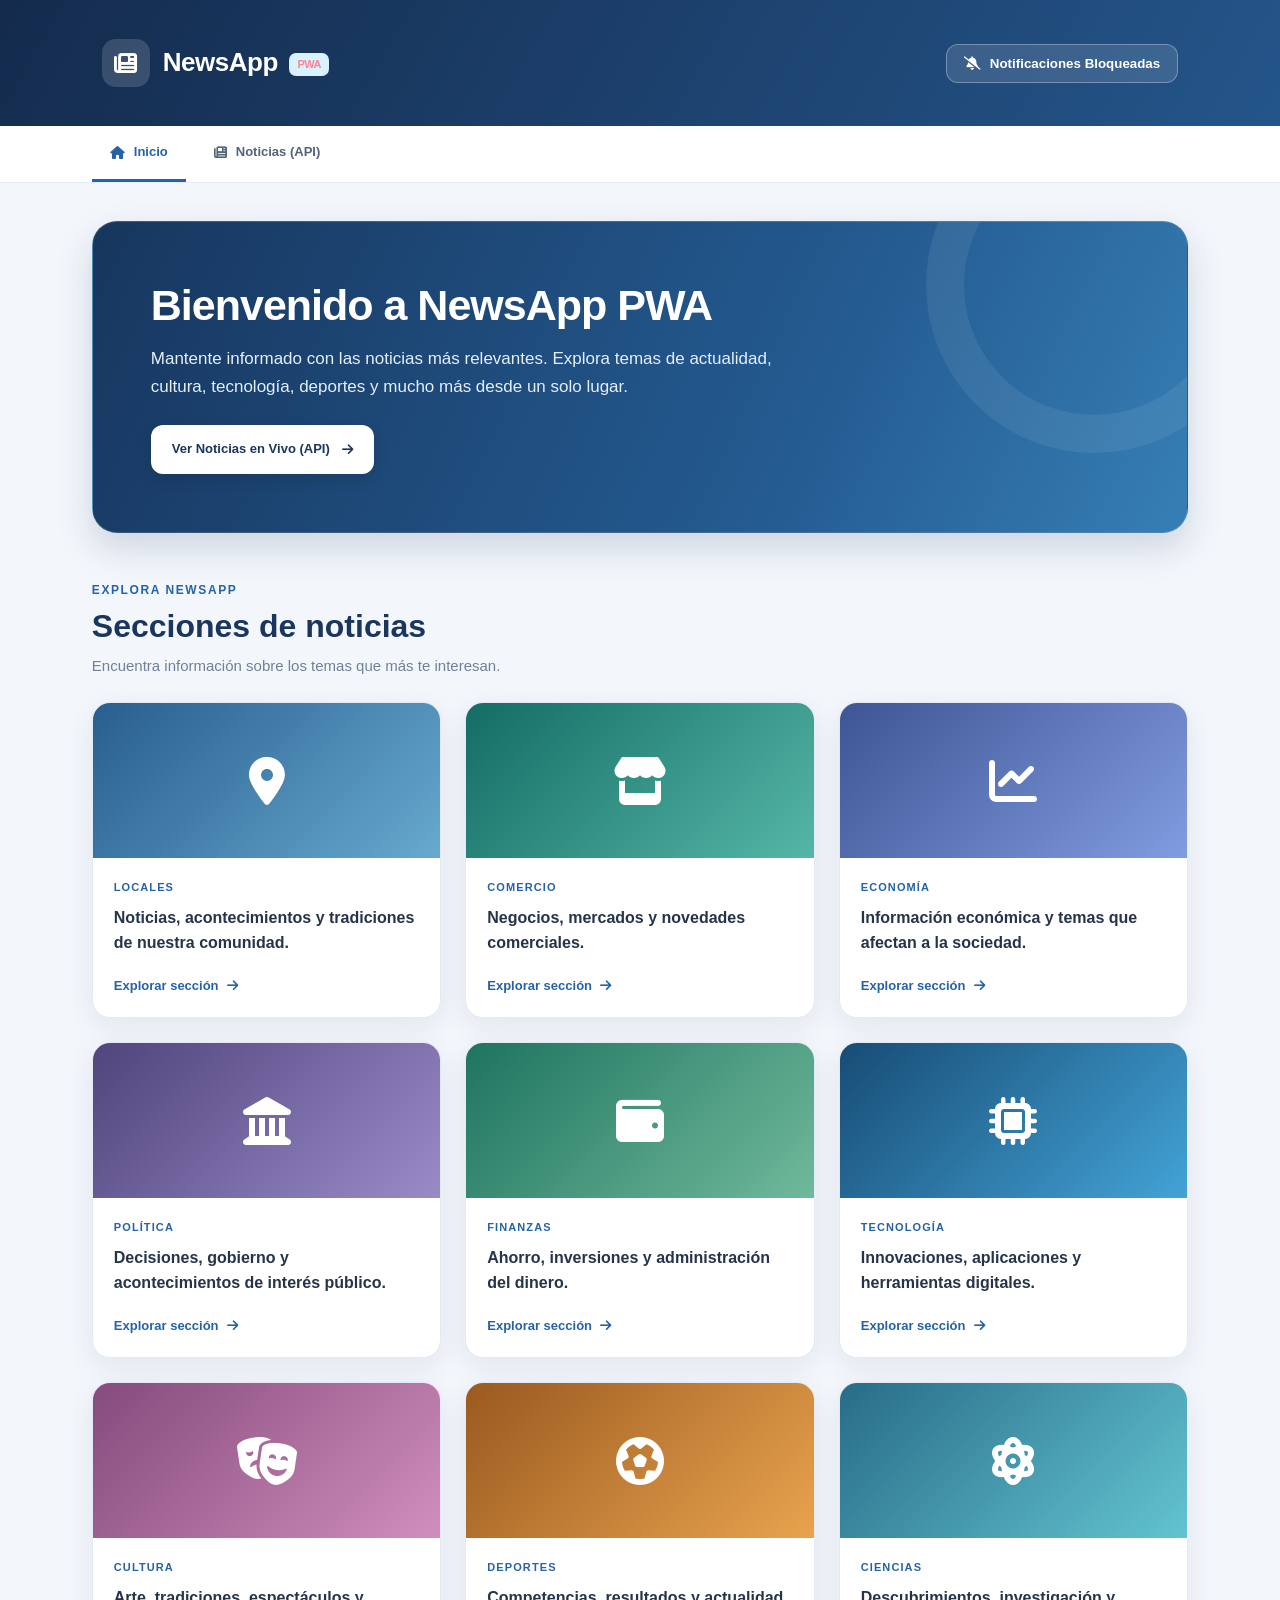
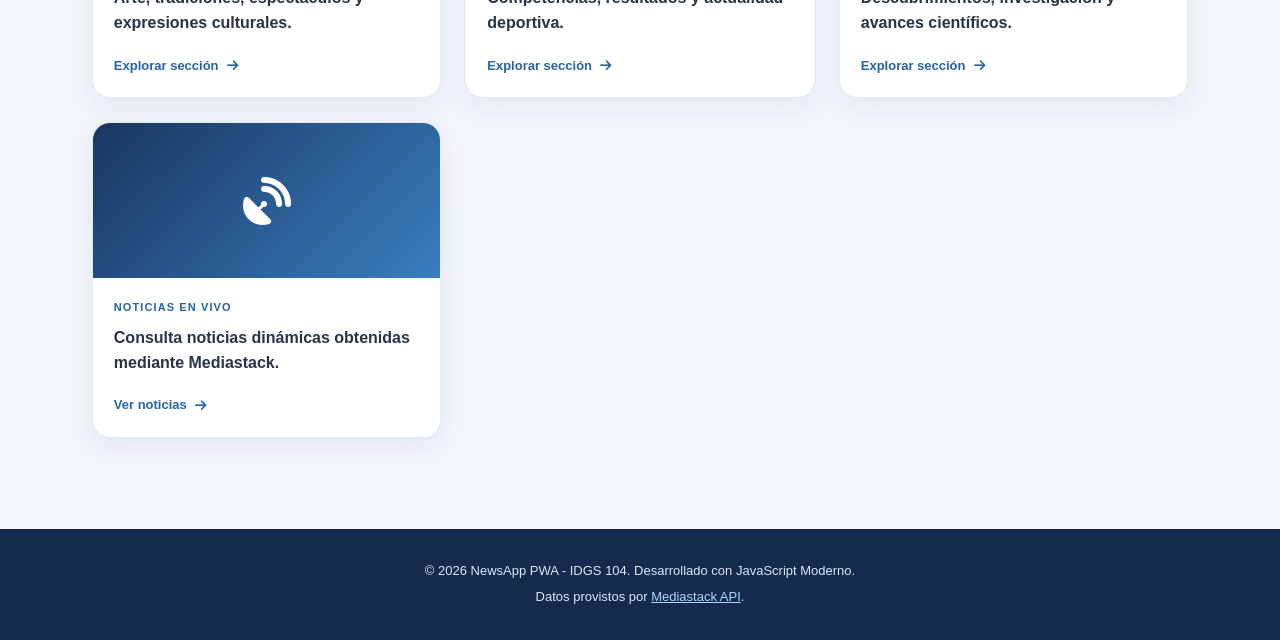
<file: index.html>
<!DOCTYPE html>
<html lang="es">
<head>
  <meta charset="UTF-8">
  <meta name="viewport" content="width=device-width, initial-scale=1.0">
  <title>NewsApp PWA - Inicio</title>

  <!-- ======================================================== -->
  <!-- [APP SHELL] Metaetiquetas de Configuración y PWA        -->
  <!-- ======================================================== -->
  <meta name="description" content="Portal de noticias en tiempo real con Mediastack API y soporte PWA">
  <meta name="theme-color" content="#1a365d">
  <meta name="apple-mobile-web-app-capable" content="yes">
  <meta name="apple-mobile-web-app-status-bar-style" content="black-translucent">
  <meta name="apple-mobile-web-app-title" content="NewsApp">

  <!-- Enlace al Web App Manifest con los iconos solicitados -->
  <link rel="manifest" href="./manifest.json">
  <link rel="apple-touch-icon" href="./icons/noticias-192.png">
  <link rel="icon" type="image/png" href="./icons/noticias-192.png">

  <!-- Font Awesome Icons -->
  <link rel="stylesheet" href="https://cdnjs.cloudflare.com/ajax/libs/font-awesome/6.5.1/css/all.min.css">

  <!-- Estilos del App Shell -->
  <link rel="stylesheet" href="./style.css">
</head>
<body>

  <!-- ======================================================== -->
  <!-- [APP SHELL] ENCABEZADO (HEADER)                          -->
  <!-- ======================================================== -->
  <header class="app-header">
    <div class="header-container">
      <div class="brand">
        <span class="brand-icon"><i class="fa-solid fa-newspaper"></i></span>
        <h1 class="brand-title">NewsApp <span class="badge-pwa">PWA</span></h1>
      </div>
      <div class="header-actions">
        <!-- Botón para solicitar / gestionar Notificaciones Nativas -->
        <button id="btn-notify" class="btn btn-notify" title="Activar notificaciones">
          <span class="icon"><i class="fa-solid fa-bell"></i></span>
          <span class="btn-text">Notificaciones</span>
        </button>
      </div>
    </div>
  </header>

  <!-- ======================================================== -->
  <!-- [APP SHELL] MENÚ DE NAVEGACIÓN ENTRE ARCHIVOS           -->
  <!-- Navegación que enlaza a diferentes secciones/archivos    -->
  <!-- ======================================================== -->

  <nav class="app-nav">
    <div class="nav-container">
      <a href="./index.html" class="nav-link active">
        <i class="fa-solid fa-house"></i> Inicio
      </a>

      <a href="./secciones/api.html" class="nav-link">
        <i class="fa-solid fa-newspaper"></i> Noticias (API)
      </a>
    </div>
  </nav>

  <!-- Banner de estado de conexión (Online / Offline) -->
  <div id="offline-banner" class="offline-banner hidden">
    <i class="fa-solid fa-triangle-exclamation"></i> Estás navegando en modo sin conexión (Offline). Mostrando recursos en caché.
  </div>

  <!-- ======================================================== -->
  <!-- [ÁREA PRINCIPAL - APP SHELL]                             -->
  <!-- Contenido principal de la página de inicio              -->
  <!-- ======================================================== -->
  <main class="app-main">
    <!-- Hero / Bienvenida -->
    <section class="hero-card">
      <h2>Bienvenido a NewsApp PWA</h2>
      <p>
        Mantente informado con las noticias más relevantes.
        Explora temas de actualidad, cultura, tecnología, deportes
        y mucho más desde un solo lugar.
      </p>
      <div class="hero-actions">
        <a href="./secciones/api.html" class="btn btn-primary-cta">
          Ver Noticias en Vivo (API) <i class="fa-solid fa-arrow-right"></i>
        </a>
      </div>
    </section>

    <!-- Sección de tarjetas informativas de la PWA -->
    <section class="news-section">
      <div class="section-heading">
        <div>
          <span class="eyebrow">EXPLORA NEWSAPP</span>
          <h2>Secciones de noticias</h2>
          <p>Encuentra información sobre los temas que más te interesan.</p>
        </div>
      </div>

      <div class="news-cards">

        <a href="./secciones/locales/locales.html" class="news-card modal-link">
          <div class="card-image image-locales">
            <i class="fa-solid fa-location-dot"></i>
          </div>
          <div class="news-card-content">
            <span class="news-category">LOCALES</span>
            <h3>Noticias, acontecimientos y tradiciones de nuestra comunidad.</h3>
            <span class="card-read">Explorar sección <i class="fa-solid fa-arrow-right"></i></span>
          </div>
        </a>

        <a href="./secciones/comercio/comercio.html" class="news-card modal-link">
          <div class="card-image image-comercio">
            <i class="fa-solid fa-store"></i>
          </div>
          <div class="news-card-content">
            <span class="news-category">COMERCIO</span>
            <h3>Negocios, mercados y novedades comerciales.</h3>
            <span class="card-read">Explorar sección <i class="fa-solid fa-arrow-right"></i></span>
          </div>
        </a>

        <a href="./secciones/economia/economia.html" class="news-card modal-link">
          <div class="card-image image-economia">
            <i class="fa-solid fa-chart-line"></i>
          </div>
          <div class="news-card-content">
            <span class="news-category">ECONOMÍA</span>
            <h3>Información económica y temas que afectan a la sociedad.</h3>
            <span class="card-read">Explorar sección <i class="fa-solid fa-arrow-right"></i></span>
          </div>
        </a>

        <a href="./secciones/politica/politica.html" class="news-card modal-link">
          <div class="card-image image-politica">
            <i class="fa-solid fa-landmark"></i>
          </div>
          <div class="news-card-content">
            <span class="news-category">POLÍTICA</span>
            <h3>Decisiones, gobierno y acontecimientos de interés público.</h3>
            <span class="card-read">Explorar sección <i class="fa-solid fa-arrow-right"></i></span>
          </div>
        </a>

        <a href="./secciones/finanzas/finanzas.html" class="news-card modal-link">
          <div class="card-image image-finanzas">
            <i class="fa-solid fa-wallet"></i>
          </div>
          <div class="news-card-content">
            <span class="news-category">FINANZAS</span>
            <h3>Ahorro, inversiones y administración del dinero.</h3>
            <span class="card-read">Explorar sección <i class="fa-solid fa-arrow-right"></i></span>
          </div>
        </a>

        <a href="./secciones/tecnologia/tecnologia.html" class="news-card modal-link">
          <div class="card-image image-tecnologia">
            <i class="fa-solid fa-microchip"></i>
          </div>
          <div class="news-card-content">
            <span class="news-category">TECNOLOGÍA</span>
            <h3>Innovaciones, aplicaciones y herramientas digitales.</h3>
            <span class="card-read">Explorar sección <i class="fa-solid fa-arrow-right"></i></span>
          </div>
        </a>

        <a href="./secciones/cultura/cultura.html" class="news-card modal-link">
          <div class="card-image image-cultura">
            <i class="fa-solid fa-masks-theater"></i>
          </div>
          <div class="news-card-content">
            <span class="news-category">CULTURA</span>
            <h3>Arte, tradiciones, espectáculos y expresiones culturales.</h3>
            <span class="card-read">Explorar sección <i class="fa-solid fa-arrow-right"></i></span>
          </div>
        </a>

        <a href="./secciones/deportes/deportes.html" class="news-card modal-link">
          <div class="card-image image-deportes">
            <i class="fa-solid fa-futbol"></i>
          </div>
          <div class="news-card-content">
            <span class="news-category">DEPORTES</span>
            <h3>Competencias, resultados y actualidad deportiva.</h3>
            <span class="card-read">Explorar sección <i class="fa-solid fa-arrow-right"></i></span>
          </div>
        </a>

        <a href="./secciones/ciencias/ciencias.html" class="news-card modal-link">
          <div class="card-image image-ciencias">
            <i class="fa-solid fa-atom"></i>
          </div>
          <div class="news-card-content">
            <span class="news-category">CIENCIAS</span>
            <h3>Descubrimientos, investigación y avances científicos.</h3>
            <span class="card-read">Explorar sección <i class="fa-solid fa-arrow-right"></i></span>
          </div>
        </a>

        <a href="./secciones/api.html" class="news-card">
          <div class="card-image image-api">
            <i class="fa-solid fa-satellite-dish"></i>
          </div>
          <div class="news-card-content">
            <span class="news-category">NOTICIAS EN VIVO</span>
            <h3>Consulta noticias dinámicas obtenidas mediante Mediastack.</h3>
            <span class="card-read">
              Ver noticias <i class="fa-solid fa-arrow-right"></i>
            </span>
          </div>
        </a>

      </div>
    </section>
  </main>

  <!-- ======================================================== -->
  <!-- [APP SHELL] PIE DE PÁGINA (FOOTER)                       -->
  <!-- ======================================================== -->
  <footer class="app-footer">
    <div class="footer-container">
      <p>&copy; 2026 NewsApp PWA - IDGS 104. Desarrollado con JavaScript Moderno.</p>
      <p class="api-attribution">
        Datos provistos por <a href="https://mediastack.com/" target="_blank" rel="noopener noreferrer">Mediastack API</a>.
      </p>
    </div>
  </footer>
  <!-- Modal para navegar entre las secciones -->
  <div id="section-modal" class="section-modal" aria-hidden="true">
    <div class="modal-backdrop" data-close-modal></div>

    <section class="modal-window"
      role="dialog"
      aria-modal="true"
      aria-labelledby="modal-title">

      <header class="modal-header">
        <div class="modal-heading">
          <i class="fa-solid fa-newspaper"></i>
          <div>
            <h2 id="modal-title">NewsApp</h2>
            <p>Contenido de la sección</p>
          </div>
        </div>

        <button id="close-modal" class="modal-close"
          aria-label="Cerrar ventana">
          <i class="fa-solid fa-xmark"></i>
        </button>
      </header>

      <div class="modal-loading" id="modal-loading">
        <i class="fa-solid fa-circle-notch fa-spin"></i>
        <p>Cargando sección...</p>
      </div>

      <iframe id="section-frame"
        title="Contenido de la sección"
        src="about:blank"></iframe>
    </section>
  </div>

  <!-- Script principal del cliente -->
  <script src="./app.js"></script>
  <script>
  (() => {
    const modal = document.getElementById("section-modal");
    const frame = document.getElementById("section-frame");
    const title = document.getElementById("modal-title");
    const loading = document.getElementById("modal-loading");
    const closeButton = document.getElementById("close-modal");

    if (!modal || !frame || !title || !loading || !closeButton) return;

    let previousFocus = null;

    function openModal(url, label) {
      previousFocus = document.activeElement;

      title.textContent = label || "NewsApp";
      loading.style.display = "flex";
      frame.style.visibility = "hidden";

      modal.classList.add("is-open");
      modal.setAttribute("aria-hidden", "false");
      document.body.classList.add("modal-open");

      frame.src = url;
      closeButton.focus();
    }

    function closeModal() {
      modal.classList.remove("is-open");
      modal.setAttribute("aria-hidden", "true");
      document.body.classList.remove("modal-open");

      frame.src = "about:blank";
      frame.style.visibility = "hidden";
      loading.style.display = "none";

      if (previousFocus && previousFocus.focus) {
        previousFocus.focus();
      }
    }

    document.addEventListener("click", (event) => {
      const link = event.target.closest("a.modal-link");
      if (!link) return;

      if (
        event.ctrlKey || event.metaKey || event.shiftKey ||
        event.altKey || link.target === "_blank"
      ) return;

      const url = new URL(link.href, window.location.href);

      if (url.origin !== window.location.origin) return;

      event.preventDefault();

      const label = link.textContent.replace(/\s+/g, " ").trim();
      openModal(url.href, label);
    });

    frame.addEventListener("load", () => {
      if (frame.src === "about:blank") return;

      loading.style.display = "none";
      frame.style.visibility = "visible";

      try {
        const frameTitle = frame.contentDocument.title;
        if (frameTitle) title.textContent = frameTitle;
      } catch (_) {}
    });

    closeButton.addEventListener("click", closeModal);

    modal.querySelectorAll("[data-close-modal]").forEach((element) => {
      element.addEventListener("click", closeModal);
    });

    document.addEventListener("keydown", (event) => {
      if (event.key === "Escape" && modal.classList.contains("is-open")) {
        closeModal();
      }
    });
  })();
  </script>
</body>
</html>
</file>
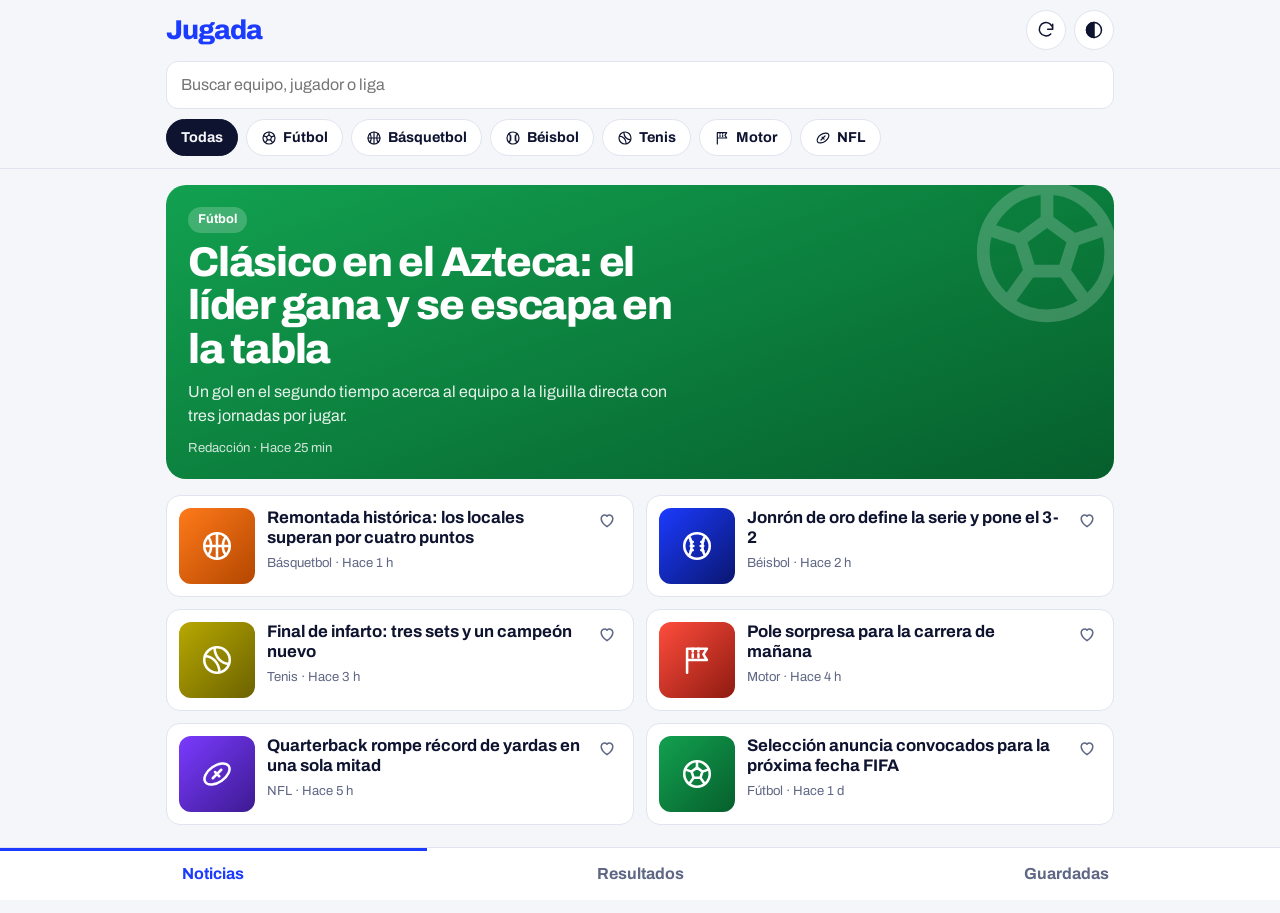
<file: html/deportes.html>
<!DOCTYPE html>
<html lang="es">
<head>
<meta charset="utf-8">
<meta name="viewport" content="width=device-width, initial-scale=1, viewport-fit=cover">
<title>Jugada · Noticias deportivas</title>
<meta name="description" content="Noticias y resultados deportivos en tiempo real.">
<meta name="theme-color" content="#1B3BFF">
<link rel="icon" href="data:image/svg+xml,%3Csvg xmlns='http://www.w3.org/2000/svg' viewBox='0 0 512 512'%3E%3Crect width='512' height='512' rx='96' fill='%231B3BFF'/%3E%3Cpath d='M150 360l70-210h60l-70 210z' fill='%23fff'/%3E%3Ccircle cx='330' cy='170' r='34' fill='%23FF4D3D'/%3E%3C/svg%3E">
<link rel="preconnect" href="https://fonts.googleapis.com">
<link rel="preconnect" href="https://fonts.gstatic.com" crossorigin>
<link href="https://fonts.googleapis.com/css2?family=Archivo:wght@400;500;700;800&display=swap" rel="stylesheet">
<style>
:root{
  --bg:#F5F6FA; --card:#fff; --ink:#0E1330; --muted:#5F6785; --line:#E1E4EF;
  --brand:#1B3BFF; --brand-ink:#fff; --hot:#FF4D3D; --ok:#12A150;
  --r:14px; --font:"Archivo",system-ui,-apple-system,"Segoe UI",Roboto,sans-serif;
  --safe-t:env(safe-area-inset-top,0px); --safe-b:env(safe-area-inset-bottom,0px);
}
@media (prefers-color-scheme:dark){:root:not([data-theme="light"]){--bg:#090C1C;--card:#131833;--ink:#EEF0FB;--muted:#9AA2C4;--line:#232A4D;--brand:#5B73FF}}
:root[data-theme="dark"]{--bg:#090C1C;--card:#131833;--ink:#EEF0FB;--muted:#9AA2C4;--line:#232A4D;--brand:#5B73FF}
*{box-sizing:border-box}
html{height:100%}
body{margin:0;min-height:100%;background:var(--bg);color:var(--ink);font:400 1rem/1.5 var(--font);-webkit-font-smoothing:antialiased;padding-bottom:calc(72px + var(--safe-b))}
button{font:inherit;color:inherit;cursor:pointer}
:focus-visible{outline:3px solid var(--hot);outline-offset:2px}

.offline{background:var(--hot);color:#fff;text-align:center;font-weight:700;font-size:.85rem;padding:calc(6px + var(--safe-t)) 12px 6px}
.bar{position:sticky;top:0;z-index:10;background:var(--bg);padding-top:var(--safe-t);border-bottom:1px solid var(--line)}
.bar-in{display:flex;align-items:center;justify-content:space-between;gap:10px;max-width:980px;margin:0 auto;padding:10px 16px 0}
.logo{margin:0;font-weight:800;font-size:1.7rem;letter-spacing:-.04em;color:var(--brand)}
.bar-actions{display:flex;gap:8px;align-items:center}
.icon{width:40px;height:40px;border-radius:50%;border:1px solid var(--line);background:var(--card);font-size:1.1rem}
.icon.spin{animation:spin .8s linear infinite}
@keyframes spin{to{transform:rotate(360deg)}}
.btn-sm{background:var(--brand);color:var(--brand-ink);border:0;border-radius:999px;padding:8px 14px;font-weight:700;font-size:.85rem}
.search{width:100%;padding:11px 14px;border:1px solid var(--line);border-radius:12px;background:var(--card);color:var(--ink);font:inherit}
.chips{display:flex;gap:8px;overflow-x:auto;max-width:980px;margin:0 auto;padding:10px 16px 12px;scrollbar-width:none}
.chips::-webkit-scrollbar{display:none}
.chip{flex:0 0 auto;border:1px solid var(--line);background:var(--card);border-radius:999px;padding:7px 14px;font-weight:700;font-size:.9rem}
.chip[aria-pressed="true"]{background:var(--ink);color:var(--bg);border-color:var(--ink)}

.view{max-width:980px;margin:0 auto;padding:16px}
.hero{position:relative;display:flex;flex-direction:column;justify-content:flex-end;min-height:280px;border-radius:20px;padding:22px;color:#fff;overflow:hidden;cursor:pointer;background:linear-gradient(160deg,var(--c1,#1B3BFF),var(--c2,#0A1670));border:0;width:100%;text-align:left}
.hero>*{position:relative}.hero>.hero-ic{position:absolute;right:-18px;top:-18px;opacity:.2;pointer-events:none}
.hero h2{margin:8px 0 8px;font-weight:800;font-size:clamp(1.7rem,6vw,2.6rem);line-height:1.05;letter-spacing:-.03em;max-width:20ch}
.hero p{margin:0 0 10px;opacity:.9;max-width:56ch}
.pill{align-self:flex-start;background:rgba(255,255,255,.2);border-radius:999px;padding:3px 10px;font-weight:700;font-size:.8rem}
.grid{display:grid;gap:12px;margin-top:16px}
@media(min-width:720px){.grid{grid-template-columns:1fr 1fr}}
.card{display:grid;grid-template-columns:76px 1fr auto;gap:12px;align-items:start;background:var(--card);border:1px solid var(--line);border-radius:var(--r);padding:12px;text-align:left;width:100%}
.thumb{width:76px;height:76px;border-radius:12px;display:grid;place-items:center;font-size:2rem;background:linear-gradient(135deg,var(--c1),var(--c2))}
.card h3{margin:0 0 4px;font-size:1.05rem;line-height:1.2;font-weight:700}
.meta{color:var(--muted);font-size:.82rem}
.save{border:0;background:none;font-size:1.3rem;padding:2px 4px;color:var(--muted)}
.save[aria-pressed="true"]{color:var(--hot)}

.league{margin:18px 0 8px;font-weight:800;font-size:1rem}
.match{display:grid;grid-template-columns:1fr auto;gap:4px 12px;background:var(--card);border:1px solid var(--line);border-radius:var(--r);padding:12px 14px;margin-bottom:8px}
.match .t{display:flex;justify-content:space-between;font-weight:700}
.match .t b{font-variant-numeric:tabular-nums}
.match .st{grid-column:1/-1;font-size:.8rem;color:var(--muted)}
.match.live .st{color:var(--hot);font-weight:700}
.match.live .st::before{content:"● "}

.empty{text-align:center;color:var(--muted);padding:48px 0}
.skel{height:100px;border-radius:var(--r);background:linear-gradient(90deg,var(--line),var(--card),var(--line));background-size:200% 100%;animation:sh 1.2s infinite;margin-bottom:12px}
@keyframes sh{to{background-position:-200% 0}}

.tabbar{position:fixed;left:0;right:0;bottom:0;z-index:10;display:flex;background:var(--card);border-top:1px solid var(--line);padding-bottom:var(--safe-b)}
.tabbar button{flex:1;border:0;background:none;padding:14px 4px;font-weight:700;color:var(--muted)}
.tabbar button[aria-current="page"]{color:var(--brand);box-shadow:inset 0 3px 0 var(--brand)}
.badge{background:var(--hot);color:#fff;border-radius:999px;font-size:.7rem;padding:1px 6px;margin-left:4px}

.sheet{border:0;border-radius:20px 20px 0 0;padding:0;width:min(680px,100%);max-height:88vh;margin:auto auto 0;background:var(--card);color:var(--ink)}
.sheet::backdrop{background:rgba(5,8,25,.6)}
.sheet article{padding:22px 20px calc(24px + var(--safe-b))}
.sheet h2{font-size:1.7rem;line-height:1.1;letter-spacing:-.02em;margin:10px 0}
.sheet .actions{display:flex;gap:8px;margin-top:18px;flex-wrap:wrap}
.btn{border:1px solid var(--line);background:var(--bg);border-radius:10px;padding:10px 16px;font-weight:700}
.btn.main{background:var(--brand);color:var(--brand-ink);border-color:var(--brand)}
.toast{position:fixed;left:50%;bottom:calc(86px + var(--safe-b));transform:translate(-50%,20px);background:var(--ink);color:var(--bg);padding:10px 16px;border-radius:10px;font-weight:700;font-size:.9rem;opacity:0;pointer-events:none;transition:.2s;z-index:30}
.toast.on{opacity:1;transform:translate(-50%,0)}
@media(prefers-reduced-motion:reduce){*{animation:none!important;transition:none!important}}

.ic{display:inline-block;vertical-align:-.2em;flex:none}
.thumb .ic{color:#fff}
.icon{display:grid;place-items:center;padding:0}
.chip{display:inline-flex;align-items:center;gap:6px}
.save{display:grid;place-items:center}

</style>
</head>
<body>
<div id="offline" class="offline" role="status" hidden>Sin conexión. Mostrando contenido guardado.</div>

<header class="bar">
  <div class="bar-in">
    <h1 class="logo">Jugada</h1>
    <div class="bar-actions">
      <button id="refresh" class="icon" aria-label="Actualizar noticias"><svg class="ic" width="20" height="20" viewBox="0 0 24 24" fill="none" stroke="currentColor" stroke-width="1.8" stroke-linecap="round" stroke-linejoin="round" aria-hidden="true"><path d="M20 11a8 8 0 1 0-2.3 5.7M20 5v6h-6"/></svg></button>
      <button id="theme" class="icon" aria-label="Cambiar tema"><svg class="ic" width="20" height="20" viewBox="0 0 24 24" fill="none" stroke="currentColor" stroke-width="1.8" aria-hidden="true"><circle cx="12" cy="12" r="9"/><path d="M12 3a9 9 0 0 0 0 18z" fill="currentColor"/></svg></button>
    </div>
  </div>
  <div class="bar-in">
    <input id="q" class="search" type="search" placeholder="Buscar equipo, jugador o liga" aria-label="Buscar">
  </div>
  <nav id="chips" class="chips" aria-label="Deportes"></nav>
</header>

<main id="view" class="view" aria-live="polite"></main>

<nav class="tabbar" aria-label="Secciones">
  <button data-view="news" aria-current="page">Noticias</button>
  <button data-view="scores">Resultados</button>
  <button data-view="saved">Guardadas <span id="count" class="badge" hidden>0</span></button>
</nav>

<dialog id="sheet" class="sheet" aria-labelledby="sheet-title">
  <article id="sheet-body"></article>
</dialog>

<div id="toast" class="toast" role="status"></div>

<script>
"use strict";
/* ============ CONFIG ============ */
const API_URL = null; // Ej: "/api/deportes" -> debe devolver { scores:[], news:[] }
const SPORTS = {
  "Fútbol":["futbol","#12A150","#065F2C"],"Básquetbol":["basket","#FF7A1A","#B34700"],
  "Béisbol":["beisbol","#1B3BFF","#0A1670"],"Tenis":["tenis","#B7A800","#6B6200"],
  "Motor":["motor","#FF4D3D","#8E1A10"],"NFL":["nfl","#7A3BFF","#3D1A91"]
};
const ICONS = {
  futbol:'<circle cx="12" cy="12" r="9"/><path d="M12 7.5l3.8 2.8-1.4 4.4H9.6l-1.4-4.4z"/><path d="M12 7.5V3M15.8 10.3l4.2-1.4M14.4 14.7l2.6 3.6M9.6 14.7L7 18.3M8.2 10.3L4 8.9"/>',
  basket:'<circle cx="12" cy="12" r="9"/><path d="M3 12h18M12 3v18M5.6 5.6c3 3 3 9.8 0 12.8M18.4 5.6c-3 3-3 9.8 0 12.8"/>',
  beisbol:'<circle cx="12" cy="12" r="9"/><path d="M6.2 5.2c2.6 3.2 2.6 10.4 0 13.6M17.8 5.2c-2.6 3.2-2.6 10.4 0 13.6M7.4 8.5l1.6.6M7.6 12h1.8M7.4 15.5l1.6-.6M16.6 8.5L15 9.1M16.4 12h-1.8M16.6 15.5l-1.6-.6"/>',
  tenis:'<circle cx="12" cy="12" r="9"/><path d="M3.6 9.2c5.4.4 9.6 4.6 10.2 11.2M20.4 14.8c-5.4-.4-9.6-4.6-10.2-11.2"/>',
  motor:'<path d="M5 21V4M5 4h14l-2.5 4L19 12H5"/><path d="M9 4v8M13 4v8" stroke-dasharray="2 2"/>',
  nfl:'<ellipse cx="12" cy="12" rx="10" ry="5.8" transform="rotate(-35 12 12)"/><path d="M9 15l6-6M10.6 10.6l1.2 1.2M12.4 12.4l1.2 1.2"/>',
  trofeo:'<path d="M8 4h8v5a4 4 0 0 1-8 0zM8 6H4v1a4 4 0 0 0 4 4M16 6h4v1a4 4 0 0 1-4 4M12 13v4M8 20h8M10 17h4"/>',
  heart:'<path d="M12 20s-7-4.4-7-10a4 4 0 0 1 7-2.5A4 4 0 0 1 19 10c0 5.6-7 10-7 10z"/>'
};
const ic = (k,s=20,fill=false) => `<svg class="ic" width="${s}" height="${s}" viewBox="0 0 24 24" fill="${fill?"currentColor":"none"}" stroke="currentColor" stroke-width="1.8" stroke-linecap="round" stroke-linejoin="round" aria-hidden="true">${ICONS[k]||ICONS.trofeo}</svg>`;
const SAMPLE = {
  scores:[
    {l:"Liga MX",a:"América",ah:2,b:"Chivas",bh:1,st:"74'",live:true},
    {l:"Liga MX",a:"Cruz Azul",ah:0,b:"Pumas",bh:0,st:"Hoy 20:00"},
    {l:"NBA",a:"Lakers",ah:108,b:"Celtics",bh:104,st:"Final"},
    {l:"MLB",a:"Yankees",ah:3,b:"Dodgers",bh:5,st:"Final"}
  ],
  news:[
    {id:1,c:"Fútbol",t:"Clásico en el Azteca: el líder gana y se escapa en la tabla",s:"Un gol en el segundo tiempo acerca al equipo a la liguilla directa con tres jornadas por jugar.",src:"Redacción",ts:Date.now()-25*6e4,url:"#"},
    {id:2,c:"Básquetbol",t:"Remontada histórica: los locales superan por cuatro puntos",s:"Con 38 puntos de su figura, el equipo da vuelta un marcador adverso en el último cuarto.",src:"Redacción",ts:Date.now()-60*6e4,url:"#"},
    {id:3,c:"Béisbol",t:"Jonrón de oro define la serie y pone el 3-2",s:"El bateador designado conectó en la octava entrada y el bullpen cerró sin sobresaltos.",src:"Redacción",ts:Date.now()-2*36e5,url:"#"},
    {id:4,c:"Tenis",t:"Final de infarto: tres sets y un campeón nuevo",s:"El joven finalista salvó dos puntos de partido antes de levantar el trofeo.",src:"Redacción",ts:Date.now()-3*36e5,url:"#"},
    {id:5,c:"Motor",t:"Pole sorpresa para la carrera de mañana",s:"La clasificación se resolvió por 41 milésimas con pista cambiante.",src:"Redacción",ts:Date.now()-4*36e5,url:"#"},
    {id:6,c:"NFL",t:"Quarterback rompe récord de yardas en una sola mitad",s:"Cuatro pases de touchdown en el segundo cuarto definieron el partido.",src:"Redacción",ts:Date.now()-5*36e5,url:"#"},
    {id:7,c:"Fútbol",t:"Selección anuncia convocados para la próxima fecha FIFA",s:"Regresan dos titulares tras superar lesiones y hay tres debutantes.",src:"Redacción",ts:Date.now()-26*36e5,url:"#"}
  ]
};

/* ============ ESTADO ============ */
const $ = s => document.querySelector(s);
const esc = s => String(s).replace(/[&<>"']/g,m=>({"&":"&amp;","<":"&lt;",">":"&gt;",'"':"&quot;","'":"&#39;"}[m]));
const store = {
  get(k,d){try{return JSON.parse(localStorage.getItem(k))??d}catch{return d}},
  set(k,v){try{localStorage.setItem(k,JSON.stringify(v))}catch{}}
};
const S = {data:{scores:[],news:[]}, view:"news", cat:"Todas", q:"", saved:new Set(store.get("saved",[])), loaded:false};

const ago = ts => {
  const m = Math.max(1,Math.round((Date.now()-ts)/6e4));
  return m<60?`Hace ${m} min`:m<1440?`Hace ${Math.round(m/60)} h`:`Hace ${Math.round(m/1440)} d`;
};
const sport = c => SPORTS[c]||["trofeo","#1B3BFF","#0A1670"];
const colors = c => `--c1:${sport(c)[1]};--c2:${sport(c)[2]}`;
function toast(msg){const t=$("#toast");t.textContent=msg;t.classList.add("on");clearTimeout(toast.t);toast.t=setTimeout(()=>t.classList.remove("on"),2000)}

/* ============ DATOS ============ */
async function load(){
  $("#refresh").classList.add("spin");
  if(!S.loaded) $("#view").innerHTML='<div class="skel" style="height:280px"></div><div class="skel"></div><div class="skel"></div>';
  try{
    if(!API_URL){S.data=SAMPLE}
    else{const r=await fetch(API_URL,{cache:"no-store"});if(!r.ok)throw 0;S.data=await r.json()}
    store.set("cache",S.data);
  }catch{
    const c=store.get("cache");
    if(c){S.data=c;toast("No se pudo actualizar")} else S.data={scores:[],news:[]};
  }
  S.loaded=true;
  $("#refresh").classList.remove("spin");
  render();
}

/* ============ RENDER ============ */
function filtered(){
  const q=S.q.trim().toLowerCase();
  return S.data.news.filter(n=>
    (S.view!=="saved"||S.saved.has(n.id)) &&
    (S.cat==="Todas"||n.c===S.cat) &&
    (!q||`${n.t} ${n.s} ${n.c}`.toLowerCase().includes(q)));
}
function chips(){
  const cats=["Todas",...new Set(S.data.news.map(n=>n.c))];
  $("#chips").innerHTML=cats.map(c=>`<button class="chip" aria-pressed="${c===S.cat}" data-c="${esc(c)}">${c!=="Todas"?ic(sport(c)[0],16):""}${esc(c)}</button>`).join("");
  $("#chips").hidden = S.view==="scores";
}
function card(n){
  const sv=S.saved.has(n.id);
  return `<div class="card" data-id="${n.id}" role="button" tabindex="0">
    <div class="thumb" style="${colors(n.c)}">${ic(sport(n.c)[0],34)}</div>
    <div><h3>${esc(n.t)}</h3><div class="meta">${esc(n.c)} · ${ago(n.ts)}</div></div>
    <button class="save" data-save="${n.id}" aria-pressed="${sv}" aria-label="${sv?"Quitar de guardadas":"Guardar"}">${ic("heart",20,sv)}</button></div>`;
}
function render(){
  chips();
  document.querySelectorAll(".tabbar button").forEach(b=>{b.dataset.view===S.view?b.setAttribute("aria-current","page"):b.removeAttribute("aria-current")});
  const cnt=$("#count");cnt.textContent=S.saved.size;cnt.hidden=!S.saved.size;
  const v=$("#view");
  if(S.view==="scores"){
    const q=S.q.trim().toLowerCase();
    const list=S.data.scores.filter(m=>!q||`${m.a} ${m.b} ${m.l}`.toLowerCase().includes(q));
    if(!list.length){v.innerHTML='<p class="empty">No hay partidos para mostrar.</p>';return}
    const by=list.reduce((o,m)=>((o[m.l]=o[m.l]||[]).push(m),o),{});
    v.innerHTML=Object.entries(by).map(([l,ms])=>`<h2 class="league">${esc(l)}</h2>`+ms.map(m=>`
      <div class="match${m.live?" live":""}"><div class="t"><span>${esc(m.a)}</span><b>${esc(m.ah)}</b></div>
      <div class="t"><span>${esc(m.b)}</span><b>${esc(m.bh)}</b></div><div class="st">${esc(m.st)}</div></div>`).join("")).join("");
    return;
  }
  const items=filtered();
  if(!items.length){v.innerHTML=`<p class="empty">${S.view==="saved"?"Aún no guardas noticias. Toca el corazón en cualquier nota.":"Sin resultados. Prueba otra búsqueda o deporte."}</p>`;return}
  const [h,...rest]=S.view==="news"?items:[null,...items];
  v.innerHTML=(h?`<button class="hero" data-id="${h.id}" style="${colors(h.c)}">
      <span class="hero-ic">${ic(sport(h.c)[0],170)}</span><span class="pill">${esc(h.c)}</span><h2>${esc(h.t)}</h2><p>${esc(h.s)}</p><span class="meta" style="color:#fff;opacity:.8">${esc(h.src)} · ${ago(h.ts)}</span></button>`:"")
    +`<div class="grid">${rest.map(card).join("")}</div>`;
}

/* ============ DETALLE ============ */
function open(id){
  const n=S.data.news.find(x=>x.id==id);if(!n)return;
  const sv=S.saved.has(n.id);
  $("#sheet-body").innerHTML=`<span class="meta">${ic(sport(n.c)[0],14)} ${esc(n.c)} · ${esc(n.src)} · ${ago(n.ts)}</span>
    <h2 id="sheet-title">${esc(n.t)}</h2><p>${esc(n.s)}</p>
    <div class="actions"><a class="btn main" href="${esc(n.url)}" target="_blank" rel="noopener">Leer nota completa</a>
    <button class="btn" data-save="${n.id}">${sv?"Quitar de guardadas":"Guardar"}</button>
    <button class="btn" data-share="${n.id}">Compartir</button><button class="btn" data-close>Cerrar</button></div>`;
  $("#sheet").showModal();
}
async function share(id){
  const n=S.data.news.find(x=>x.id==id);if(!n)return;
  const data={title:n.t,text:n.s,url:n.url==="#"?location.href:n.url};
  try{if(navigator.share)await navigator.share(data);else{await navigator.clipboard.writeText(`${n.t} ${data.url}`);toast("Enlace copiado")}}catch{}
}
function toggleSave(id){
  id=Number.isNaN(+id)?id:+id;
  S.saved.has(id)?S.saved.delete(id):S.saved.add(id);
  store.set("saved",[...S.saved]);
  toast(S.saved.has(id)?"Guardada":"Quitada de guardadas");
  render();
}

/* ============ EVENTOS ============ */
document.addEventListener("click",e=>{
  const t=e.target;
  const sv=t.closest("[data-save]");if(sv){e.stopPropagation();toggleSave(sv.dataset.save);if($("#sheet").open)open(sv.dataset.save);return}
  const sh=t.closest("[data-share]");if(sh){share(sh.dataset.share);return}
  if(t.closest("[data-close]")||t===$("#sheet")){$("#sheet").close();return}
  const c=t.closest(".chip");if(c){S.cat=c.dataset.c;render();return}
  const tab=t.closest(".tabbar button");if(tab){S.view=tab.dataset.view;render();scrollTo({top:0});return}
  const it=t.closest("[data-id]");if(it)open(it.dataset.id);
});
document.addEventListener("keydown",e=>{if(e.key==="Enter"&&e.target.matches(".card"))open(e.target.dataset.id)});
$("#q").addEventListener("input",e=>{S.q=e.target.value;render()});
$("#refresh").addEventListener("click",load);
$("#theme").addEventListener("click",()=>{
  const r=document.documentElement;
  const dark=r.dataset.theme?r.dataset.theme==="dark":matchMedia("(prefers-color-scheme:dark)").matches;
  r.dataset.theme=dark?"light":"dark";store.set("theme",r.dataset.theme);
});
const th=store.get("theme");if(th)document.documentElement.dataset.theme=th;

/* Conexión */
const net=()=>{$("#offline").hidden=navigator.onLine};
addEventListener("online",()=>{net();load()});addEventListener("offline",net);net();

/* Actualización automática cada 2 min */
setInterval(()=>{if(navigator.onLine&&!document.hidden)load()},120000);
/* Manifest embebido (para "Agregar a pantalla de inicio") */
(()=>{const m={name:"Jugada · Noticias deportivas",short_name:"Jugada",display:"standalone",start_url:location.href,background_color:"#F5F6FA",theme_color:"#1B3BFF",lang:"es"};
const l=document.createElement("link");l.rel="manifest";l.href=URL.createObjectURL(new Blob([JSON.stringify(m)],{type:"application/manifest+json"}));document.head.appendChild(l)})();
load();

</script>
</body>
</html>
</file>
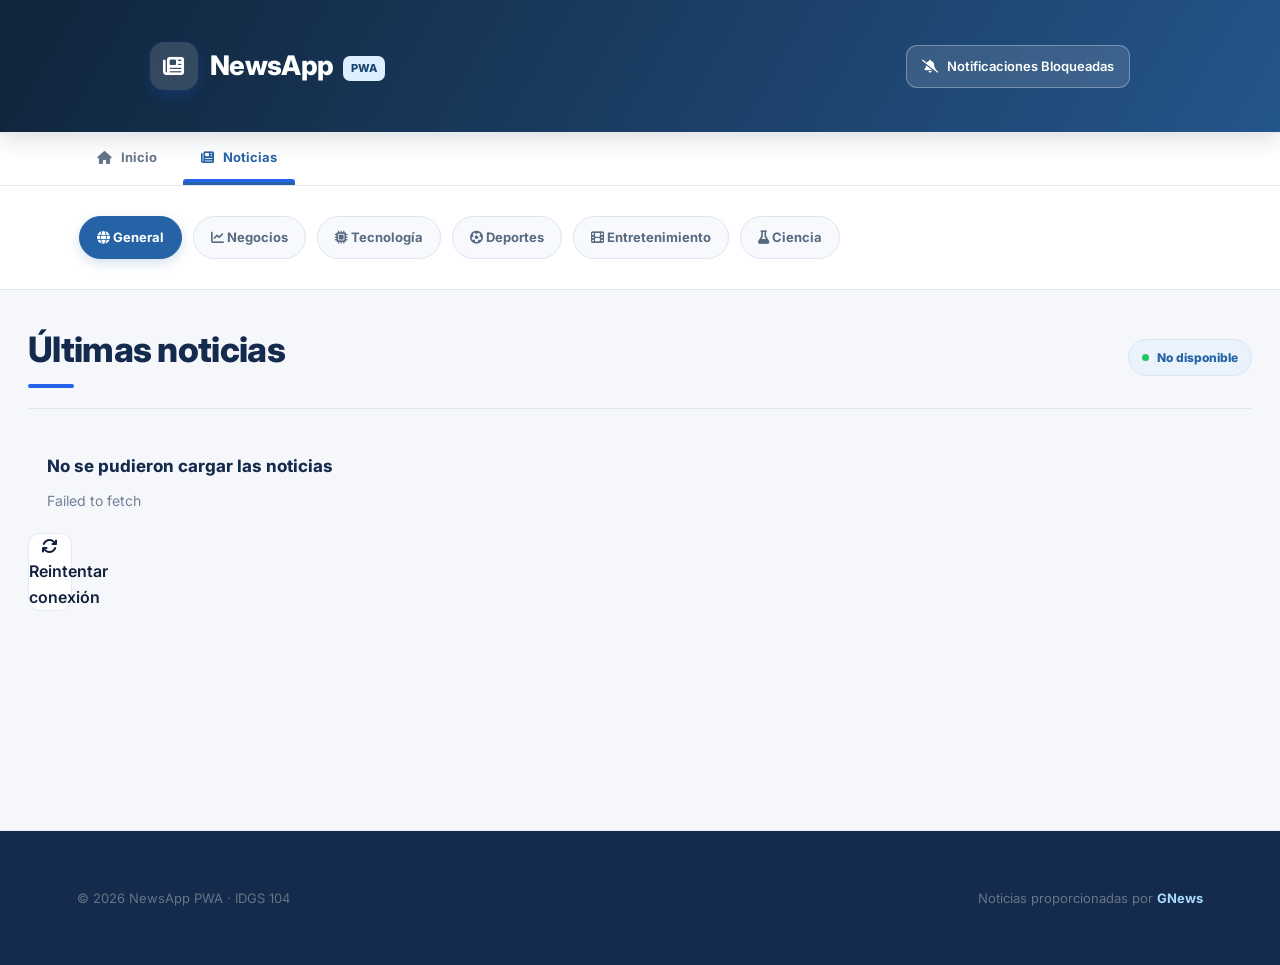
<file: secciones/api.html>
<!DOCTYPE html>
<html lang="es">
<head>
  <meta charset="UTF-8">
  <meta name="viewport" content="width=device-width, initial-scale=1.0">

  <title>NewsApp PWA | Noticias de actualidad</title>

  <meta name="description" content="Mantente informado con las noticias de actualidad de NewsApp.">
  <meta name="theme-color" content="#14213d">
  <meta name="apple-mobile-web-app-capable" content="yes">
  <meta name="apple-mobile-web-app-status-bar-style" content="black-translucent">
  <meta name="apple-mobile-web-app-title" content="NewsApp">

  <link rel="manifest" href="../manifest.json">
  <link rel="apple-touch-icon" href="../icons/noticias-192.png">
  <link rel="icon" type="image/png" href="../icons/noticias-192.png">

  <link rel="preconnect" href="https://fonts.googleapis.com">
  <link rel="preconnect" href="https://fonts.gstatic.com" crossorigin>
  <link href="https://fonts.googleapis.com/css2?family=Inter:wght@400;500;600;700;800&display=swap" rel="stylesheet">

  <link rel="stylesheet"
        href="https://cdnjs.cloudflare.com/ajax/libs/font-awesome/6.5.1/css/all.min.css">

  <link rel="stylesheet" href="../style.css">

  <style>
    :root {
      --news-primary: #14213d;
      --news-accent: #2563eb;
      --news-accent-light: #eff6ff;
      --news-background: #f5f7fb;
      --news-surface: #ffffff;
      --news-text: #182230;
      --news-muted: #687386;
      --news-border: #e5eaf2;
      --news-radius: 18px;
      --news-shadow: 0 8px 28px rgba(20, 33, 61, 0.07);
    }

    * {
      box-sizing: border-box;
    }

    body.api-page {
      margin: 0;
      background: var(--news-background);
      color: var(--news-text);
      font-family: "Inter", sans-serif;
      min-height: 100vh;
    }

    .api-page button,
    .api-page a {
      -webkit-tap-highlight-color: transparent;
    }

    /* Encabezado */
    .api-page .app-header {
      position: sticky;
      top: 0;
      z-index: 100;
      background: rgba(255, 255, 255, 0.96);
      backdrop-filter: blur(14px);
      border-bottom: 1px solid var(--news-border);
    }

    .api-page .header-container {
      width: min(1200px, 92%);
      min-height: 76px;
      margin: auto;
      display: flex;
      justify-content: space-between;
      align-items: center;
      gap: 20px;
    }

    .api-page .brand {
      display: flex;
      align-items: center;
      gap: 12px;
    }

    .api-page .brand-icon {
      width: 46px;
      height: 46px;
      display: grid;
      place-items: center;
      color: white;
      font-size: 21px;
      border-radius: 14px;
      background: linear-gradient(135deg, #14213d, #2563eb);
      box-shadow: 0 5px 14px rgba(37, 99, 235, 0.2);
    }

    .api-page .brand-title {
      margin: 0;
      color: var(--news-primary);
      font-size: 22px;
      font-weight: 800;
      letter-spacing: -0.8px;
    }

    .api-page .badge-pwa {
      display: inline-block;
      margin-left: 4px;
      padding: 4px 7px;
      border-radius: 6px;
      background: var(--news-accent-light);
      color: var(--news-accent);
      font-size: 10px;
      letter-spacing: 0;
      vertical-align: middle;
    }

    .api-page .header-actions {
      display: flex;
      align-items: center;
      gap: 10px;
    }

    .api-page .btn {
      min-height: 42px;
      border: 1px solid var(--news-border);
      border-radius: 12px;
      padding: 0 15px;
      font: inherit;
      font-size: 13px;
      font-weight: 600;
      cursor: pointer;
      transition: transform 0.2s, background 0.2s;
    }

    .api-page .btn:hover {
      transform: translateY(-2px);
    }

    .api-page .btn-notify {
      background: var(--news-primary);
      color: white;
      border-color: var(--news-primary);
    }

    .api-page .btn-secondary {
      width: 44px;
      padding: 0;
      background: white;
      color: var(--news-primary);
      font-size: 16px;
    }

    /* Navegación principal */
    .api-page .app-nav {
      background: white;
      border-bottom: 1px solid var(--news-border);
    }

    .api-page .nav-container {
      width: min(1200px, 92%);
      min-height: 52px;
      margin: auto;
      display: flex;
      align-items: center;
      gap: 28px;
    }

    .api-page .nav-link {
      position: relative;
      display: inline-flex;
      align-items: center;
      gap: 9px;
      height: 52px;
      color: var(--news-muted);
      text-decoration: none;
      font-size: 13px;
      font-weight: 600;
      transition: color 0.2s;
    }

    .api-page .nav-link:hover,
    .api-page .nav-link.active {
      color: var(--news-accent);
    }

    .api-page .nav-link.active::after {
      position: absolute;
      right: 0;
      bottom: 0;
      left: 0;
      height: 3px;
      border-radius: 3px 3px 0 0;
      background: var(--news-accent);
      content: "";
    }

    /* Contenido */
    .api-page .app-main {
      width: min(1200px, 92%);
      min-height: 60vh;
      margin: 0 auto;
      padding: 38px 0 55px;
    }

    .api-page .content-header {
      display: flex;
      justify-content: space-between;
      align-items: flex-end;
      flex-wrap: wrap;
      gap: 15px;
      margin-bottom: 24px;
    }

    .api-page .content-header h2 {
      margin: 0;
      color: var(--news-primary);
      font-size: clamp(25px, 3vw, 34px);
      font-weight: 800;
      letter-spacing: -1.2px;
    }

    .api-page .content-header h2::after {
      display: block;
      width: 46px;
      height: 4px;
      margin-top: 12px;
      border-radius: 4px;
      background: var(--news-accent);
      content: "";
    }

    .api-page .news-count {
      display: inline-flex;
      align-items: center;
      gap: 8px;
      padding: 9px 13px;
      border: 1px solid var(--news-border);
      border-radius: 30px;
      background: white;
      color: var(--news-muted);
      font-size: 12px;
      font-weight: 600;
    }

    .api-page .news-count::before {
      width: 7px;
      height: 7px;
      border-radius: 50%;
      background: #22c55e;
      content: "";
    }

    /* Categorías */
    .api-page .category-bar {
      margin: 0;
      padding: 15px 0;
      background: transparent;
    }

    .api-page .category-container {
      width: min(1200px, 92%);
      margin: auto;
      display: flex;
      gap: 10px;
      overflow-x: auto;
      padding: 2px 0 8px;
      scrollbar-width: thin;
    }

    .api-page .nav-pill {
      flex: 0 0 auto;
      padding: 11px 17px;
      border: 1px solid var(--news-border);
      border-radius: 30px;
      background: white;
      color: #526075;
      font: inherit;
      font-size: 12px;
      font-weight: 600;
      cursor: pointer;
      transition: all 0.2s ease;
    }

    .api-page .nav-pill:hover {
      border-color: #9bbcff;
      color: var(--news-accent);
      background: var(--news-accent-light);
    }

    .api-page .nav-pill.active {
      border-color: var(--news-accent);
      background: var(--news-accent);
      color: white;
      box-shadow: 0 5px 12px rgba(37, 99, 235, 0.2);
    }

    /* Aviso sin conexión */
    .api-page .offline-banner:not(.hidden) {
      width: min(1200px, 92%);
      margin: 10px auto;
      padding: 13px 16px;
      border: 1px solid #f3d28b;
      border-radius: 12px;
      background: #fff8e6;
      color: #8a5b08;
      font-size: 13px;
    }

    /* Cuadrícula de noticias */
    .api-page .news-grid {
      display: grid;
      grid-template-columns: repeat(3, minmax(0, 1fr));
      gap: 24px;
      align-items: stretch;
    }

    .api-page .news-card,
    .api-page .article-card,
    .api-page .news-item {
      min-width: 0;
      overflow: hidden;
      border: 1px solid var(--news-border);
      border-radius: var(--news-radius);
      background: var(--news-surface);
      box-shadow: var(--news-shadow);
      transition: transform 0.25s ease, box-shadow 0.25s ease;
    }

    .api-page .news-card:hover,
    .api-page .article-card:hover,
    .api-page .news-item:hover {
      transform: translateY(-5px);
      box-shadow: 0 15px 34px rgba(20, 33, 61, 0.12);
    }

    .api-page .news-card img,
    .api-page .article-card img,
    .api-page .news-item img {
      display: block;
      width: 100%;
      height: 210px;
      object-fit: cover;
      background: #e8edf5;
    }

    .api-page .news-card-content,
    .api-page .article-content,
    .api-page .news-item-content {
      padding: 20px;
    }

    .api-page .news-card h3,
    .api-page .article-card h3,
    .api-page .news-item h3 {
      margin: 12px 0 10px;
      color: var(--news-primary);
      font-size: 17px;
      line-height: 1.5;
      font-weight: 700;
    }

    .api-page .news-card p,
    .api-page .article-card p,
    .api-page .news-item p {
      color: var(--news-muted);
      font-size: 13px;
      line-height: 1.8;
    }

    .api-page .news-card a,
    .api-page .article-card a,
    .api-page .news-item a {
      color: var(--news-accent);
      font-weight: 700;
      text-decoration: none;
    }

    .api-page .news-card a:hover,
    .api-page .article-card a:hover,
    .api-page .news-item a:hover {
      text-decoration: underline;
    }

    .api-page .loading-state,
    .api-page .error-state,
    .api-page .empty-state {
      grid-column: 1 / -1;
      padding: 55px 20px;
      border: 1px dashed #cbd5e1;
      border-radius: var(--news-radius);
      background: white;
      color: var(--news-muted);
      text-align: center;
    }

    .api-page .spinner {
      width: 38px;
      height: 38px;
      margin: 0 auto 18px;
      border: 4px solid #e5edff;
      border-top-color: var(--news-accent);
      border-radius: 50%;
      animation: news-spin 0.8s linear infinite;
    }

    @keyframes news-spin {
      to { transform: rotate(360deg); }
    }

    /* Pie de página */
    .api-page .app-footer {
      border-top: 1px solid var(--news-border);
      background: white;
    }

    .api-page .footer-container {
      width: min(1200px, 92%);
      margin: auto;
      padding: 24px 0;
      display: flex;
      justify-content: space-between;
      align-items: center;
      flex-wrap: wrap;
      gap: 10px 20px;
    }

    .api-page .footer-container p {
      margin: 0;
      color: var(--news-muted);
      font-size: 11px;
      line-height: 1.7;
    }

    .api-page .api-attribution a {
      color: var(--news-accent);
      font-weight: 700;
      text-decoration: none;
    }

    @media (max-width: 900px) {
      .api-page .news-grid {
        grid-template-columns: repeat(2, minmax(0, 1fr));
        gap: 18px;
      }

      .api-page .news-card img,
      .api-page .article-card img,
      .api-page .news-item img {
        height: 190px;
      }
    }

    @media (max-width: 600px) {
      .api-page .header-container {
        min-height: 66px;
      }

      .api-page .brand-icon {
        width: 39px;
        height: 39px;
        font-size: 18px;
      }

      .api-page .brand-title {
        font-size: 19px;
      }

      .api-page .btn-notify {
        width: 42px;
        padding: 0;
      }

      .api-page .btn-notify .btn-text {
        display: none;
      }

      .api-page .header-actions {
        gap: 7px;
      }

      .api-page .nav-container {
        gap: 22px;
      }

      .api-page .app-main {
        padding-top: 28px;
      }

      .api-page .content-header {
        align-items: flex-start;
        flex-direction: column;
      }

      .api-page .news-grid {
        grid-template-columns: 1fr;
        gap: 18px;
      }

      .api-page .news-card img,
      .api-page .article-card img,
      .api-page .news-item img {
        height: 220px;
      }

      .api-page .footer-container {
        align-items: flex-start;
        flex-direction: column;
      }
    }

    @media (prefers-reduced-motion: reduce) {
      .api-page *,
      .api-page *::before,
      .api-page *::after {
        animation-duration: 0.01ms !important;
        transition-duration: 0.01ms !important;
      }
    }

    
    /* Tarjetas de noticias: estructura y distribución */
    .api-page .news-card {
      display: flex;
      flex-direction: column;
      height: 100%;
    }

    .api-page .news-image-wrapper {
      height: 210px;
      overflow: hidden;
      display: grid;
      place-items: center;
      background: #eaf0fa;
      color: #7890b5;
      font-size: 38px;
    }

    .api-page .news-image-wrapper img {
      width: 100%;
      height: 100%;
      object-fit: cover;
      transition: transform 0.35s ease;
    }

    .api-page .news-card:hover .news-image-wrapper img {
      transform: scale(1.04);
    }

    .api-page .news-image-wrapper.no-image {
      height: 150px;
      background: linear-gradient(135deg, #eaf0fa, #f7f9fd);
    }

    .api-page .news-card-content {
      display: flex;
      flex-direction: column;
      flex: 1;
      padding: 20px;
    }

    .api-page .news-meta {
      display: flex;
      justify-content: space-between;
      align-items: center;
      flex-wrap: wrap;
      gap: 8px;
      margin-bottom: 12px;
    }

    .api-page .news-category {
      padding: 6px 9px;
      border-radius: 6px;
      background: #eff6ff;
      color: #2563eb;
      font-size: 10px;
      font-weight: 800;
      text-transform: uppercase;
    }

    .api-page .news-date {
      color: #7b8798;
      font-size: 10px;
    }

    .api-page .news-card .news-title {
      display: -webkit-box;
      overflow: hidden;
      -webkit-box-orient: vertical;
      -webkit-line-clamp: 3;
      min-height: 0;
      margin: 0 0 12px;
      font-size: 17px;
      line-height: 1.5;
      overflow-wrap: anywhere;
    }

    .api-page .news-card .news-description {
      display: -webkit-box;
      overflow: hidden;
      -webkit-box-orient: vertical;
      -webkit-line-clamp: 4;
      margin: 0 0 22px;
      color: #687386;
      font-size: 13px;
      line-height: 1.8;
      overflow-wrap: anywhere;
    }

    .api-page .news-card-footer {
      display: flex;
      justify-content: space-between;
      align-items: center;
      flex-wrap: wrap;
      gap: 12px;
      margin-top: auto;
      padding-top: 15px;
      border-top: 1px solid #edf0f5;
    }

    .api-page .news-source {
      max-width: 55%;
      overflow-wrap: anywhere;
      color: #7b8798;
      font-size: 11px;
    }

    .api-page .news-source i {
      margin-right: 4px;
    }

    .api-page .news-card .news-read-more {
      display: inline-flex;
      align-items: center;
      gap: 7px;
      color: #2563eb;
      font-size: 12px;
      font-weight: 700;
      white-space: nowrap;
    }

    @media (max-width: 600px) {
      .api-page .news-image-wrapper {
        height: 220px;
      }

      .api-page .news-card-content {
        padding: 17px;
      }
    }

  </style>
</head>

<body class="api-page">

  <header class="app-header">
    <div class="header-container">
      <a href="../index.html" class="brand"
         style="text-decoration:none" aria-label="NewsApp, ir al inicio">
        <span class="brand-icon">
          <i class="fa-solid fa-newspaper"></i>
        </span>
        <h1 class="brand-title">
          NewsApp <span class="badge-pwa">PWA</span>
        </h1>
      </a>

      <div class="header-actions">
        <button id="btn-notify" class="btn btn-notify"
                title="Activar notificaciones" aria-label="Activar notificaciones">
          <span class="icon"><i class="fa-solid fa-bell"></i></span>
          <span class="btn-text">Notificaciones</span>
        </button>
      </div>
    </div>
  </header>

  <nav class="app-nav" aria-label="Navegación principal">
    <div class="nav-container">
      <a href="../index.html" class="nav-link">
        <i class="fa-solid fa-house"></i> Inicio
      </a>

      <a href="./api.html" class="nav-link active" aria-current="page">
        <i class="fa-solid fa-newspaper"></i> Noticias
      </a>
    </div>
  </nav>

  <div class="category-bar">
    <div class="category-container" aria-label="Filtrar noticias por categoría">
      <button class="nav-pill active" data-category="general" aria-pressed="true">
        <i class="fa-solid fa-globe"></i> General
      </button>
      <button class="nav-pill" data-category="business" aria-pressed="false">
        <i class="fa-solid fa-chart-line"></i> Negocios
      </button>
      <button class="nav-pill" data-category="technology" aria-pressed="false">
        <i class="fa-solid fa-microchip"></i> Tecnología
      </button>
      <button class="nav-pill" data-category="sports" aria-pressed="false">
        <i class="fa-solid fa-futbol"></i> Deportes
      </button>
      <button class="nav-pill" data-category="entertainment" aria-pressed="false">
        <i class="fa-solid fa-film"></i> Entretenimiento
      </button>
      <button class="nav-pill" data-category="science" aria-pressed="false">
        <i class="fa-solid fa-flask"></i> Ciencia
      </button>
    </div>
  </div>

  <div id="offline-banner" class="offline-banner hidden" role="status">
    <i class="fa-solid fa-triangle-exclamation"></i>
    Estás navegando sin conexión. Se mostrarán las noticias guardadas, si existen.
  </div>

  <main class="app-main">
    <section class="content-header">
      <div>
        <h2 id="section-title">Últimas noticias</h2>
      </div>

      <span id="news-count" class="news-count" aria-live="polite">
        Cargando noticias...
      </span>
    </section>

    <section id="news-container" class="news-grid"
             aria-label="Noticias disponibles" aria-live="polite">
      <div class="loading-state">
        <div class="spinner"></div>
        <p>Buscando las noticias más recientes...</p>
      </div>
    </section>
  </main>

  <footer class="app-footer">
    <div class="footer-container">
      <p>&copy; 2026 NewsApp PWA · IDGS 104</p>
      <p class="api-attribution">
        Noticias proporcionadas por
        <a href="https://gnews.io/" target="_blank" rel="noopener noreferrer">
          GNews
        </a>
      </p>
    </div>
  </footer>

  <script src="../app.js"></script>
</body>
</html>
</file>
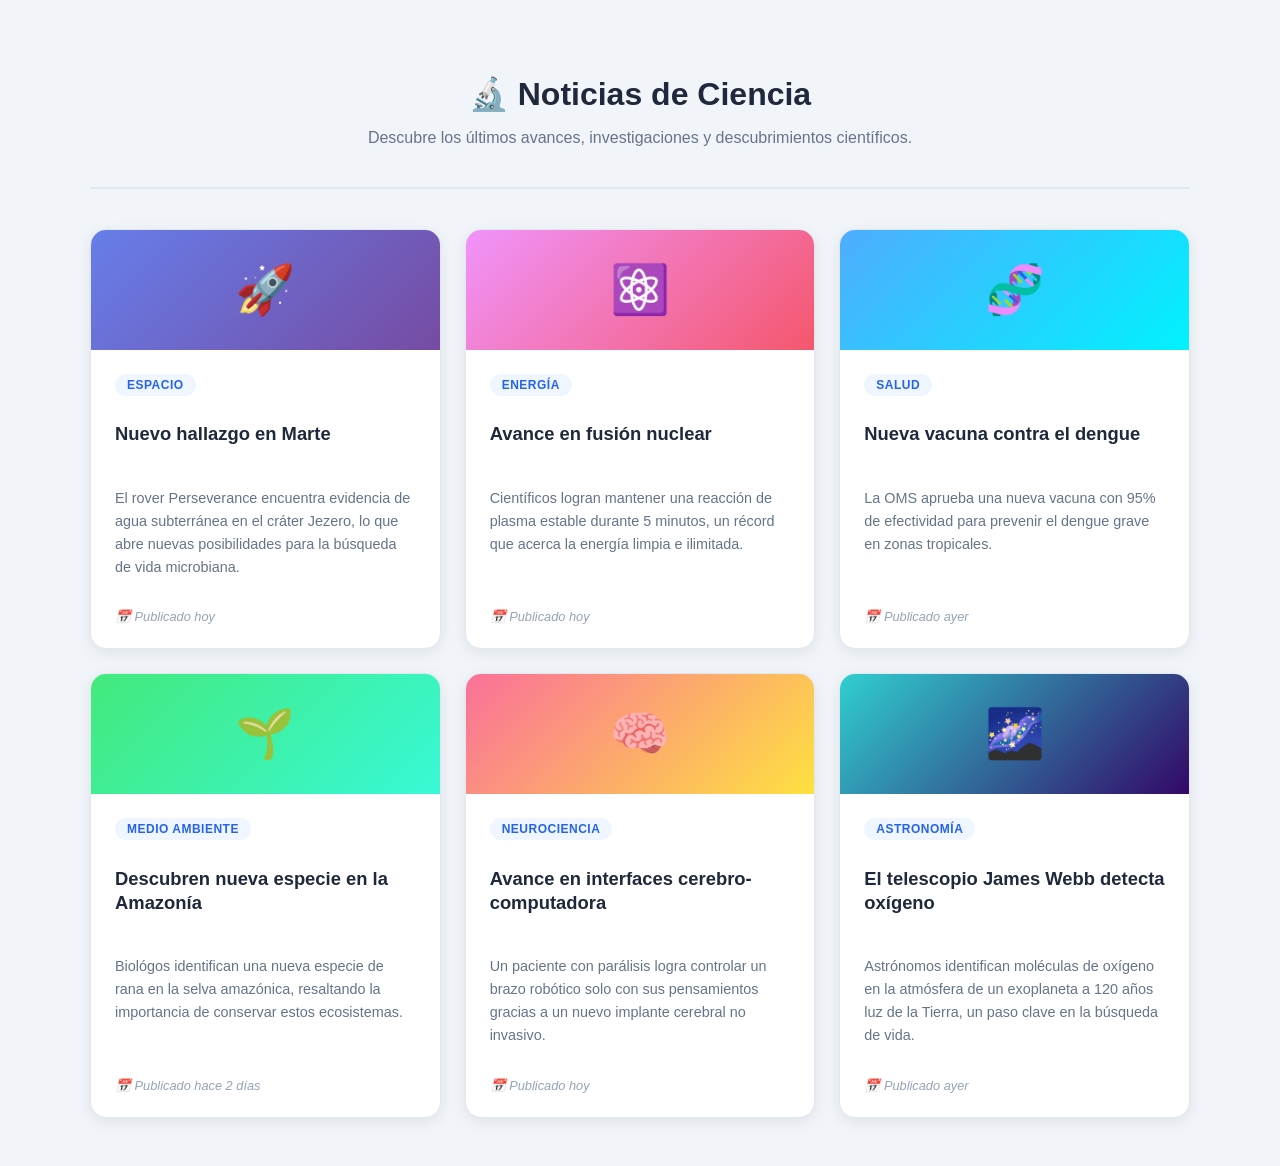
<file: secciones/ciencias/ciencias.html>
<!DOCTYPE html>
<html lang="es">
<head>
    <meta charset="UTF-8">
    <meta name="viewport" content="width=device-width, initial-scale=1.0">
    <title>Vista Previa - Sección Ciencias</title>
    
    <link rel="stylesheet" href="ciencias.css">
    
    <style>
        body {
            font-family: 'Inter', sans-serif;
            background-color: #f1f5f9;
            margin: 0;
            padding: 2rem;
        }
    </style>
</head>
<body>
    <div class="ciencias-container">
        <header class="ciencias-header">
            <h2>🔬 Noticias de Ciencia</h2>
            <p>Descubre los últimos avances, investigaciones y descubrimientos científicos.</p>
        </header>

        <div class="ciencias-grid">
            <!-- Noticia 1 -->
            <article class="noticia-card">
                <div class="noticia-imagen" style="background: linear-gradient(135deg, #667eea, #764ba2);">
                    <span>🚀</span>
                </div>
                <div class="noticia-contenido">
                    <span class="categoria">Espacio</span>
                    <h3>Nuevo hallazgo en Marte</h3>
                    <p>El rover Perseverance encuentra evidencia de agua subterránea en el cráter Jezero, lo que abre nuevas posibilidades para la búsqueda de vida microbiana.</p>
                    <small>📅 Publicado hoy</small>
                </div>
            </article>

            <!-- Noticia 2 -->
            <article class="noticia-card">
                <div class="noticia-imagen" style="background: linear-gradient(135deg, #f093fb, #f5576c);">
                    <span>⚛️</span>
                </div>
                <div class="noticia-contenido">
                    <span class="categoria">Energía</span>
                    <h3>Avance en fusión nuclear</h3>
                    <p>Científicos logran mantener una reacción de plasma estable durante 5 minutos, un récord que acerca la energía limpia e ilimitada.</p>
                    <small>📅 Publicado hoy</small>
                </div>
            </article>

            <!-- Noticia 3 -->
            <article class="noticia-card">
                <div class="noticia-imagen" style="background: linear-gradient(135deg, #4facfe, #00f2fe);">
                    <span>🧬</span>
                </div>
                <div class="noticia-contenido">
                    <span class="categoria">Salud</span>
                    <h3>Nueva vacuna contra el dengue</h3>
                    <p>La OMS aprueba una nueva vacuna con 95% de efectividad para prevenir el dengue grave en zonas tropicales.</p>
                    <small>📅 Publicado ayer</small>
                </div>
            </article>

            <!-- Noticia 4 -->
            <article class="noticia-card">
                <div class="noticia-imagen" style="background: linear-gradient(135deg, #43e97b, #38f9d7);">
                    <span>🌱</span>
                </div>
                <div class="noticia-contenido">
                    <span class="categoria">Medio Ambiente</span>
                    <h3>Descubren nueva especie en la Amazonía</h3>
                    <p>Biológos identifican una nueva especie de rana en la selva amazónica, resaltando la importancia de conservar estos ecosistemas.</p>
                    <small>📅 Publicado hace 2 días</small>
                </div>
            </article>

                    <!-- Noticia 5 -->
        <article class="noticia-card">
            <div class="noticia-imagen" style="background: linear-gradient(135deg, #fa709a, #fee140);">
                <span>🧠</span>
            </div>
            <div class="noticia-contenido">
                <span class="categoria">Neurociencia</span>
                <h3>Avance en interfaces cerebro-computadora</h3>
                <p>Un paciente con parálisis logra controlar un brazo robótico solo con sus pensamientos gracias a un nuevo implante cerebral no invasivo.</p>
                <small>📅 Publicado hoy</small>
            </div>
        </article>

        <!-- Noticia 6 -->
        <article class="noticia-card">
            <div class="noticia-imagen" style="background: linear-gradient(135deg, #30cfd0, #330867);">
                <span>🌌</span>
            </div>
            <div class="noticia-contenido">
                <span class="categoria">Astronomía</span>
                <h3>El telescopio James Webb detecta oxígeno</h3>
                <p>Astrónomos identifican moléculas de oxígeno en la atmósfera de un exoplaneta a 120 años luz de la Tierra, un paso clave en la búsqueda de vida.</p>
                <small>📅 Publicado ayer</small>
            </div>
        </article>
        </div>
    </div>

</body>
</html>
</file>
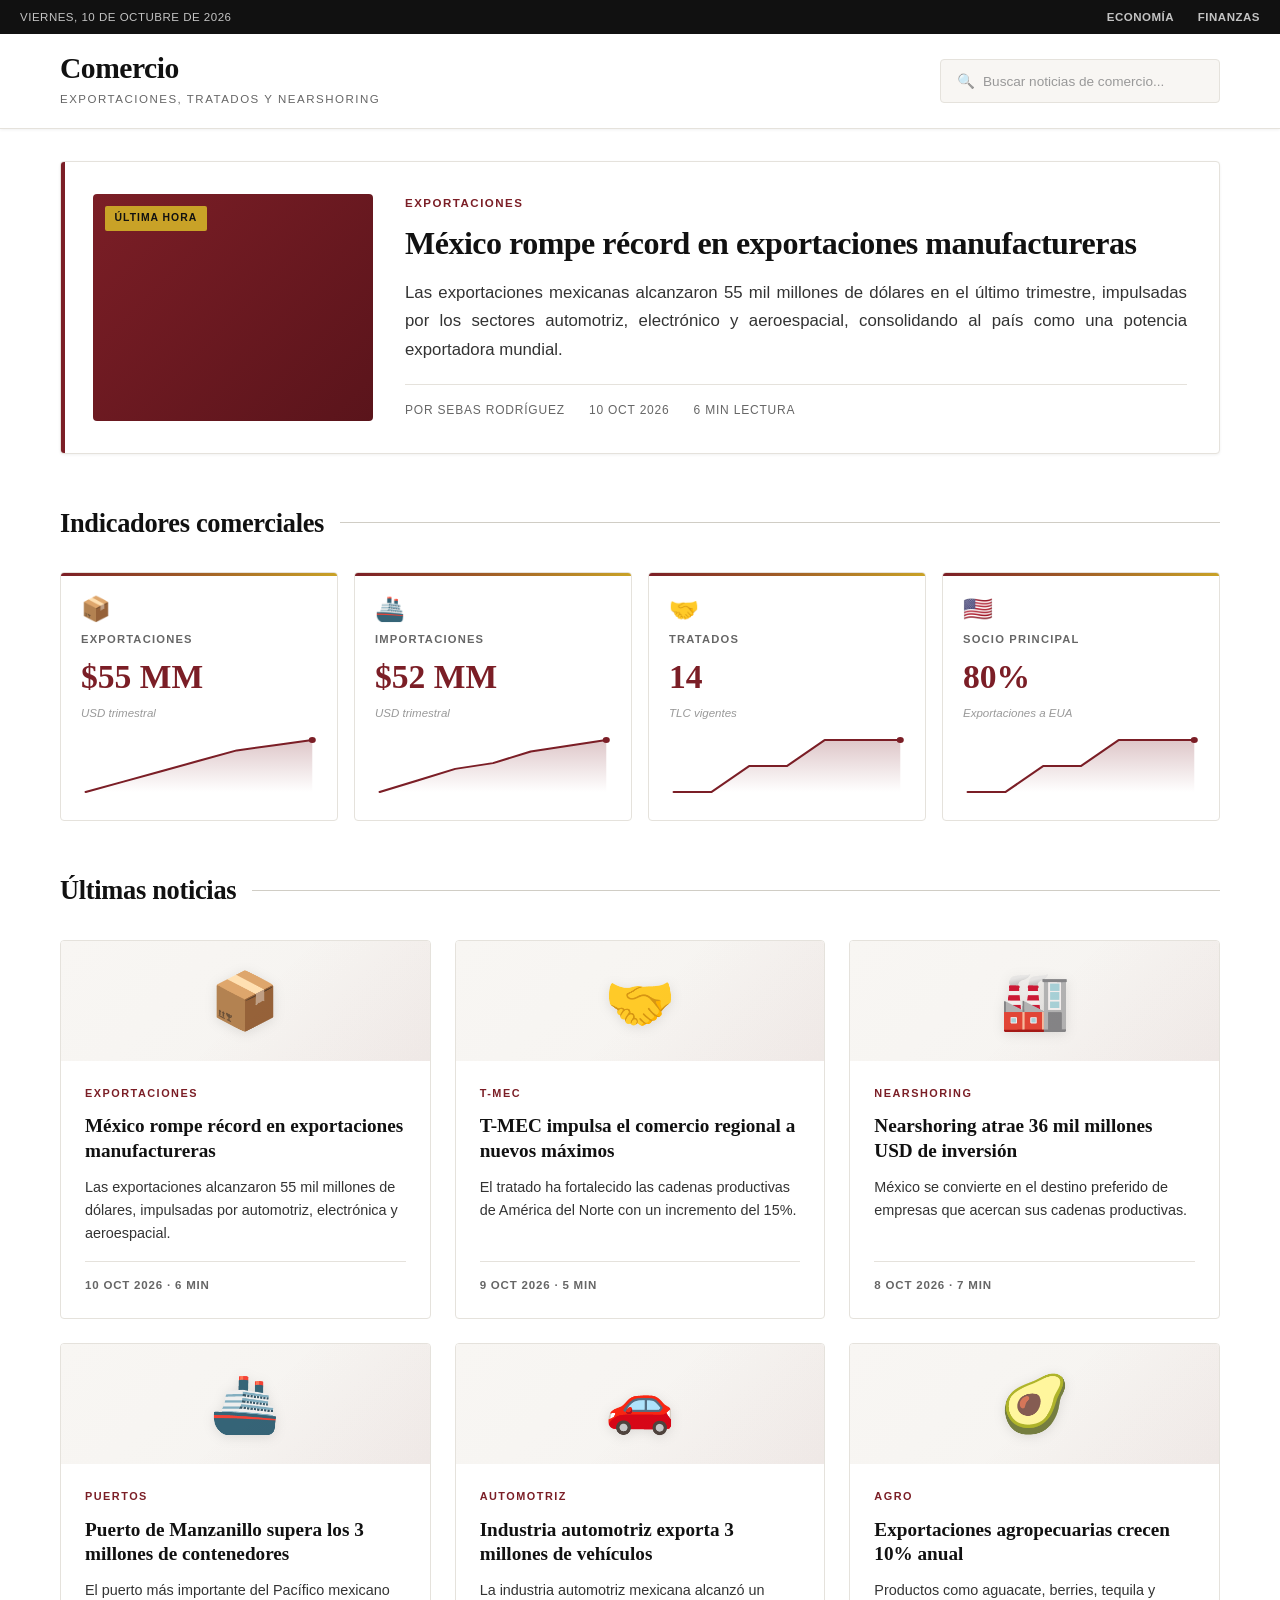
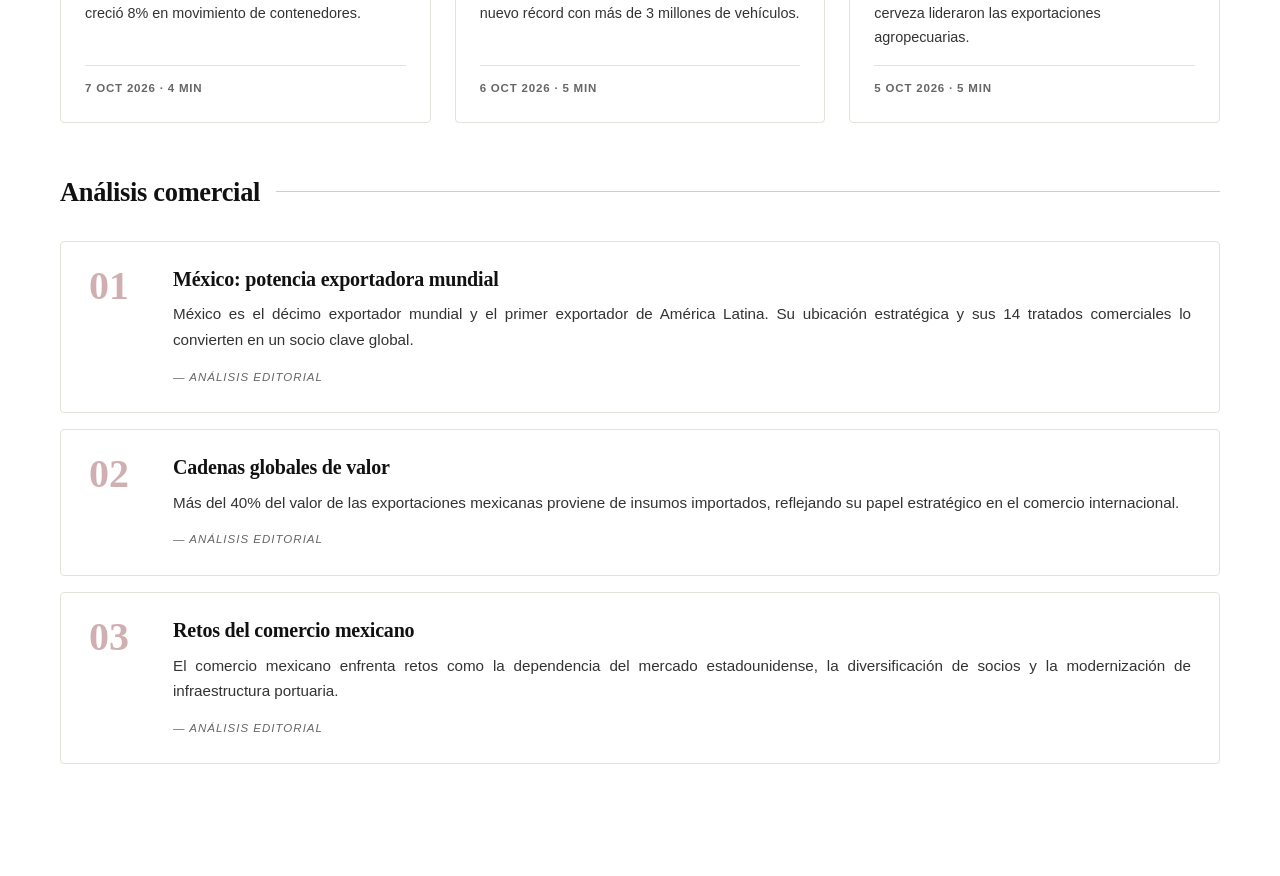
<file: secciones/comercio/comercio.html>
<!DOCTYPE html>
<html lang="es">
<head>
    <meta charset="UTF-8">
    <meta name="viewport" content="width=device-width, initial-scale=1.0">
    <meta name="theme-color" content="#7b1e26">
    <title>Comercio | Sistema de Noticias</title>
    <link rel="stylesheet" href="comercio.css">
    <link rel="icon" href="../../icons/icon-192.png">
</head>
<body>

    <header class="app-header">
        <div class="top-bar">
            <span>Viernes, 10 de octubre de 2026</span>
            <div class="top-bar-links">
                <a href="../economia/economia.html">Economía</a>
                <a href="../finanzas/finanzas.html">Finanzas</a>
            </div>
        </div>
        <div class="header-main">
            <div class="header-brand">
                <div class="brand-titles">
                    <h1>Comercio</h1>
                    <p class="subtitle">Exportaciones, tratados y nearshoring</p>
                </div>
            </div>
            <div class="search-box">
                <span class="search-icon">🔍</span>
                <input type="text" id="buscador" placeholder="Buscar noticias de comercio...">
            </div>
        </div>
    </header>

    <main class="app-content">

        <article class="headline-news" data-titulo="exportaciones mexicanas record">
            <div class="headline-visual">
                <span class="headline-badge">Última hora</span>
                <span class="headline-emoji"></span>
            </div>
            <div class="headline-body">
                <span class="headline-cat">Exportaciones</span>
                <h2>México rompe récord en exportaciones manufactureras</h2>
                <p class="headline-lead">
                    Las exportaciones mexicanas alcanzaron 55 mil millones de dólares en el
                    último trimestre, impulsadas por los sectores automotriz, electrónico y
                    aeroespacial, consolidando al país como una potencia exportadora mundial.
                </p>
                <div class="headline-meta">
                    <span>Por Sebas Rodríguez</span>
                    <span>10 oct 2026</span>
                    <span>6 min lectura</span>
                </div>
            </div>
        </article>

        <section class="section-block">
            <div class="section-header">
                <h2>Indicadores comerciales</h2>
                <span class="section-line"></span>
            </div>
            <div class="indicadores-grid">
                <div class="indicador-card">
                    <span class="ind-icon">📦</span>
                    <span class="ind-label">Exportaciones</span>
                    <span class="ind-value">$55 MM</span>
                    <span class="ind-period">USD trimestral</span>
                    <div class="ind-chart" id="chart-export"></div>
                </div>
                <div class="indicador-card">
                    <span class="ind-icon">🚢</span>
                    <span class="ind-label">Importaciones</span>
                    <span class="ind-value">$52 MM</span>
                    <span class="ind-period">USD trimestral</span>
                    <div class="ind-chart" id="chart-import"></div>
                </div>
                <div class="indicador-card">
                    <span class="ind-icon">🤝</span>
                    <span class="ind-label">Tratados</span>
                    <span class="ind-value">14</span>
                    <span class="ind-period">TLC vigentes</span>
                    <div class="ind-chart" id="chart-tlc"></div>
                </div>
                <div class="indicador-card">
                    <span class="ind-icon">🇺🇸</span>
                    <span class="ind-label">Socio principal</span>
                    <span class="ind-value">80%</span>
                    <span class="ind-period">Exportaciones a EUA</span>
                    <div class="ind-chart" id="chart-socio"></div>
                </div>
            </div>
        </section>

        <section class="section-block">
            <div class="section-header">
                <h2>Últimas noticias</h2>
                <span class="section-line"></span>
            </div>
            <div class="news-grid">
                <article class="news-card" data-titulo="exportaciones manufactureras record">
                    <div class="news-visual"><span>📦</span></div>
                    <div class="news-body">
                        <span class="news-cat">Exportaciones</span>
                        <h3>México rompe récord en exportaciones manufactureras</h3>
                        <p>Las exportaciones alcanzaron 55 mil millones de dólares, impulsadas por automotriz, electrónica y aeroespacial.</p>
                        <span class="news-date">10 oct 2026 · 6 min</span>
                    </div>
                </article>
                <article class="news-card" data-titulo="tmec comercio regional maximo">
                    <div class="news-visual"><span>🤝</span></div>
                    <div class="news-body">
                        <span class="news-cat">T-MEC</span>
                        <h3>T-MEC impulsa el comercio regional a nuevos máximos</h3>
                        <p>El tratado ha fortalecido las cadenas productivas de América del Norte con un incremento del 15%.</p>
                        <span class="news-date">9 oct 2026 · 5 min</span>
                    </div>
                </article>
                <article class="news-card" data-titulo="nearshoring 36 mil millones">
                    <div class="news-visual"><span>🏭</span></div>
                    <div class="news-body">
                        <span class="news-cat">Nearshoring</span>
                        <h3>Nearshoring atrae 36 mil millones USD de inversión</h3>
                        <p>México se convierte en el destino preferido de empresas que acercan sus cadenas productivas.</p>
                        <span class="news-date">8 oct 2026 · 7 min</span>
                    </div>
                </article>
                <article class="news-card" data-titulo="puerto manzanillo contenedores">
                    <div class="news-visual"><span>🚢</span></div>
                    <div class="news-body">
                        <span class="news-cat">Puertos</span>
                        <h3>Puerto de Manzanillo supera los 3 millones de contenedores</h3>
                        <p>El puerto más importante del Pacífico mexicano creció 8% en movimiento de contenedores.</p>
                        <span class="news-date">7 oct 2026 · 4 min</span>
                    </div>
                </article>
                <article class="news-card" data-titulo="industria automotriz exporta vehiculos">
                    <div class="news-visual"><span>🚗</span></div>
                    <div class="news-body">
                        <span class="news-cat">Automotriz</span>
                        <h3>Industria automotriz exporta 3 millones de vehículos</h3>
                        <p>La industria automotriz mexicana alcanzó un nuevo récord con más de 3 millones de vehículos.</p>
                        <span class="news-date">6 oct 2026 · 5 min</span>
                    </div>
                </article>
                <article class="news-card" data-titulo="exportaciones agropecuarias aguacate tequila">
                    <div class="news-visual"><span>🥑</span></div>
                    <div class="news-body">
                        <span class="news-cat">Agro</span>
                        <h3>Exportaciones agropecuarias crecen 10% anual</h3>
                        <p>Productos como aguacate, berries, tequila y cerveza lideraron las exportaciones agropecuarias.</p>
                        <span class="news-date">5 oct 2026 · 5 min</span>
                    </div>
                </article>
            </div>
            <div class="no-results" id="noResultsCom" style="display:none;">
                <span>🔍</span>
                <p>No se encontraron noticias con ese término.</p>
            </div>
        </section>

        <section class="section-block">
            <div class="section-header">
                <h2>Análisis comercial</h2>
                <span class="section-line"></span>
            </div>
            <div class="analisis-list">
                <article class="analisis-item">
                    <div class="analisis-num">01</div>
                    <div class="analisis-body">
                        <h3>México: potencia exportadora mundial</h3>
                        <p>México es el décimo exportador mundial y el primer exportador de América Latina. Su ubicación estratégica y sus 14 tratados comerciales lo convierten en un socio clave global.</p>
                        <span class="analisis-author">— Análisis editorial</span>
                    </div>
                </article>
                <article class="analisis-item">
                    <div class="analisis-num">02</div>
                    <div class="analisis-body">
                        <h3>Cadenas globales de valor</h3>
                        <p>Más del 40% del valor de las exportaciones mexicanas proviene de insumos importados, reflejando su papel estratégico en el comercio internacional.</p>
                        <span class="analisis-author">— Análisis editorial</span>
                    </div>
                </article>
                <article class="analisis-item">
                    <div class="analisis-num">03</div>
                    <div class="analisis-body">
                        <h3>Retos del comercio mexicano</h3>
                        <p>El comercio mexicano enfrenta retos como la dependencia del mercado estadounidense, la diversificación de socios y la modernización de infraestructura portuaria.</p>
                        <span class="analisis-author">— Análisis editorial</span>
                    </div>
                </article>
            </div>
        </section>

    </main>



    <script src="comercio.js"></script>
</body>
</html>
</file>
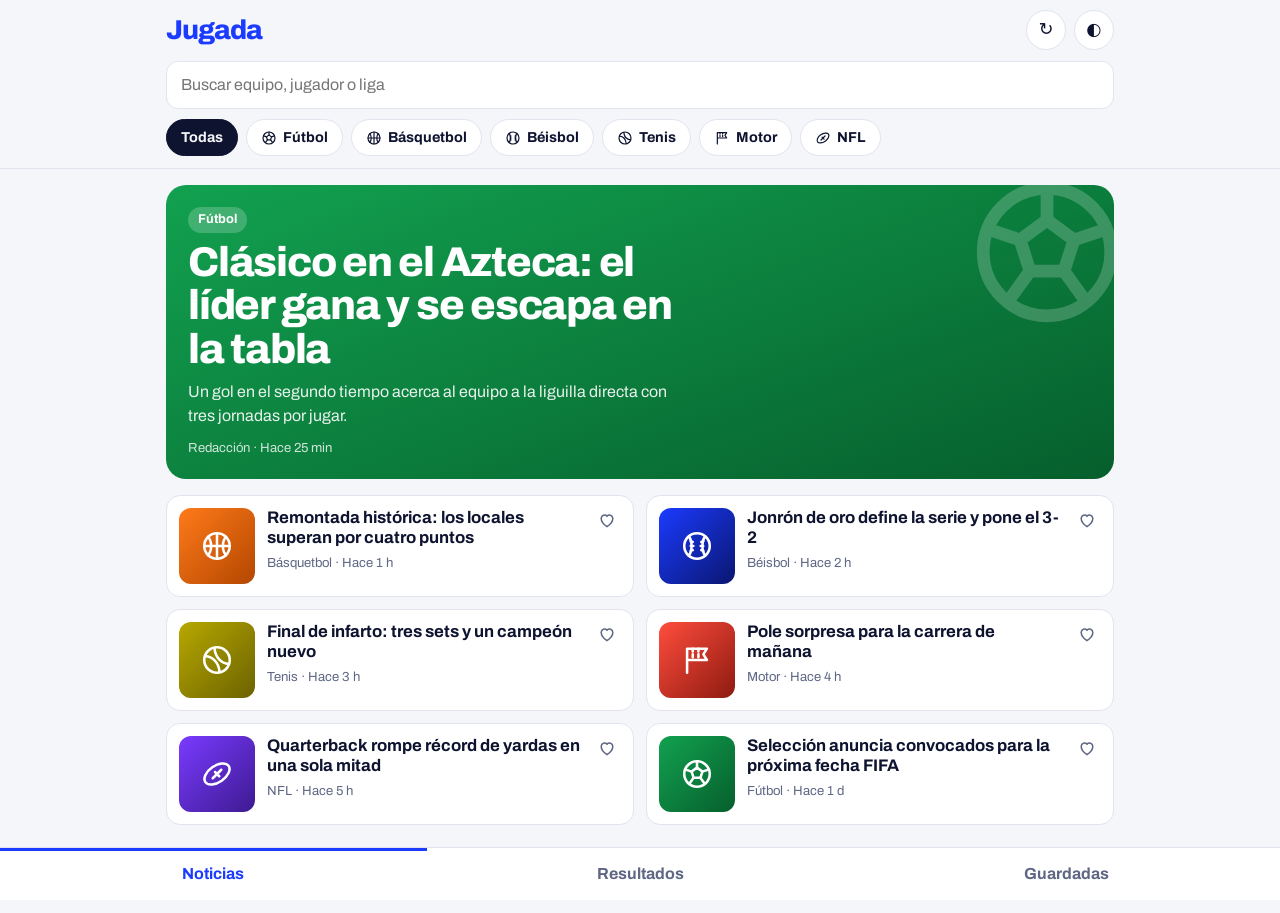
<file: secciones/deportes/deportes.html>
<!DOCTYPE html>
<html lang="es">
<head>
<meta charset="utf-8">
<meta name="viewport" content="width=device-width, initial-scale=1, viewport-fit=cover">
<title>Jugada · Noticias deportivas</title>
<meta name="description" content="Noticias y resultados deportivos en tiempo real.">
<meta name="theme-color" content="#1B3BFF">
<link rel="manifest" href="manifest.json">
<link rel="icon" href="icon.svg" type="image/svg+xml">
<link rel="apple-touch-icon" href="icon.svg">
<link rel="preconnect" href="https://fonts.googleapis.com">
<link rel="preconnect" href="https://fonts.gstatic.com" crossorigin>
<link href="https://fonts.googleapis.com/css2?family=Archivo:wght@400;500;700;800&display=swap" rel="stylesheet">
<link rel="stylesheet" href="deportes.css">
</head>
<body>
<div id="offline" class="offline" role="status" hidden>Sin conexión. Mostrando contenido guardado.</div>

<header class="bar">
  <div class="bar-in">
    <h1 class="logo">Jugada</h1>
    <div class="bar-actions">
      <button id="install" class="btn-sm" hidden>Instalar app</button>
      <button id="refresh" class="icon" aria-label="Actualizar noticias">↻</button>
      <button id="theme" class="icon" aria-label="Cambiar tema">◐</button>
    </div>
  </div>
  <div class="bar-in">
    <input id="q" class="search" type="search" placeholder="Buscar equipo, jugador o liga" aria-label="Buscar">
  </div>
  <nav id="chips" class="chips" aria-label="Deportes"></nav>
</header>

<main id="view" class="view" aria-live="polite"></main>

<nav class="tabbar" aria-label="Secciones">
  <button data-view="news" aria-current="page">Noticias</button>
  <button data-view="scores">Resultados</button>
  <button data-view="saved">Guardadas <span id="count" class="badge" hidden>0</span></button>
</nav>

<dialog id="sheet" class="sheet" aria-labelledby="sheet-title">
  <article id="sheet-body"></article>
</dialog>

<div id="toast" class="toast" role="status"></div>
<script src="deportes.js" defer></script>
</body>
</html>
</file>
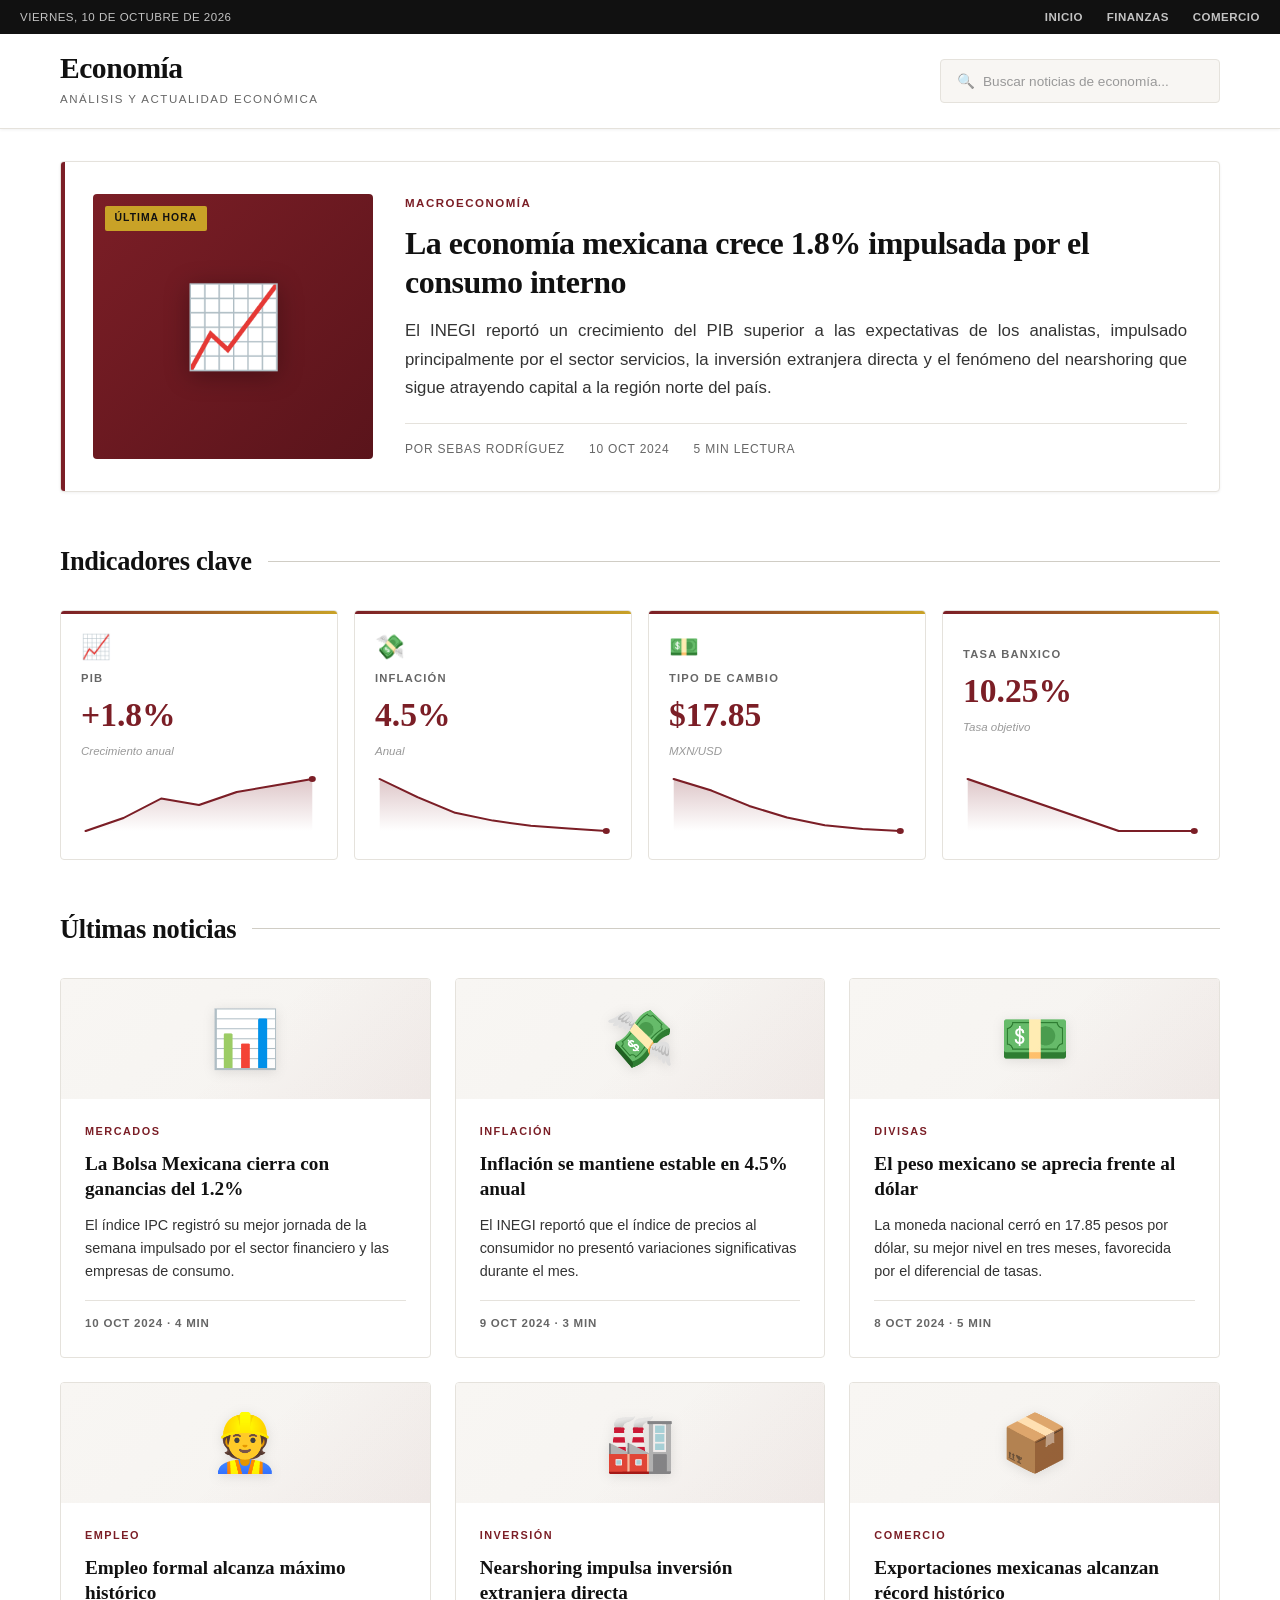
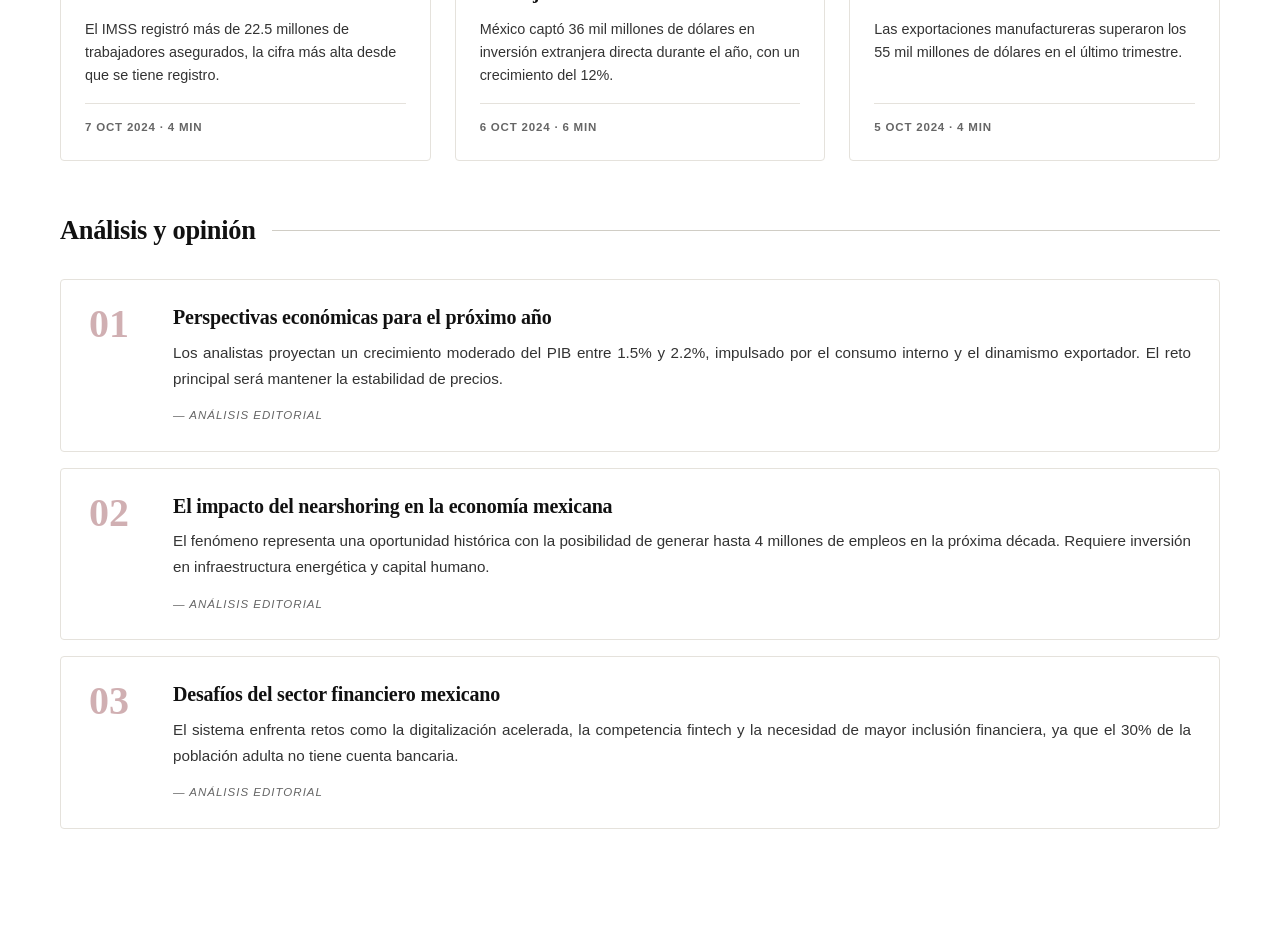
<file: secciones/economia/economia.html>
<!DOCTYPE html>
<html lang="es">
<head>
    <meta charset="UTF-8">
    <meta name="viewport" content="width=device-width, initial-scale=1.0">
    <meta name="theme-color" content="#7b1e26">
    <title>Economía | Sistema de Noticias</title>
    <link rel="stylesheet" href="economia.css">
    <link rel="icon" href="../../icons/icon-192.png">
</head>
<body>

    <!-- ============ HEADER ============ -->
    <header class="app-header">
        <div class="top-bar">
            <span>Viernes, 10 de octubre de 2026</span>
            <div class="top-bar-links">
                <a href="../../index.html">Inicio</a>
                <a href="../finanzas/finanzas.html">Finanzas</a>
                <a href="../comercio/comercio.html">Comercio</a>
            </div>
        </div>
        <div class="header-main">
            <div class="header-brand">
                <div class="brand-titles">
                    <h1>Economía</h1>
                    <p class="subtitle">Análisis y actualidad económica</p>
                </div>
            </div>
            <div class="search-box">
                <span class="search-icon">🔍</span>
                <input type="text" id="buscador" placeholder="Buscar noticias de economía...">
            </div>
        </div>
    </header>

    <!-- ============ CONTENIDO ============ -->
    <main class="app-content">

        <!-- Noticia destacada -->
        <article class="headline-news" data-titulo="economia mexicana crece">
            <div class="headline-visual">
                <span class="headline-badge">Última hora</span>
                <span class="headline-emoji">📈</span>
            </div>
            <div class="headline-body">
                <span class="headline-cat">Macroeconomía</span>
                <h2>La economía mexicana crece 1.8% impulsada por el consumo interno</h2>
                <p class="headline-lead">
                    El INEGI reportó un crecimiento del PIB superior a las expectativas de los
                    analistas, impulsado principalmente por el sector servicios, la inversión
                    extranjera directa y el fenómeno del nearshoring que sigue atrayendo
                    capital a la región norte del país.
                </p>
                <div class="headline-meta">
                    <span>Por Sebas Rodríguez</span>
                    <span>10 oct 2024</span>
                    <span>5 min lectura</span>
                </div>
            </div>
        </article>

        <!-- Indicadores con gráficas -->
        <section class="section-block">
            <div class="section-header">
                <h2>Indicadores clave</h2>
                <span class="section-line"></span>
            </div>

            <div class="indicadores-grid">
                <div class="indicador-card">
                    <span class="ind-icon">📈</span>
                    <span class="ind-label">PIB</span>
                    <span class="ind-value">+1.8%</span>
                    <span class="ind-period">Crecimiento anual</span>
                    <div class="ind-chart" id="chart-pib"></div>
                </div>
                <div class="indicador-card">
                    <span class="ind-icon">💸</span>
                    <span class="ind-label">Inflación</span>
                    <span class="ind-value">4.5%</span>
                    <span class="ind-period">Anual</span>
                    <div class="ind-chart" id="chart-inflacion"></div>
                </div>
                <div class="indicador-card">
                    <span class="ind-icon">💵</span>
                    <span class="ind-label">Tipo de cambio</span>
                    <span class="ind-value">$17.85</span>
                    <span class="ind-period">MXN/USD</span>
                    <div class="ind-chart" id="chart-dolar"></div>
                </div>
                <div class="indicador-card">
                    <span class="ind-icon"></span>
                    <span class="ind-label">Tasa Banxico</span>
                    <span class="ind-value">10.25%</span>
                    <span class="ind-period">Tasa objetivo</span>
                    <div class="ind-chart" id="chart-tasa"></div>
                </div>
            </div>
        </section>

        <!-- Noticias grid -->
        <section class="section-block">
            <div class="section-header">
                <h2>Últimas noticias</h2>
                <span class="section-line"></span>
            </div>

            <div class="news-grid">
                <article class="news-card" data-titulo="bolsa mexicana cierra con ganancias">
                    <div class="news-visual"><span>📊</span></div>
                    <div class="news-body">
                        <span class="news-cat">Mercados</span>
                        <h3>La Bolsa Mexicana cierra con ganancias del 1.2%</h3>
                        <p>El índice IPC registró su mejor jornada de la semana impulsado por el sector financiero y las empresas de consumo.</p>
                        <span class="news-date">10 oct 2024 · 4 min</span>
                    </div>
                </article>

                <article class="news-card" data-titulo="inflacion se mantiene estable">
                    <div class="news-visual"><span>💸</span></div>
                    <div class="news-body">
                        <span class="news-cat">Inflación</span>
                        <h3>Inflación se mantiene estable en 4.5% anual</h3>
                        <p>El INEGI reportó que el índice de precios al consumidor no presentó variaciones significativas durante el mes.</p>
                        <span class="news-date">9 oct 2024 · 3 min</span>
                    </div>
                </article>

                <article class="news-card" data-titulo="peso mexicano se aprecia">
                    <div class="news-visual"><span>💵</span></div>
                    <div class="news-body">
                        <span class="news-cat">Divisas</span>
                        <h3>El peso mexicano se aprecia frente al dólar</h3>
                        <p>La moneda nacional cerró en 17.85 pesos por dólar, su mejor nivel en tres meses, favorecida por el diferencial de tasas.</p>
                        <span class="news-date">8 oct 2024 · 5 min</span>
                    </div>
                </article>

                <article class="news-card" data-titulo="empleo formal maximo historico">
                    <div class="news-visual"><span>👷</span></div>
                    <div class="news-body">
                        <span class="news-cat">Empleo</span>
                        <h3>Empleo formal alcanza máximo histórico</h3>
                        <p>El IMSS registró más de 22.5 millones de trabajadores asegurados, la cifra más alta desde que se tiene registro.</p>
                        <span class="news-date">7 oct 2024 · 4 min</span>
                    </div>
                </article>

                <article class="news-card" data-titulo="nearshoring inversion extranjera">
                    <div class="news-visual"><span>🏭</span></div>
                    <div class="news-body">
                        <span class="news-cat">Inversión</span>
                        <h3>Nearshoring impulsa inversión extranjera directa</h3>
                        <p>México captó 36 mil millones de dólares en inversión extranjera directa durante el año, con un crecimiento del 12%.</p>
                        <span class="news-date">6 oct 2024 · 6 min</span>
                    </div>
                </article>

                <article class="news-card" data-titulo="exportaciones mexicanas record">
                    <div class="news-visual"><span>📦</span></div>
                    <div class="news-body">
                        <span class="news-cat">Comercio</span>
                        <h3>Exportaciones mexicanas alcanzan récord histórico</h3>
                        <p>Las exportaciones manufactureras superaron los 55 mil millones de dólares en el último trimestre.</p>
                        <span class="news-date">5 oct 2024 · 4 min</span>
                    </div>
                </article>
            </div>

            <!-- Mensaje sin resultados -->
            <div class="no-results" id="noResultsEco" style="display:none;">
                <span>🔍</span>
                <p>No se encontraron noticias con ese término.</p>
            </div>
        </section>

        <!-- Análisis -->
        <section class="section-block">
            <div class="section-header">
                <h2>Análisis y opinión</h2>
                <span class="section-line"></span>
            </div>

            <div class="analisis-list">
                <article class="analisis-item">
                    <div class="analisis-num">01</div>
                    <div class="analisis-body">
                        <h3>Perspectivas económicas para el próximo año</h3>
                        <p>Los analistas proyectan un crecimiento moderado del PIB entre 1.5% y 2.2%, impulsado por el consumo interno y el dinamismo exportador. El reto principal será mantener la estabilidad de precios.</p>
                        <span class="analisis-author">— Análisis editorial</span>
                    </div>
                </article>

                <article class="analisis-item">
                    <div class="analisis-num">02</div>
                    <div class="analisis-body">
                        <h3>El impacto del nearshoring en la economía mexicana</h3>
                        <p>El fenómeno representa una oportunidad histórica con la posibilidad de generar hasta 4 millones de empleos en la próxima década. Requiere inversión en infraestructura energética y capital humano.</p>
                        <span class="analisis-author">— Análisis editorial</span>
                    </div>
                </article>

                <article class="analisis-item">
                    <div class="analisis-num">03</div>
                    <div class="analisis-body">
                        <h3>Desafíos del sector financiero mexicano</h3>
                        <p>El sistema enfrenta retos como la digitalización acelerada, la competencia fintech y la necesidad de mayor inclusión financiera, ya que el 30% de la población adulta no tiene cuenta bancaria.</p>
                        <span class="analisis-author">— Análisis editorial</span>
                    </div>
                </article>
            </div>
        </section>

    </main>


    <script src="economia.js"></script>
</body>
</html>
</file>
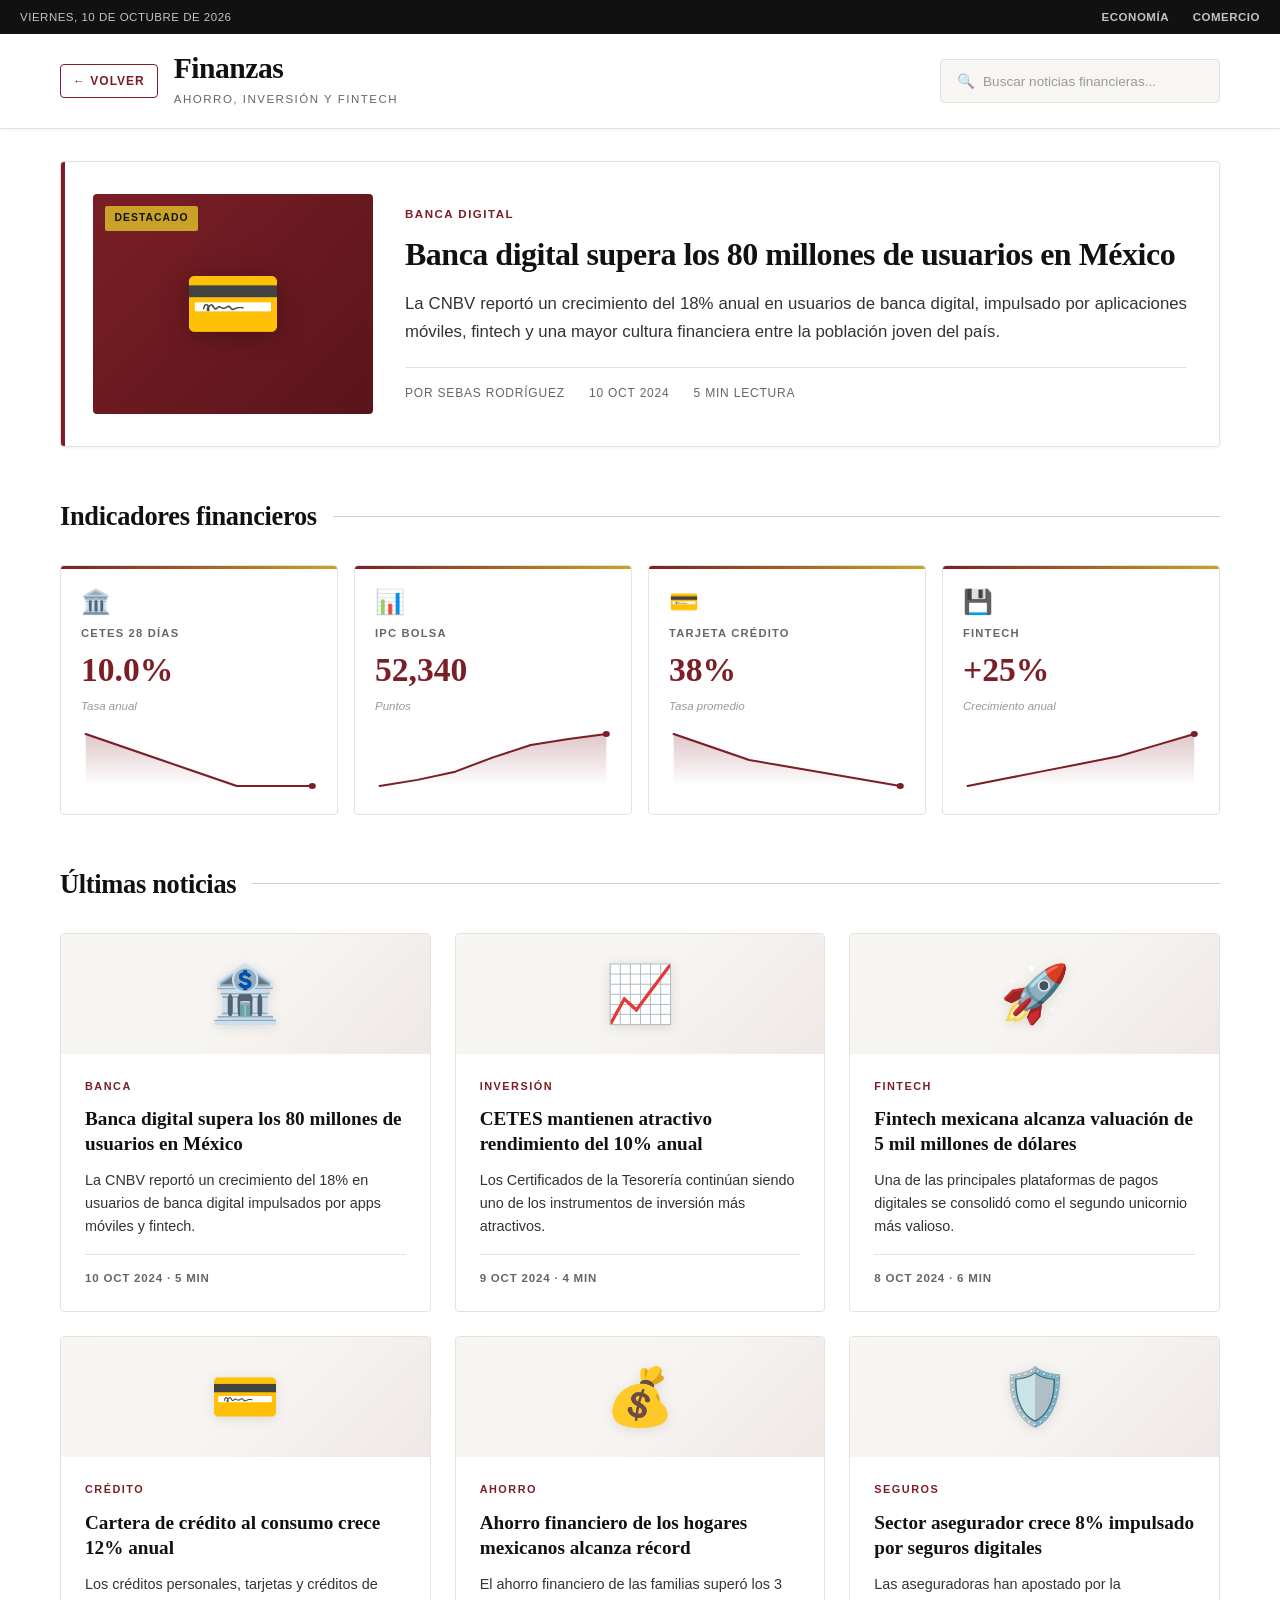
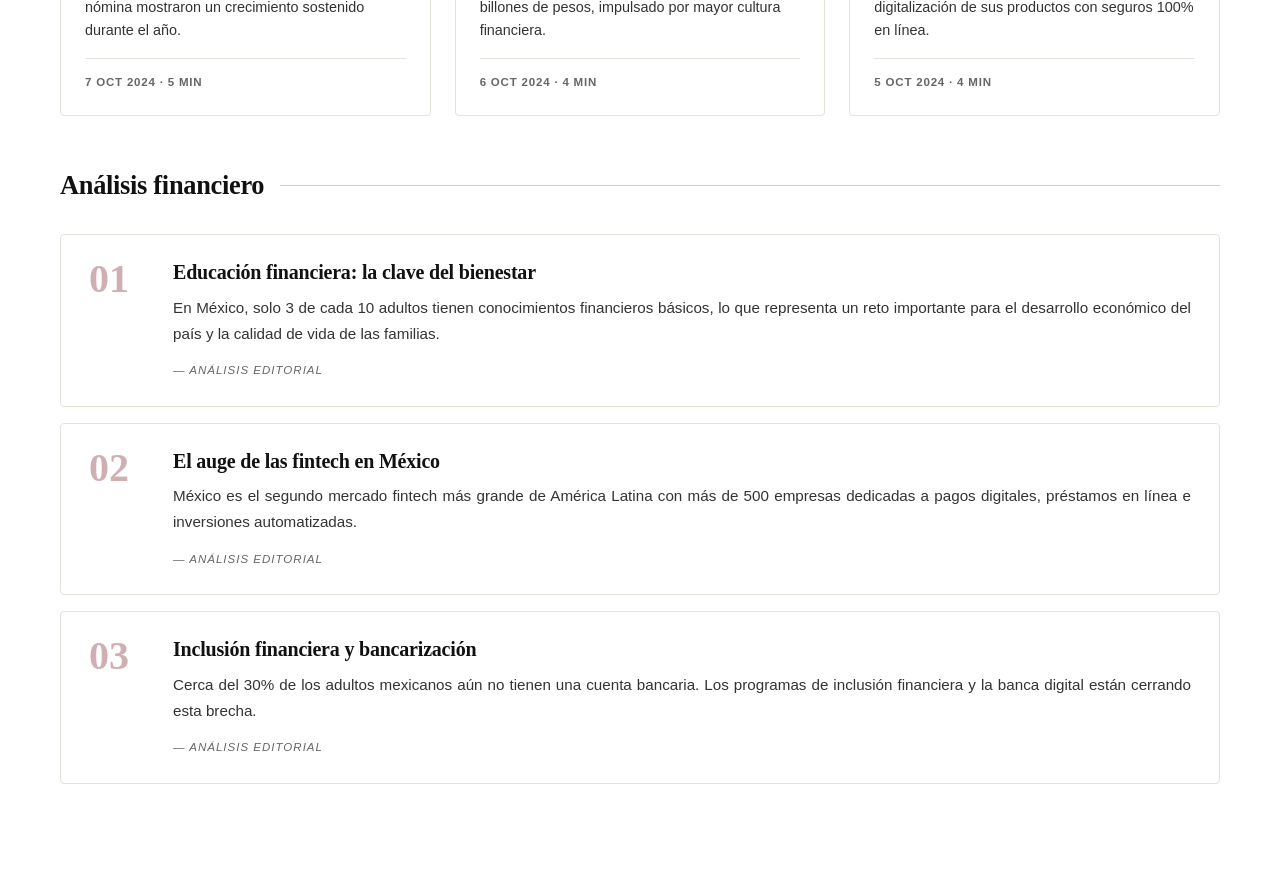
<file: secciones/finanzas/finanzas.html>
<!DOCTYPE html>
<html lang="es">
<head>
    <meta charset="UTF-8">
    <meta name="viewport" content="width=device-width, initial-scale=1.0">
    <meta name="theme-color" content="#7b1e26">
    <title>Finanzas | Sistema de Noticias</title>
    <link rel="stylesheet" href="finanzas.css">
    <link rel="icon" href="../../icons/icon-192.png">
</head>
<body>

    <header class="app-header">
        <div class="top-bar">
            <span>Viernes, 10 de octubre de 2026</span>
            <div class="top-bar-links">
                <a href="../economia/economia.html">Economía</a>
                <a href="../comercio/comercio.html">Comercio</a>
            </div>
        </div>
        <div class="header-main">
            <div class="header-brand">
                <a href="../../index.html" class="btn-back">← Volver</a>
                <div class="brand-titles">
                    <h1>Finanzas</h1>
                    <p class="subtitle">Ahorro, inversión y fintech</p>
                </div>
            </div>
            <div class="search-box">
                <span class="search-icon">🔍</span>
                <input type="text" id="buscador" placeholder="Buscar noticias financieras...">
            </div>
        </div>
    </header>

    <main class="app-content">

        <article class="headline-news" data-titulo="banca digital usuarios">
            <div class="headline-visual">
                <span class="headline-badge">Destacado</span>
                <span class="headline-emoji">💳</span>
            </div>
            <div class="headline-body">
                <span class="headline-cat">Banca digital</span>
                <h2>Banca digital supera los 80 millones de usuarios en México</h2>
                <p class="headline-lead">
                    La CNBV reportó un crecimiento del 18% anual en usuarios de banca digital,
                    impulsado por aplicaciones móviles, fintech y una mayor cultura financiera
                    entre la población joven del país.
                </p>
                <div class="headline-meta">
                    <span>Por Sebas Rodríguez</span>
                    <span>10 oct 2024</span>
                    <span>5 min lectura</span>
                </div>
            </div>
        </article>

        <section class="section-block">
            <div class="section-header">
                <h2>Indicadores financieros</h2>
                <span class="section-line"></span>
            </div>
            <div class="indicadores-grid">
                <div class="indicador-card">
                    <span class="ind-icon">🏛️</span>
                    <span class="ind-label">CETES 28 días</span>
                    <span class="ind-value">10.0%</span>
                    <span class="ind-period">Tasa anual</span>
                    <div class="ind-chart" id="chart-cetes"></div>
                </div>
                <div class="indicador-card">
                    <span class="ind-icon">📊</span>
                    <span class="ind-label">IPC Bolsa</span>
                    <span class="ind-value">52,340</span>
                    <span class="ind-period">Puntos</span>
                    <div class="ind-chart" id="chart-ipc"></div>
                </div>
                <div class="indicador-card">
                    <span class="ind-icon">💳</span>
                    <span class="ind-label">Tarjeta crédito</span>
                    <span class="ind-value">38%</span>
                    <span class="ind-period">Tasa promedio</span>
                    <div class="ind-chart" id="chart-tarjeta"></div>
                </div>
                <div class="indicador-card">
                    <span class="ind-icon">💾</span>
                    <span class="ind-label">Fintech</span>
                    <span class="ind-value">+25%</span>
                    <span class="ind-period">Crecimiento anual</span>
                    <div class="ind-chart" id="chart-fintech"></div>
                </div>
            </div>
        </section>

        <section class="section-block">
            <div class="section-header">
                <h2>Últimas noticias</h2>
                <span class="section-line"></span>
            </div>
            <div class="news-grid">
                <article class="news-card" data-titulo="banca digital supera 80 millones usuarios">
                    <div class="news-visual"><span>🏦</span></div>
                    <div class="news-body">
                        <span class="news-cat">Banca</span>
                        <h3>Banca digital supera los 80 millones de usuarios en México</h3>
                        <p>La CNBV reportó un crecimiento del 18% en usuarios de banca digital impulsados por apps móviles y fintech.</p>
                        <span class="news-date">10 oct 2024 · 5 min</span>
                    </div>
                </article>

                <article class="news-card" data-titulo="cetes rendimiento 10 por ciento">
                    <div class="news-visual"><span>📈</span></div>
                    <div class="news-body">
                        <span class="news-cat">Inversión</span>
                        <h3>CETES mantienen atractivo rendimiento del 10% anual</h3>
                        <p>Los Certificados de la Tesorería continúan siendo uno de los instrumentos de inversión más atractivos.</p>
                        <span class="news-date">9 oct 2024 · 4 min</span>
                    </div>
                </article>

                <article class="news-card" data-titulo="fintech mexicana valuacion">
                    <div class="news-visual"><span>🚀</span></div>
                    <div class="news-body">
                        <span class="news-cat">Fintech</span>
                        <h3>Fintech mexicana alcanza valuación de 5 mil millones de dólares</h3>
                        <p>Una de las principales plataformas de pagos digitales se consolidó como el segundo unicornio más valioso.</p>
                        <span class="news-date">8 oct 2024 · 6 min</span>
                    </div>
                </article>

                <article class="news-card" data-titulo="cartera credito consumo crece">
                    <div class="news-visual"><span>💳</span></div>
                    <div class="news-body">
                        <span class="news-cat">Crédito</span>
                        <h3>Cartera de crédito al consumo crece 12% anual</h3>
                        <p>Los créditos personales, tarjetas y créditos de nómina mostraron un crecimiento sostenido durante el año.</p>
                        <span class="news-date">7 oct 2024 · 5 min</span>
                    </div>
                </article>

                <article class="news-card" data-titulo="ahorro financiero hogares record">
                    <div class="news-visual"><span>💰</span></div>
                    <div class="news-body">
                        <span class="news-cat">Ahorro</span>
                        <h3>Ahorro financiero de los hogares mexicanos alcanza récord</h3>
                        <p>El ahorro financiero de las familias superó los 3 billones de pesos, impulsado por mayor cultura financiera.</p>
                        <span class="news-date">6 oct 2024 · 4 min</span>
                    </div>
                </article>

                <article class="news-card" data-titulo="sector asegurador seguros digitales">
                    <div class="news-visual"><span>🛡️</span></div>
                    <div class="news-body">
                        <span class="news-cat">Seguros</span>
                        <h3>Sector asegurador crece 8% impulsado por seguros digitales</h3>
                        <p>Las aseguradoras han apostado por la digitalización de sus productos con seguros 100% en línea.</p>
                        <span class="news-date">5 oct 2024 · 4 min</span>
                    </div>
                </article>
            </div>
            <div class="no-results" id="noResultsFin" style="display:none;">
                <span>🔍</span>
                <p>No se encontraron noticias con ese término.</p>
            </div>
        </section>

        <section class="section-block">
            <div class="section-header">
                <h2>Análisis financiero</h2>
                <span class="section-line"></span>
            </div>
            <div class="analisis-list">
                <article class="analisis-item">
                    <div class="analisis-num">01</div>
                    <div class="analisis-body">
                        <h3>Educación financiera: la clave del bienestar</h3>
                        <p>En México, solo 3 de cada 10 adultos tienen conocimientos financieros básicos, lo que representa un reto importante para el desarrollo económico del país y la calidad de vida de las familias.</p>
                        <span class="analisis-author">— Análisis editorial</span>
                    </div>
                </article>
                <article class="analisis-item">
                    <div class="analisis-num">02</div>
                    <div class="analisis-body">
                        <h3>El auge de las fintech en México</h3>
                        <p>México es el segundo mercado fintech más grande de América Latina con más de 500 empresas dedicadas a pagos digitales, préstamos en línea e inversiones automatizadas.</p>
                        <span class="analisis-author">— Análisis editorial</span>
                    </div>
                </article>
                <article class="analisis-item">
                    <div class="analisis-num">03</div>
                    <div class="analisis-body">
                        <h3>Inclusión financiera y bancarización</h3>
                        <p>Cerca del 30% de los adultos mexicanos aún no tienen una cuenta bancaria. Los programas de inclusión financiera y la banca digital están cerrando esta brecha.</p>
                        <span class="analisis-author">— Análisis editorial</span>
                    </div>
                </article>
            </div>
        </section>

    </main>

    <script src="finanzas.js"></script>
</body>
</html>
</file>
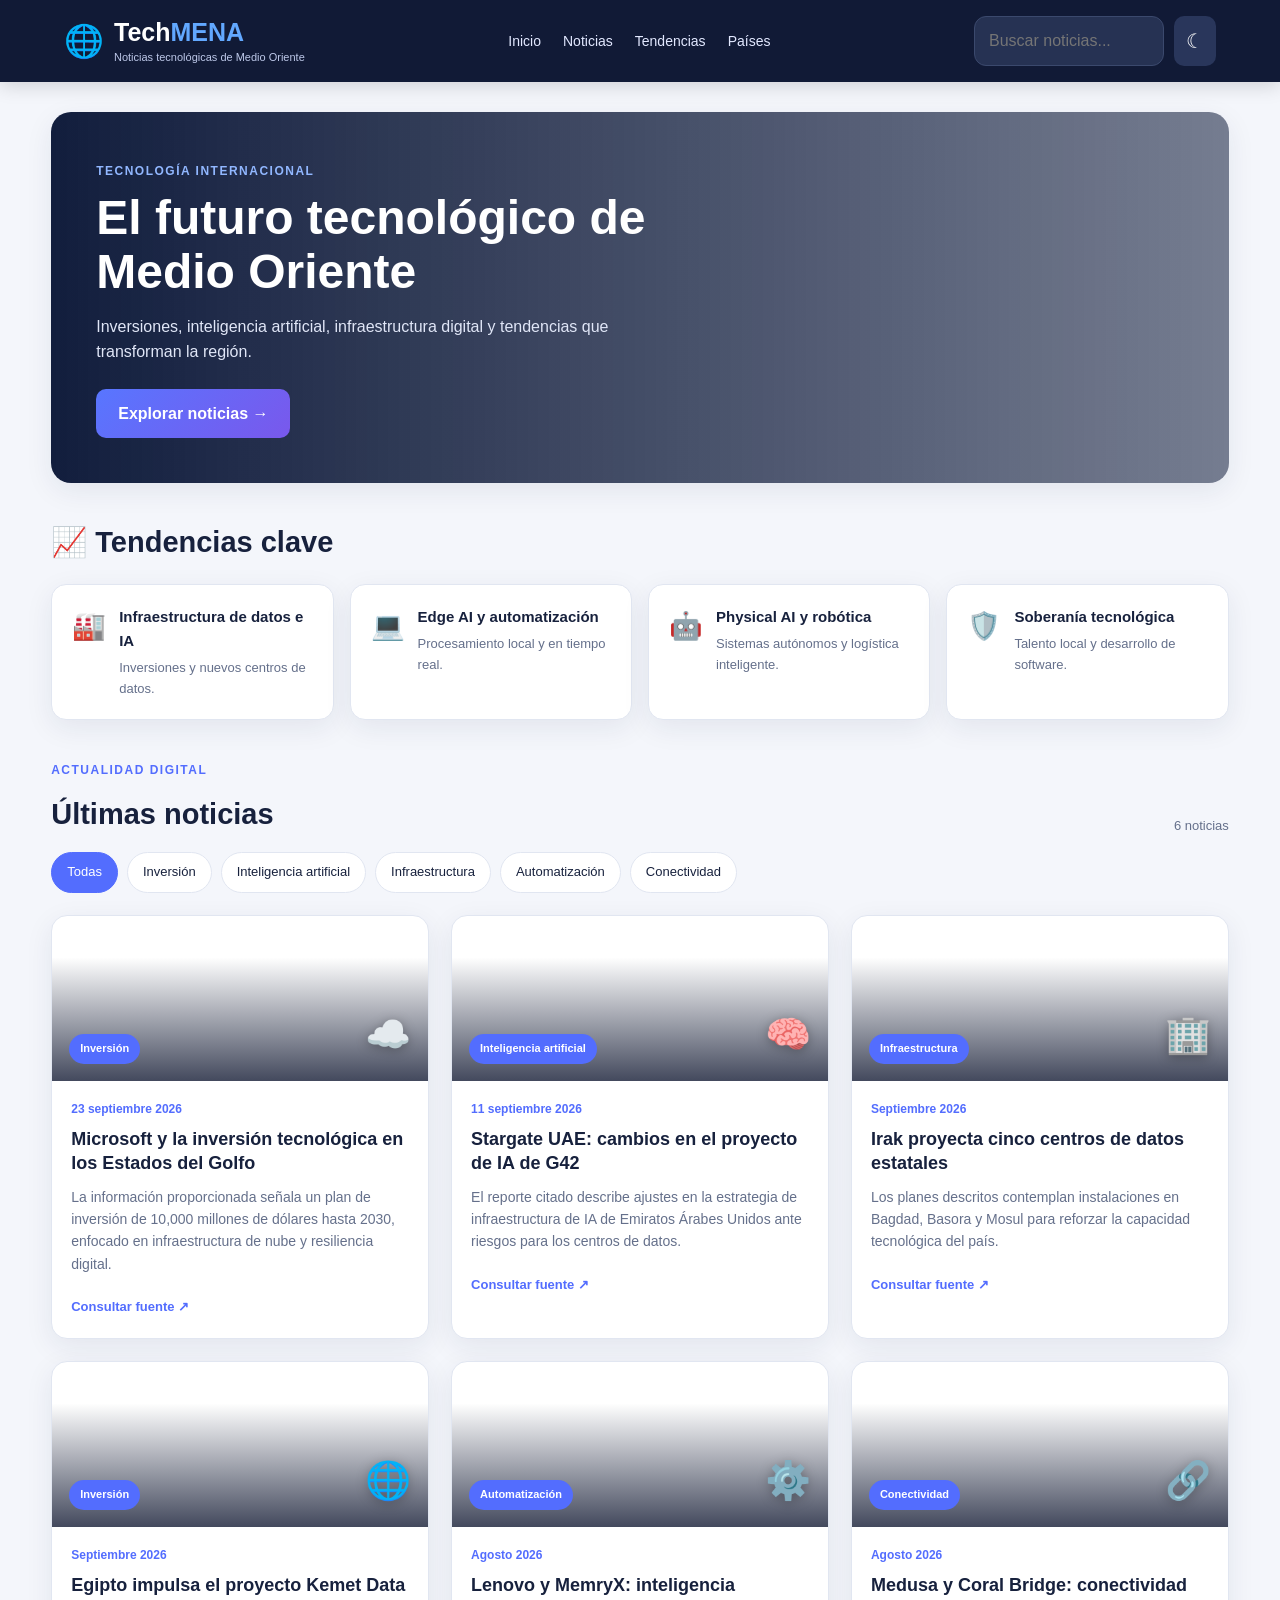
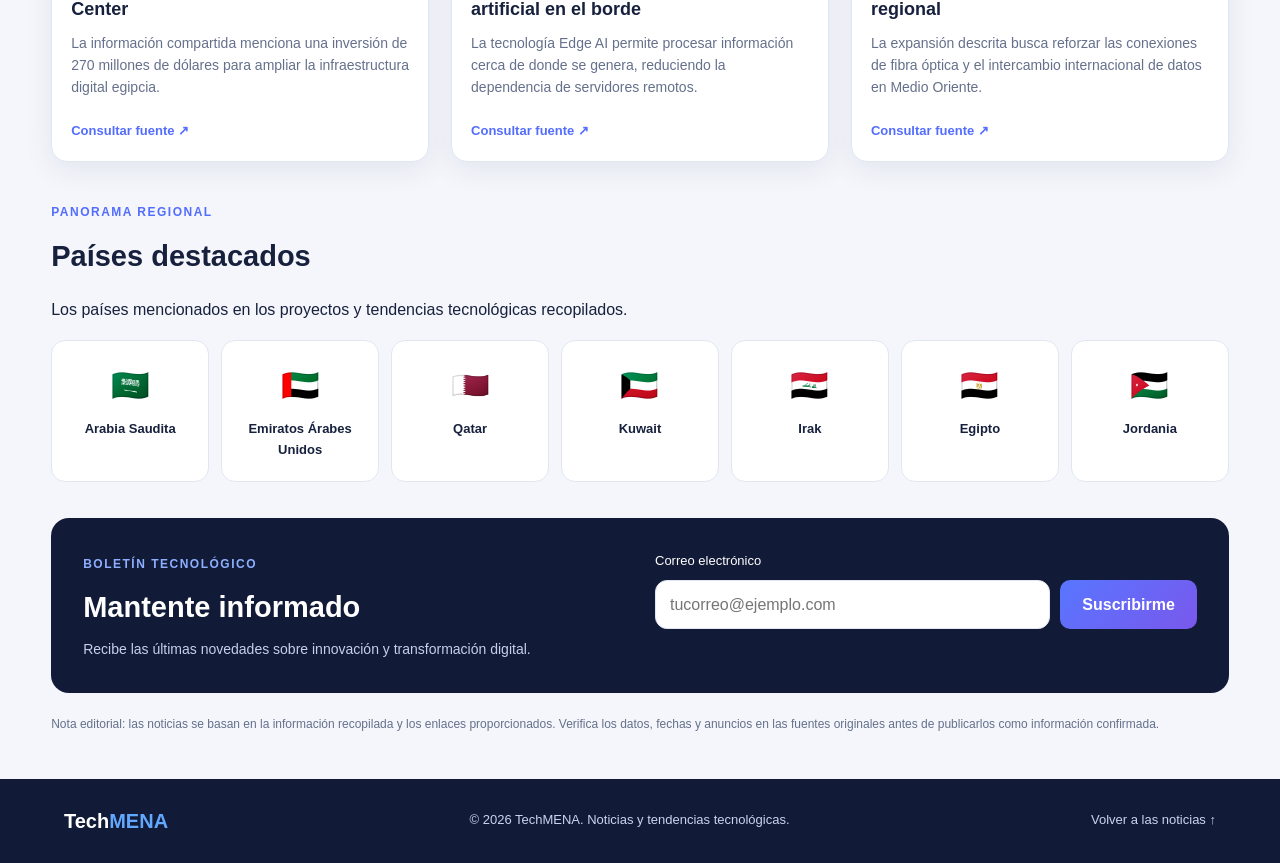
<file: secciones/tecnologia/tecnologia.html>
<!DOCTYPE html>
<html lang="es">
<head>
    <meta charset="UTF-8">
    <meta name="viewport" content="width=device-width, initial-scale=1.0">
    <meta name="description" content="Noticias y tendencias tecnológicas de Medio Oriente: inteligencia artificial, centros de datos, automatización y conectividad.">
    <title>TechMENA | Noticias Tecnológicas</title>
    
<link rel="stylesheet" href="tecnologia.css">
<script src="tecnologia.js" defer></script>

</head>
<body>

    <header class="header">
        <a href="#" class="logo">
            <span class="logo-icon">🌐</span>
            <span>Tech<span class="accent">MENA</span>
                <small>Noticias tecnológicas de Medio Oriente</small>
            </span>
        </a>

        <button class="menu-toggle" id="menuToggle"
                aria-label="Abrir menú" aria-expanded="false">☰</button>

        <nav class="nav" id="nav">
            <a href="#inicio">Inicio</a>
            <a href="#noticias">Noticias</a>
            <a href="#tendencias">Tendencias</a>
            <a href="#paises">Países</a>
        </nav>

        <div class="header-actions">
            <input type="search" id="searchInput"
                   placeholder="Buscar noticias..."
                   aria-label="Buscar noticias">
            <button id="themeToggle" class="theme-button"
                    aria-label="Cambiar tema">☾</button>
        </div>
    </header>

    <main class="container" id="inicio">

        <section class="hero">
            <div class="hero-content">
                <span class="eyebrow">TECNOLOGÍA INTERNACIONAL</span>
                <h1>El futuro tecnológico de Medio Oriente</h1>
                <p>
                    Inversiones, inteligencia artificial, infraestructura
                    digital y tendencias que transforman la región.
                </p>
                <a href="#noticias" class="btn">Explorar noticias →</a>
            </div>
        </section>

        <section class="trends" id="tendencias">
            <h2>📈 Tendencias clave</h2>

            <div class="trend-grid">
                <article class="trend-card">
                    <span>🏭</span>
                    <div>
                        <h3>Infraestructura de datos e IA</h3>
                        <p>Inversiones y nuevos centros de datos.</p>
                    </div>
                </article>

                <article class="trend-card">
                    <span>💻</span>
                    <div>
                        <h3>Edge AI y automatización</h3>
                        <p>Procesamiento local y en tiempo real.</p>
                    </div>
                </article>

                <article class="trend-card">
                    <span>🤖</span>
                    <div>
                        <h3>Physical AI y robótica</h3>
                        <p>Sistemas autónomos y logística inteligente.</p>
                    </div>
                </article>

                <article class="trend-card">
                    <span>🛡️</span>
                    <div>
                        <h3>Soberanía tecnológica</h3>
                        <p>Talento local y desarrollo de software.</p>
                    </div>
                </article>
            </div>
        </section>

        <section class="news-section" id="noticias">
            <div class="section-heading">
                <div>
                    <span class="eyebrow">ACTUALIDAD DIGITAL</span>
                    <h2>Últimas noticias</h2>
                </div>

                <span class="news-count" id="newsCount"></span>
            </div>

            <div class="filters" aria-label="Filtrar noticias">
                <button class="filter-btn active" data-category="Todas">
                    Todas
                </button>
                <button class="filter-btn" data-category="Inversión">
                    Inversión
                </button>
                <button class="filter-btn" data-category="Inteligencia artificial">
                    Inteligencia artificial
                </button>
                <button class="filter-btn" data-category="Infraestructura">
                    Infraestructura
                </button>
                <button class="filter-btn" data-category="Automatización">
                    Automatización
                </button>
                <button class="filter-btn" data-category="Conectividad">
                    Conectividad
                </button>
            </div>

            <div class="news-grid" id="newsGrid">

                <article class="news-card"
                    data-category="Inversión"
                    data-search="Microsoft diez mil millones dólares Golfo nube Arabia Saudita Emiratos Qatar Kuwait">
                    <div class="news-visual visual-microsoft">
                        <span class="category">Inversión</span>
                        <span class="visual-icon">☁️</span>
                    </div>
                    <div class="news-content">
                        <span class="date">23 septiembre 2026</span>
                        <h3>Microsoft y la inversión tecnológica en los Estados del Golfo</h3>
                        <p>
                            La información proporcionada señala un plan de
                            inversión de 10,000 millones de dólares hasta 2030,
                            enfocado en infraestructura de nube y resiliencia digital.
                        </p>
                        <a class="source-link"
                           href="https://blogs.microsoft.com/on-the-issues/2026/09/23/microsoft-strengthens-its-commitment-to-the-middle-east-by-investing-in-technology-digital-resilience-and-people/"
                           target="_blank" rel="noopener noreferrer">
                            Consultar fuente ↗
                        </a>
                    </div>
                </article>

                <article class="news-card"
                    data-category="Inteligencia artificial"
                    data-search="Stargate UAE G42 Abu Dabi Nvidia OpenAI centros datos subterráneos">
                    <div class="news-visual visual-stargate">
                        <span class="category">Inteligencia artificial</span>
                        <span class="visual-icon">🧠</span>
                    </div>
                    <div class="news-content">
                        <span class="date">11 septiembre 2026</span>
                        <h3>Stargate UAE: cambios en el proyecto de IA de G42</h3>
                        <p>
                            El reporte citado describe ajustes en la estrategia
                            de infraestructura de IA de Emiratos Árabes Unidos
                            ante riesgos para los centros de datos.
                        </p>
                        <a class="source-link"
                           href="https://www.reuters.com/world/middle-east/uae-revises-ai-data-center-plan-after-iranian-attacks-sources-say-2026-09-11/"
                           target="_blank" rel="noopener noreferrer">
                            Consultar fuente ↗
                        </a>
                    </div>
                </article>

                <article class="news-card"
                    data-category="Infraestructura"
                    data-search="Irak cinco centros datos estatales Bagdad Basora Mosul">
                    <div class="news-visual visual-iraq">
                        <span class="category">Infraestructura</span>
                        <span class="visual-icon">🏢</span>
                    </div>
                    <div class="news-content">
                        <span class="date">Septiembre 2026</span>
                        <h3>Irak proyecta cinco centros de datos estatales</h3>
                        <p>
                            Los planes descritos contemplan instalaciones en
                            Bagdad, Basora y Mosul para reforzar la capacidad
                            tecnológica del país.
                        </p>
                        <a class="source-link"
                           href="https://www.datacenterdynamics.com/en/news/?term=middle-east"
                           target="_blank" rel="noopener noreferrer">
                            Consultar fuente ↗
                        </a>
                    </div>
                </article>

                <article class="news-card"
                    data-category="Inversión"
                    data-search="Egipto inversión 270 millones dólares Kemet Data Center">
                    <div class="news-visual visual-egypt">
                        <span class="category">Inversión</span>
                        <span class="visual-icon">🌐</span>
                    </div>
                    <div class="news-content">
                        <span class="date">Septiembre 2026</span>
                        <h3>Egipto impulsa el proyecto Kemet Data Center</h3>
                        <p>
                            La información compartida menciona una inversión
                            de 270 millones de dólares para ampliar la
                            infraestructura digital egipcia.
                        </p>
                        <a class="source-link"
                           href="https://www.datacenterdynamics.com/en/news/?term=middle-east"
                           target="_blank" rel="noopener noreferrer">
                            Consultar fuente ↗
                        </a>
                    </div>
                </article>

                <article class="news-card"
                    data-category="Automatización"
                    data-search="Lenovo MemryX Arabia Saudita Edge AI sensores procesamiento local">
                    <div class="news-visual visual-edge">
                        <span class="category">Automatización</span>
                        <span class="visual-icon">⚙️</span>
                    </div>
                    <div class="news-content">
                        <span class="date">Agosto 2026</span>
                        <h3>Lenovo y MemryX: inteligencia artificial en el borde</h3>
                        <p>
                            La tecnología Edge AI permite procesar información
                            cerca de donde se genera, reduciendo la dependencia
                            de servidores remotos.
                        </p>
                        <a class="source-link"
                           href="https://www.datacenterdynamics.com/en/news/?term=middle-east"
                           target="_blank" rel="noopener noreferrer">
                            Consultar fuente ↗
                        </a>
                    </div>
                </article>

                <article class="news-card"
                    data-category="Conectividad"
                    data-search="Medusa Coral Bridge cable submarino fibra óptica Jordania">
                    <div class="news-visual visual-medusa">
                        <span class="category">Conectividad</span>
                        <span class="visual-icon">🔗</span>
                    </div>
                    <div class="news-content">
                        <span class="date">Agosto 2026</span>
                        <h3>Medusa y Coral Bridge: conectividad regional</h3>
                        <p>
                            La expansión descrita busca reforzar las conexiones
                            de fibra óptica y el intercambio internacional
                            de datos en Medio Oriente.
                        </p>
                        <a class="source-link"
                           href="https://www.datacenterdynamics.com/en/news/?term=middle-east"
                           target="_blank" rel="noopener noreferrer">
                            Consultar fuente ↗
                        </a>
                    </div>
                </article>

            </div>

            <p class="empty-message" id="emptyMessage" hidden>
                No se encontraron noticias con esos criterios.
            </p>
        </section>

        <section class="countries" id="paises">
            <div>
                <span class="eyebrow">PANORAMA REGIONAL</span>
                <h2>Países destacados</h2>
                <p>
                    Los países mencionados en los proyectos y tendencias
                    tecnológicas recopilados.
                </p>
            </div>

            <div class="country-grid">
                <div class="country-card"><span>🇸🇦</span>Arabia Saudita</div>
                <div class="country-card"><span>🇦🇪</span>Emiratos Árabes Unidos</div>
                <div class="country-card"><span>🇶🇦</span>Qatar</div>
                <div class="country-card"><span>🇰🇼</span>Kuwait</div>
                <div class="country-card"><span>🇮🇶</span>Irak</div>
                <div class="country-card"><span>🇪🇬</span>Egipto</div>
                <div class="country-card"><span>🇯🇴</span>Jordania</div>
            </div>
        </section>

        <section class="newsletter">
            <div>
                <span class="eyebrow">BOLETÍN TECNOLÓGICO</span>
                <h2>Mantente informado</h2>
                <p>
                    Recibe las últimas novedades sobre innovación y
                    transformación digital.
                </p>
            </div>

            <form id="newsletterForm" class="newsletter-form">
                <label for="emailInput">Correo electrónico</label>
                <div class="email-row">
                    <input type="email" id="emailInput"
                           placeholder="tucorreo@ejemplo.com" required>
                    <button class="btn" type="submit">Suscribirme</button>
                </div>
                <p id="formMessage" role="status"></p>
            </form>
        </section>

        <p class="disclaimer">
            Nota editorial: las noticias se basan en la información
            recopilada y los enlaces proporcionados. Verifica los datos,
            fechas y anuncios en las fuentes originales antes de publicarlos
            como información confirmada.
        </p>

    </main>

    <footer class="footer">
        <a href="#inicio" class="footer-logo">Tech<span>MENA</span></a>
        <p>© 2026 TechMENA. Noticias y tendencias tecnológicas.</p>
        <a href="#noticias">Volver a las noticias ↑</a>
    </footer>

</body>
</html>
</file>
<file: style.css>
/* ========================================================
   NEWSAPP - REDISEÑO EXCLUSIVO DE LA PORTADA
   No modifica los estilos de las demás secciones.
======================================================== */

body {
  --primary-color: #10243a;
  --accent-color: #e34d59;
  --accent-hover: #c93745;
  background: #f3f6fa;
  color: #253448;
}

/* Encabezado */
body .app-header {
  position: relative;
  background: #10243a;
  box-shadow: 0 4px 18px #10243a18;
}

body .header-container {
  max-width: 1400px;
  padding: 17px 25px;
}

body .brand {
  text-decoration: none;
}

body .brand-icon {
  display: grid;
  place-items: center;
  width: 43px;
  height: 43px;
  color: white;
  background: #e34d59;
  border-radius: 12px;
}

body .brand-title {
  font-size: 27px;
  letter-spacing: -1px;
}

body .brand-title span {
  color: #ff858d;
}

body .badge-pwa {
  background: #29465f;
  color: #c9e2ff;
}

body .header-actions {
  gap: 18px;
}

body .live-indicator {
  display: flex;
  align-items: center;
  gap: 8px;
  color: #fff;
  font-size: 11px;
  font-weight: 800;
  letter-spacing: 1px;
}

body .live-indicator span {
  width: 8px;
  height: 8px;
  border-radius: 50%;
  background: #50d5a1;
  box-shadow: 0 0 10px #50d5a1;
}

body .btn-notify {
  padding: 11px 16px;
  border: 1px solid #45617b;
  border-radius: 8px;
  background: #29445d;
  color: white;
}

body .btn-notify:hover {
  background: #365873;
}

/* Menú de navegación */
body .app-nav {
  position: sticky;
  top: 0;
  z-index: 90;
  background: white;
  border-bottom: 1px solid #e4eaf1;
  box-shadow: none;
}

body .nav-container {
  max-width: 1400px;
  padding: 0 25px;
  gap: 2px;
}

body .nav-link {
  flex-shrink: 0;
  padding: 16px 12px;
  color: #657386;
  background: transparent;
  border-radius: 0;
  border-bottom: 3px solid transparent;
  font-size: 13px;
  font-weight: 700;
  white-space: nowrap;
}

body .nav-link:hover,
body .nav-link.active {
  color: #e34d59;
  background: transparent;
  border-bottom-color: #e34d59;
}

/* Contenedor principal */
body .app-main {
  width: 100%;
  max-width: 1370px;
  margin: 0 auto;
  padding: 35px 25px 55px;
}

/* Bienvenida */
body .welcome-strip {
  display: flex;
  align-items: center;
  justify-content: space-between;
  gap: 20px;
  padding: 38px 42px;
  margin-bottom: 40px;
  border-radius: 17px;
  color: white;
  background: linear-gradient(120deg, #10243a, #1c496a);
  box-shadow: 0 12px 30px #10243a15;
}

body .welcome-strip .eyebrow {
  color: #ff969c;
}

body .welcome-strip h1 {
  max-width: 650px;
  margin: 0 0 13px;
  font-size: clamp(28px, 4vw, 45px);
  line-height: 1.15;
  letter-spacing: -1px;
}

body .welcome-strip h1 span {
  color: #ff969c;
}

body .welcome-strip p {
  margin: 0;
  color: #d0dce8;
  line-height: 1.7;
}

body .welcome-icon {
  padding: 0 20px;
  color: #ffffff20;
  font-size: clamp(65px, 10vw, 120px);
}

/* Títulos de secciones */
body .section-heading {
  display: flex;
  align-items: end;
  justify-content: space-between;
  gap: 15px;
  margin-bottom: 20px;
}

body .section-heading h2 {
  margin: 0;
  color: #10243a;
  font-size: 25px;
}

body .text-link {
  color: #e34d59;
  font-size: 13px;
  font-weight: 700;
}

/* Noticia destacada y tendencias */
body .news-layout {
  display: grid;
  grid-template-columns: minmax(0, 1.7fr) minmax(280px, .9fr);
  gap: 24px;
}

body .featured-news,
body .trending-panel {
  overflow: hidden;
  background: white;
  border: 1px solid #e4eaf1;
  border-radius: 14px;
}

body .featured-image {
  position: relative;
  min-height: 260px;
  background:
    linear-gradient(0deg, #10243a80, transparent 65%),
    url("https://images.unsplash.com/photo-1519608487953-e999c86e7455?auto=format&fit=crop&w=1200&q=85")
    center 45% / cover;
}

body .news-label {
  position: absolute;
  top: 18px;
  left: 18px;
  padding: 8px 12px;
  color: white;
  background: #e34d59;
  border-radius: 5px;
  font-size: 10px;
  font-weight: 800;
}

body .image-credit {
  position: absolute;
  right: 17px;
  bottom: 15px;
  color: white;
  font-size: 11px;
}

body .featured-content {
  padding: 26px;
}

body .news-category {
  display: block;
  margin-bottom: 10px;
  color: #e34d59;
  font-size: 10px;
  font-weight: 800;
  letter-spacing: 1px;
}

body .featured-content h2 {
  margin: 0 0 12px;
  color: #10243a;
  font-size: clamp(22px, 2.5vw, 30px);
  line-height: 1.3;
}

body .featured-content p {
  margin-bottom: 22px;
  color: #718096;
  font-size: 14px;
  line-height: 1.8;
}

body .btn-primary-cta {
  display: inline-flex;
  align-items: center;
  gap: 12px;
  padding: 13px 19px;
  color: white;
  background: #e34d59;
  border-radius: 8px;
  font-size: 13px;
  font-weight: bold;
  text-decoration: none;
}

body .btn-primary-cta:hover {
  background: #c93745;
}

body .trending-panel {
  padding: 23px;
}

body .trending-title {
  margin-bottom: 5px;
  border-bottom: 1px solid #e4eaf1;
}

body .trending-title h2 {
  margin-bottom: 18px;
  color: #10243a;
  font-size: 19px;
}

body .trending-title i {
  color: #e34d59;
}

body .trending-item {
  display: flex;
  gap: 15px;
  padding: 21px 0;
  border-bottom: 1px solid #e4eaf1;
  text-decoration: none;
}

body .trending-item:last-child {
  border-bottom: none;
}

body .trend-number {
  color: #dbe2eb;
  font-size: 28px;
  font-weight: 800;
}

body .trending-item h3 {
  margin: 0 0 10px;
  color: #253448;
  font-size: 15px;
  line-height: 1.5;
}

body .trending-item:hover h3 {
  color: #e34d59;
}

body .read-time {
  color: #718096;
  font-size: 11px;
}

/* Tarjetas de categorías */
body .news-section {
  margin-top: 48px;
}

body .news-cards {
  display: grid;
  grid-template-columns: repeat(3, minmax(0, 1fr));
  gap: 22px;
}

body .news-card {
  overflow: hidden;
  background: white;
  border: 1px solid #e4eaf1;
  border-radius: 14px;
  text-decoration: none;
  transition: transform .2s, box-shadow .2s;
}

body .news-card:hover {
  transform: translateY(-4px);
  box-shadow: 0 12px 28px #10243a12;
}

body .card-image {
  display: grid;
  place-items: center;
  height: 155px;
  color: white;
  font-size: 48px;
  background: linear-gradient(135deg, #203d59, #557e9e);
}

body .image-politica {
  background: linear-gradient(135deg, #24364c, #647e9c);
}

body .image-finanzas {
  background: linear-gradient(135deg, #176d66, #55b69b);
}

body .image-cultura {
  background: linear-gradient(135deg, #783b6d, #ce8ab7);
}

body .image-comercio {
  background: linear-gradient(135deg, #a64b2a, #edaa67);
}

body .image-ciencias {
  background: linear-gradient(135deg, #263c80, #6a9fea);
}

body .image-api {
  background: linear-gradient(135deg, #263849, #718da4);
}

body .news-card-content {
  padding: 20px;
}

body .news-card-content h3 {
  margin: 0 0 20px;
  color: #10243a;
  font-size: 17px;
  line-height: 1.5;
}

body .card-read {
  color: #e34d59;
  font-size: 12px;
  font-weight: bold;
}

/* Bloque de notificaciones */
body .newsletter-strip {
  display: flex;
  align-items: center;
  gap: 18px;
  padding: 25px;
  margin-top: 45px;
  border-radius: 14px;
  background: #e6edf5;
}

body .newsletter-icon {
  display: grid;
  place-items: center;
  min-width: 50px;
  height: 50px;
  color: white;
  background: #10243a;
  border-radius: 12px;
  font-size: 21px;
}

body .newsletter-strip h2 {
  margin: 0 0 5px;
  color: #10243a;
  font-size: 18px;
}

body .newsletter-strip p {
  margin: 0;
  color: #718096;
  font-size: 13px;
}

body .btn-light {
  flex-shrink: 0;
  margin-left: auto;
  padding: 12px 16px;
  color: #10243a;
  background: white;
  border: none;
  border-radius: 8px;
  font-weight: bold;
}

/* Pie de página */
body .app-footer {
  margin-top: auto;
  padding: 28px 25px;
  color: #c5d1de;
  background: #10243a;
  text-align: left;
}

body .footer-container {
  max-width: 1400px;
  flex-direction: row;
  justify-content: space-between;
  align-items: center;
  flex-wrap: wrap;
  gap: 20px;
}

body .footer-container strong {
  color: white;
  font-size: 18px;
}

body .footer-container a {
  color: #ff969c;
}

/* Modal */
body .section-modal {
  position: fixed;
  inset: 0;
  z-index: 1000;
  display: none;
  align-items: center;
  justify-content: center;
  padding: 24px;
}

body .section-modal.is-open {
  display: flex;
}

body .modal-backdrop {
  position: absolute;
  inset: 0;
  background: #081522c9;
  backdrop-filter: blur(5px);
}

body .modal-window {
  position: relative;
  z-index: 1;
  display: flex;
  flex-direction: column;
  width: min(1150px, 100%);
  height: min(850px, 92vh);
  overflow: hidden;
  background: white;
  border-radius: 15px;
  box-shadow: 0 25px 90px #0005;
}

body .modal-header {
  display: flex;
  align-items: center;
  justify-content: space-between;
  gap: 15px;
  padding: 15px 22px;
  color: white;
  background: #10243a;
}

body .modal-heading {
  display: flex;
  align-items: center;
  gap: 13px;
}

body .modal-heading > i {
  color: #ff969c;
  font-size: 25px;
}

body .modal-heading h2 {
  margin: 0 0 4px;
  color: white;
  font-size: 16px;
}

body .modal-heading p {
  margin: 0;
  color: #bdcbd9;
  font-size: 11px;
}

body .modal-close {
  display: grid;
  place-items: center;
  width: 40px;
  height: 40px;
  color: white;
  background: #ffffff15;
  border: 1px solid #ffffff35;
  border-radius: 9px;
  font-size: 22px;
}

body .modal-close:hover {
  background: #e34d59;
}

body #section-frame {
  width: 100%;
  height: 100%;
  flex: 1;
  border: 0;
  background: white;
  visibility: hidden;
}

body .modal-loading {
  display: none;
  flex: 1;
  align-items: center;
  justify-content: center;
  flex-direction: column;
  gap: 12px;
  color: #718096;
}

body .modal-loading i {
  color: #e34d59;
  font-size: 30px;
}

body .modal-open {
  overflow: hidden;
}

/* Adaptación para tabletas y celulares */
@media (max-width: 850px) {
  body .news-layout {
    grid-template-columns: 1fr;
  }

  body .news-cards {
    grid-template-columns: repeat(2, minmax(0, 1fr));
  }

  body .welcome-strip {
    padding: 28px;
  }

  body .welcome-icon {
    font-size: 65px;
  }

  body .footer-container {
    align-items: flex-start;
    flex-direction: column;
  }
}

@media (max-width: 560px) {
  body .header-container {
    padding: 14px 17px;
  }

  body .brand-title {
    font-size: 23px;
  }

  body .live-indicator {
    display: none;
  }

  body .app-main {
    padding: 24px 15px 35px;
  }

  body .welcome-strip {
    padding: 24px 20px;
  }

  body .welcome-strip h1 {
    font-size: 29px;
  }

  body .welcome-icon {
    display: none;
  }

  body .section-heading h2 {
    font-size: 21px;
  }

  body .news-cards {
    grid-template-columns: 1fr;
  }

  body .featured-image {
    min-height: 190px;
  }

  body .featured-content {
    padding: 20px;
  }

  body .newsletter-strip {
    flex-wrap: wrap;
    padding: 20px;
  }

  body .newsletter-strip > div:nth-child(2) {
    flex: 1;
    min-width: 160px;
  }

  body .btn-light {
    width: 100%;
    margin: 5px 0 0;
  }

  body .section-modal {
    padding: 0;
  }

  body .modal-window {
    width: 100%;
    height: 100vh;
    height: 100dvh;
    border-radius: 0;
  }
}
/* ===== TARJETAS DE SECCIONES NEWSAPP ===== */

.news-section {
  margin: 36px 0;
}

.section-heading {
  margin-bottom: 22px;
}

.section-heading h2 {
  margin: 6px 0;
  color: #10243a;
  font-size: 1.8rem;
}

.section-heading p {
  color: #64748b;
  margin-top: 8px;
}

.eyebrow {
  color: #278b83;
  font-size: 0.75rem;
  font-weight: 800;
  letter-spacing: 1.5px;
}

.news-cards {
  display: grid;
  grid-template-columns: repeat(3, minmax(0, 1fr));
  gap: 22px;
}

.news-card {
  display: flex;
  flex-direction: column;
  overflow: hidden;
  min-width: 0;
  color: inherit;
  text-decoration: none;
  background: #fff;
  border: 1px solid #e2e8f0;
  border-radius: 16px;
  box-shadow: 0 5px 18px rgba(16, 36, 58, 0.06);
  transition: transform 0.2s ease, box-shadow 0.2s ease;
}

.news-card:hover {
  transform: translateY(-5px);
  box-shadow: 0 12px 28px rgba(16, 36, 58, 0.12);
}

.card-image {
  display: flex;
  align-items: center;
  justify-content: center;
  min-height: 145px;
  color: #fff;
  background: linear-gradient(135deg, #10243a, #278b83);
}

.card-image i {
  font-size: 3rem;
}

.image-locales { background: linear-gradient(135deg, #355c7d, #6c9bcf); }
.image-comercio { background: linear-gradient(135deg, #7b4397, #dc7895); }
.image-economia { background: linear-gradient(135deg, #14532d, #4d9b72); }
.image-politica { background: linear-gradient(135deg, #243b55, #567a9f); }
.image-finanzas { background: linear-gradient(135deg, #7c4a03, #d9a441); }
.image-tecnologia { background: linear-gradient(135deg, #1e3a8a, #4895ef); }
.image-cultura { background: linear-gradient(135deg, #762c5b, #c46a9b); }
.image-deportes { background: linear-gradient(135deg, #9a3412, #f59e0b); }
.image-ciencias { background: linear-gradient(135deg, #164e63, #22a6a1); }
.image-api { background: linear-gradient(135deg, #10243a, #278b83); }

.news-card-content {
  display: flex;
  flex: 1;
  flex-direction: column;
  align-items: flex-start;
  padding: 20px;
}

.news-category {
  color: #278b83;
  font-size: 0.72rem;
  font-weight: 800;
  letter-spacing: 1px;
}

.news-card-content h3 {
  margin: 10px 0 20px;
  color: #10243a;
  font-size: 1.05rem;
  line-height: 1.5;
}

.card-read {
  display: flex;
  align-items: center;
  gap: 8px;
  margin-top: auto;
  color: #278b83;
  font-size: 0.9rem;
  font-weight: 700;
}

@media (max-width: 900px) {
  .news-cards {
    grid-template-columns: repeat(2, minmax(0, 1fr));
  }
}

@media (max-width: 560px) {
  .news-cards {
    grid-template-columns: 1fr;
  }

  .section-heading h2 {
    font-size: 1.5rem;
  }
}


/* ==========================================
   NEWSAPP PWA - REDISEÑO DE PORTADA
========================================== */

:root {
  --news-primary: #1a365d;
  --news-secondary: #2563a6;
  --news-accent: #48a9e6;
  --news-bg: #f3f6fb;
  --news-surface: #ffffff;
  --news-text: #263449;
  --news-muted: #718096;
  --news-border: #e3eaf3;
  --news-radius: 18px;
  --news-shadow: 0 8px 28px rgba(26, 54, 93, 0.08);
}

* {
  box-sizing: border-box;
}

html {
  scroll-behavior: smooth;
}

body {
  margin: 0;
  background: var(--news-bg);
  color: var(--news-text);
  font-family: "Segoe UI", Arial, sans-serif;
  line-height: 1.6;
}

/* ENCABEZADO */

body .app-header {
  background: linear-gradient(120deg, #142b4d, #24558a);
  color: #fff;
  padding: 22px 6%;
  box-shadow: 0 4px 18px rgba(20, 43, 77, 0.15);
}

body .header-container {
  width: 100%;
  max-width: 1250px;
  margin: auto;
  display: flex;
  align-items: center;
  justify-content: space-between;
  gap: 20px;
}

body .brand {
  display: flex;
  align-items: center;
  gap: 13px;
}

body .brand-icon {
  display: grid;
  place-items: center;
  width: 48px;
  height: 48px;
  border-radius: 14px;
  background: rgba(255, 255, 255, 0.15);
  color: #fff;
  font-size: 23px;
}

body .brand-title {
  margin: 0;
  font-size: 26px;
  font-weight: 750;
  letter-spacing: -0.5px;
  color: #fff;
}

body .badge-pwa {
  display: inline-block;
  margin-left: 5px;
  padding: 3px 8px;
  border-radius: 7px;
  background: #d9f2ff;
  color: #17456d;
  font-size: 11px;
  vertical-align: middle;
}

/* BOTÓN DE NOTIFICACIONES */

body .btn-notify {
  display: inline-flex;
  align-items: center;
  justify-content: center;
  gap: 9px;
  padding: 11px 17px;
  border: 1px solid rgba(255, 255, 255, 0.3);
  border-radius: 12px;
  background: rgba(255, 255, 255, 0.12);
  color: #fff;
  font-weight: 600;
  cursor: pointer;
  transition: background 0.2s, transform 0.2s;
}

body .btn-notify:hover {
  background: rgba(255, 255, 255, 0.22);
  transform: translateY(-2px);
}

/* NAVEGACIÓN */

body .app-nav {
  background: #fff;
  border-bottom: 1px solid var(--news-border);
}

body .nav-container {
  max-width: 1250px;
  margin: auto;
  padding: 0 6%;
  display: flex;
  align-items: center;
  gap: 10px;
}

body .nav-link {
  display: inline-flex;
  align-items: center;
  gap: 9px;
  padding: 16px 18px;
  color: #53647a;
  text-decoration: none;
  font-weight: 600;
  border-bottom: 3px solid transparent;
  transition: 0.2s;
}

body .nav-link:hover,
body .nav-link.active {
  color: var(--news-secondary);
  border-bottom-color: var(--news-secondary);
}

/* CONTENIDO */

body .app-main {
  width: 100%;
  max-width: 1250px;
  margin: 0 auto;
  padding: 38px 6% 55px;
}

/* HERO / BIENVENIDA */

body .hero-card {
  position: relative;
  overflow: hidden;
  margin-bottom: 43px;
  padding: clamp(28px, 5vw, 58px);
  border: 1px solid rgba(255, 255, 255, 0.15);
  border-radius: 25px;
  background: linear-gradient(115deg, #17365e 0%, #245b91 65%, #367fb5 100%);
  color: #fff;
  box-shadow: 0 15px 35px rgba(26, 54, 93, 0.17);
}

body .hero-card::after {
  content: "";
  position: absolute;
  width: 260px;
  height: 260px;
  right: -75px;
  top: -105px;
  border: 38px solid rgba(255, 255, 255, 0.07);
  border-radius: 50%;
  pointer-events: none;
}

body .hero-card h2 {
  position: relative;
  z-index: 1;
  max-width: 700px;
  margin: 0 0 14px;
  color: #fff;
  font-size: clamp(29px, 4vw, 43px);
  line-height: 1.2;
  letter-spacing: -1px;
}

body .hero-card p {
  position: relative;
  z-index: 1;
  max-width: 680px;
  margin: 0 0 25px;
  color: #e4effb;
  font-size: 17px;
}

body .hero-actions {
  position: relative;
  z-index: 1;
}

/* BOTÓN PRINCIPAL */

body .btn-primary-cta {
  display: inline-flex;
  align-items: center;
  justify-content: center;
  gap: 12px;
  padding: 14px 21px;
  border: none;
  border-radius: 12px;
  background: #fff;
  color: var(--news-primary);
  text-decoration: none;
  font-weight: 750;
  box-shadow: 0 5px 15px rgba(0, 0, 0, 0.12);
  transition: transform 0.2s, box-shadow 0.2s;
}

body .btn-primary-cta:hover {
  transform: translateY(-3px);
  box-shadow: 0 9px 22px rgba(0, 0, 0, 0.17);
}

/* TÍTULO DE SECCIONES */

body .news-section {
  margin-top: 15px;
}

body .section-heading {
  margin-bottom: 24px;
}

body .eyebrow {
  display: inline-block;
  margin-bottom: 6px;
  color: var(--news-secondary);
  font-size: 12px;
  font-weight: 800;
  letter-spacing: 1.6px;
}

body .section-heading h2 {
  margin: 0 0 7px;
  color: var(--news-primary);
  font-size: clamp(25px, 3vw, 32px);
  line-height: 1.3;
}

body .section-heading p {
  margin: 0;
  color: var(--news-muted);
  font-size: 15px;
}

/* TARJETAS */

body .news-cards {
  display: grid;
  grid-template-columns: repeat(3, minmax(0, 1fr));
  gap: 24px;
}

body a.news-card {
  display: flex;
  flex-direction: column;
  min-width: 0;
  overflow: hidden;
  border: 1px solid var(--news-border);
  border-radius: var(--news-radius);
  background: var(--news-surface);
  color: inherit;
  text-decoration: none;
  box-shadow: var(--news-shadow);
  transition: transform 0.25s ease, box-shadow 0.25s ease,
    border-color 0.25s ease;
}

body a.news-card:hover {
  transform: translateY(-6px);
  border-color: #c5d9ed;
  box-shadow: 0 16px 35px rgba(26, 54, 93, 0.14);
}

body .card-image {
  display: grid;
  place-items: center;
  min-height: 145px;
  color: #fff;
  font-size: 43px;
  background: linear-gradient(135deg, #1a365d, #438dc3);
}

body .image-locales {
  background: linear-gradient(135deg, #285e8e, #67a9cf);
}

body .image-comercio {
  background: linear-gradient(135deg, #146c65, #55b7a7);
}

body .image-economia {
  background: linear-gradient(135deg, #3e5594, #819ce0);
}

body .image-politica {
  background: linear-gradient(135deg, #51457e, #9a8bc6);
}

body .image-finanzas {
  background: linear-gradient(135deg, #1f7460, #70b99b);
}

body .image-tecnologia {
  background: linear-gradient(135deg, #174c75, #43a3d6);
}

body .image-cultura {
  background: linear-gradient(135deg, #854b7c, #d08ebc);
}

body .image-deportes {
  background: linear-gradient(135deg, #9a5a20, #e9a34e);
}

body .image-ciencias {
  background: linear-gradient(135deg, #286c88, #63c4d0);
}

body .image-api {
  background: linear-gradient(135deg, #19365f, #397ec0);
}

body .news-card-content {
  display: flex;
  flex: 1;
  flex-direction: column;
  align-items: flex-start;
  padding: 21px;
}

body .news-category {
  display: inline-block;
  margin-bottom: 9px;
  color: var(--news-secondary);
  font-size: 11px;
  font-weight: 800;
  letter-spacing: 1.1px;
}

body .news-card-content h3 {
  margin: 0 0 20px;
  color: var(--news-text);
  font-size: 16px;
  font-weight: 650;
  line-height: 1.55;
}

body .card-read {
  display: inline-flex;
  align-items: center;
  gap: 8px;
  margin-top: auto;
  color: var(--news-secondary);
  font-size: 13px;
  font-weight: 750;
}

body .news-card:hover .card-read {
  color: #123e6b;
}

/* AVISO SIN CONEXIÓN */

body .offline-banner {
  padding: 12px 6%;
  background: #fff4d6;
  color: #79530b;
  text-align: center;
  font-size: 14px;
}

body .offline-banner.hidden {
  display: none;
}

/* PIE DE PÁGINA */

body .app-footer {
  padding: 27px 6%;
  background: #142b4d;
  color: #dce7f4;
  text-align: center;
}

body .footer-container {
  max-width: 1250px;
  margin: auto;
}

body .app-footer p {
  margin: 5px 0;
  font-size: 13px;
}

body .app-footer a {
  color: #a9d9ff;
}

/* MODAL DE LAS DEMÁS SECCIONES */

body.modal-open {
  overflow: hidden;
}

body .section-modal.is-open {
  display: flex;
}

/* TABLET */

@media (max-width: 950px) {
  body .news-cards {
    grid-template-columns: repeat(2, minmax(0, 1fr));
    gap: 18px;
  }

  body .app-main {
    padding-top: 28px;
  }
}

/* CELULAR */

@media (max-width: 600px) {
  body .app-header {
    padding: 17px 5%;
  }

  body .header-container {
    align-items: flex-start;
    flex-direction: column;
    gap: 15px;
  }

  body .brand-title {
    font-size: 23px;
  }

  body .btn-notify {
    padding: 9px 13px;
  }

  body .nav-container {
    padding: 0 4%;
  }

  body .nav-link {
    padding: 14px 12px;
    font-size: 13px;
  }

  body .app-main {
    padding: 24px 5% 38px;
  }

  body .hero-card {
    margin-bottom: 32px;
    padding: 29px 23px;
    border-radius: 19px;
  }

  body .hero-card h2 {
    font-size: 30px;
  }

  body .hero-card p {
    font-size: 15px;
  }

  body .btn-primary-cta {
    width: 100%;
    padding: 13px 12px;
    font-size: 14px;
  }

  body .news-cards {
    grid-template-columns: 1fr;
    gap: 17px;
  }

  body .card-image {
    min-height: 120px;
    font-size: 36px;
  }

  body .news-card-content {
    padding: 18px;
  }
}

/* ACCESIBILIDAD */

@media (prefers-reduced-motion: reduce) {
  html {
    scroll-behavior: auto;
  }

  body a.news-card,
  body .btn-primary-cta,
  body .btn-notify {
    transition: none;
  }
}



/* ============================================
   NEWSAPP - DISEÑO EXCLUSIVO DE NOTICIAS API
   No modifica las demás páginas
============================================ */

body.api-page {
  --api-navy: #142b4d;
  --api-blue: #2563a6;
  --api-accent: #e34d59;
  --api-bg: #f3f6fb;
  --api-text: #253448;
  --api-muted: #718096;

  margin: 0;
  background: var(--api-bg);
  color: var(--api-text);
}

/* ENCABEZADO */

body.api-page .app-header {
  background: linear-gradient(120deg, #10243a, #24558a);
  color: #fff;
  box-shadow: 0 5px 22px rgba(16, 36, 58, .16);
}

body.api-page .header-container {
  max-width: 1320px;
  margin: auto;
  padding: 20px 28px;
}

body.api-page .brand-icon {
  display: grid;
  place-items: center;
  width: 48px;
  height: 48px;
  border-radius: 14px;
  background: rgba(255,255,255,.14);
  color: white;
}

body.api-page .brand-title {
  color: white;
  font-size: 27px;
  letter-spacing: -.6px;
}

body.api-page .badge-pwa {
  padding: 4px 8px;
  border-radius: 7px;
  background: #dceeff;
  color: #17456d;
  font-size: 11px;
}

body.api-page .header-actions {
  display: flex;
  align-items: center;
  gap: 10px;
}

body.api-page .btn-notify,
body.api-page #btn-refresh {
  display: inline-flex;
  align-items: center;
  justify-content: center;
  gap: 9px;
  min-height: 43px;
  padding: 10px 15px;
  border: 1px solid rgba(255,255,255,.3);
  border-radius: 11px;
  background: rgba(255,255,255,.12);
  color: white;
  cursor: pointer;
  transition: background .2s, transform .2s;
}

body.api-page .btn-notify:hover,
body.api-page #btn-refresh:hover {
  background: rgba(255,255,255,.24);
  transform: translateY(-2px);
}

/* MENÚ PRINCIPAL */

body.api-page .app-nav {
  position: sticky;
  top: 0;
  z-index: 20;
  background: #fff;
  border-bottom: 1px solid #e2e8f0;
}

body.api-page .nav-container {
  max-width: 1320px;
  margin: auto;
  padding: 0 28px;
  display: flex;
  gap: 8px;
}

body.api-page .nav-link {
  display: inline-flex;
  align-items: center;
  gap: 9px;
  padding: 16px 18px;
  border-bottom: 3px solid transparent;
  color: #65748a;
  text-decoration: none;
  font-weight: 700;
  transition: color .2s, border-color .2s;
}

body.api-page .nav-link:hover,
body.api-page .nav-link.active {
  color: var(--api-blue);
  border-bottom-color: var(--api-blue);
}

/* FILTRO DE CATEGORÍAS */

body.api-page .category-bar {
  position: relative;
  z-index: 10;
  background: #fff;
  border-bottom: 1px solid #e2e8f0;
}

body.api-page .category-container {
  display: flex;
  align-items: center;
  gap: 11px;
  max-width: 1320px;
  margin: auto;
  padding: 15px 28px;
  overflow-x: auto;
  scrollbar-width: thin;
}

body.api-page .nav-pill {
  flex: 0 0 auto;
  padding: 10px 17px;
  border: 1px solid #dce5ef;
  border-radius: 30px;
  background: #f7f9fc;
  color: #586a80;
  font-size: 13px;
  font-weight: 700;
  white-space: nowrap;
  cursor: pointer;
  transition: all .2s ease;
}

body.api-page .nav-pill:hover {
  border-color: #9bbde1;
  background: #edf5ff;
  color: var(--api-blue);
}

body.api-page .nav-pill.active {
  border-color: var(--api-blue);
  background: var(--api-blue);
  color: white;
  box-shadow: 0 4px 12px rgba(37,99,166,.2);
}

/* AVISO OFFLINE */

body.api-page .offline-banner {
  padding: 12px 18px;
  background: #fff3d6;
  color: #79530b;
  text-align: center;
  font-size: 13px;
}

body.api-page .offline-banner.hidden {
  display: none;
}

/* CONTENIDO PRINCIPAL */

body.api-page .app-main {
  width: 100%;
  max-width: 1320px;
  margin: auto;
  padding: 38px 28px 60px;
}

/* TÍTULO Y CONTADOR */

body.api-page .content-header {
  display: flex;
  align-items: center;
  justify-content: space-between;
  gap: 18px;
  flex-wrap: wrap;
  margin-bottom: 28px;
  padding-bottom: 20px;
  border-bottom: 1px solid #dfe7f0;
}

body.api-page #section-title {
  margin: 0;
  color: var(--api-navy);
  font-size: clamp(25px, 3vw, 35px);
  font-weight: 800;
  line-height: 1.25;
  letter-spacing: -.7px;
}

body.api-page .news-count {
  padding: 8px 13px;
  border: 1px solid #d7e6f5;
  border-radius: 30px;
  background: #eaf3fc;
  color: var(--api-blue);
  font-size: 12px;
  font-weight: 800;
}

/* CUADRÍCULA DE NOTICIAS */

body.api-page .news-grid {
  display: grid;
  grid-template-columns: repeat(3, minmax(0, 1fr));
  align-items: stretch;
  gap: 24px;
}

/* Tarjetas: contempla diferentes estructuras HTML */

body.api-page .news-grid > article,
body.api-page .news-grid > .news-card,
body.api-page .news-grid > .news-item {
  display: flex;
  flex-direction: column;
  min-width: 0;
  overflow: hidden;
  border: 1px solid #e2e8f0;
  border-radius: 17px;
  background: white;
  box-shadow: 0 5px 20px rgba(20,43,77,.06);
  transition: transform .22s ease, box-shadow .22s ease;
}

body.api-page .news-grid > article:hover,
body.api-page .news-grid > .news-card:hover,
body.api-page .news-grid > .news-item:hover {
  transform: translateY(-5px);
  box-shadow: 0 15px 30px rgba(20,43,77,.13);
}

/* Imágenes */

body.api-page .news-grid img {
  display: block;
  width: 100%;
  height: 215px;
  object-fit: cover;
  background: #e8eef5;
}

body.api-page .news-grid img[src=""],
body.api-page .news-grid img:not([src]) {
  display: none;
}

/* Enlaces */

body.api-page .news-grid a {
  color: var(--api-blue);
  text-decoration: none;
}

body.api-page .news-grid a:hover {
  color: var(--api-accent);
}

/* Títulos y descripciones */

body.api-page .news-grid h2,
body.api-page .news-grid h3,
body.api-page .news-grid h4 {
  margin: 17px 19px 10px;
  color: var(--api-navy);
  font-size: 17px;
  font-weight: 750;
  line-height: 1.5;
}

body.api-page .news-grid p {
  margin: 0 19px 19px;
  color: var(--api-muted);
  font-size: 14px;
  line-height: 1.75;
}

body.api-page .news-grid small,
body.api-page .news-grid time {
  margin: 0 19px 12px;
  color: var(--api-muted);
  font-size: 12px;
}

/* CARGA */

body.api-page .loading-state {
  grid-column: 1 / -1;
  display: flex;
  align-items: center;
  justify-content: center;
  flex-direction: column;
  gap: 15px;
  min-height: 280px;
  padding: 30px;
  border: 1px dashed #cbd8e7;
  border-radius: 18px;
  background: white;
  color: var(--api-muted);
  text-align: center;
}

body.api-page .loading-state p {
  margin: 0;
}

body.api-page .spinner {
  width: 43px;
  height: 43px;
  border: 4px solid #dce8f5;
  border-top-color: var(--api-blue);
  border-radius: 50%;
  animation: api-spin .8s linear infinite;
}

@keyframes api-spin {
  to { transform: rotate(360deg); }
}

/* MENSAJES DE ERROR O SIN RESULTADOS */

body.api-page .empty-state,
body.api-page .error-state {
  grid-column: 1 / -1;
  padding: 38px 24px;
  border: 1px solid #e2e8f0;
  border-radius: 17px;
  background: white;
  color: var(--api-muted);
  text-align: center;
}

/* PIE DE PÁGINA */

body.api-page .app-footer {
  padding: 27px 28px;
  background: var(--api-navy);
  color: #dce7f4;
  text-align: center;
}

body.api-page .footer-container {
  max-width: 1320px;
  margin: auto;
}

body.api-page .app-footer p {
  margin: 5px 0;
  font-size: 13px;
}

body.api-page .app-footer a {
  color: #a9d9ff;
}

/* TABLET */

@media (max-width: 1000px) {
  body.api-page .news-grid {
    grid-template-columns: repeat(2, minmax(0, 1fr));
    gap: 19px;
  }

  body.api-page .news-grid img {
    height: 195px;
  }
}

/* CELULAR */

@media (max-width: 600px) {
  body.api-page .header-container {
    padding: 16px;
    align-items: flex-start;
    flex-direction: column;
  }

  body.api-page .brand-title {
    font-size: 23px;
  }

  body.api-page .header-actions {
    width: 100%;
  }

  body.api-page .btn-notify {
    flex: 1;
  }

  body.api-page .nav-container {
    padding: 0 12px;
  }

  body.api-page .nav-link {
    padding: 14px 12px;
  }

  body.api-page .category-container {
    padding: 12px 15px;
  }

  body.api-page .app-main {
    padding: 27px 15px 40px;
  }

  body.api-page .content-header {
    align-items: flex-start;
    flex-direction: column;
  }

  body.api-page #section-title {
    font-size: 26px;
  }

  body.api-page .news-grid {
    grid-template-columns: 1fr;
    gap: 18px;
  }

  body.api-page .news-grid img {
    height: 225px;
  }

  body.api-page .app-footer {
    padding: 23px 16px;
  }
}

@media (prefers-reduced-motion: reduce) {
  body.api-page *,
  body.api-page *::before,
  body.api-page *::after {
    animation-duration: .01ms !important;
    transition-duration: .01ms !important;
  }
}
</file>
<file: secciones/ciencias/ciencias.css>
.ciencias-container {
    width: 100%;
    max-width: 1100px;
    margin: 0 auto;
    padding: 1rem;
    animation: fadeInCiencia 0.5s ease;
}

@keyframes fadeInCiencia {
    from { opacity: 0; transform: translateY(15px); }
    to { opacity: 1; transform: translateY(0); }
}

/* Encabezado de la sección */
.ciencias-header {
    text-align: center;
    margin-bottom: 2.5rem;
    padding-bottom: 1.5rem;
    border-bottom: 2px solid #e2e8f0;
}

.ciencias-header h2 {
    font-size: 2rem;
    font-weight: 800;
    color: #1e293b;
    margin-bottom: 0.5rem;
}

.ciencias-header p {
    color: #64748b;
    font-size: 1rem;
}

/* Grid de noticias */
.ciencias-grid {
    display: grid;
    grid-template-columns: repeat(auto-fit, minmax(280px, 1fr));
    gap: 1.5rem;
}

/* Tarjeta de noticia */
.noticia-card {
    background: #ffffff;
    border-radius: 16px;
    overflow: hidden;
    box-shadow: 0 4px 15px rgba(0, 0, 0, 0.08);
    border: 1px solid #e2e8f0;
    transition: all 0.3s ease;
    display: flex;
    flex-direction: column;
}

.noticia-card:hover {
    transform: translateY(-8px);
    box-shadow: 0 15px 30px rgba(0, 0, 0, 0.12);
    border-color: #2563eb;
}

/* Imagen decorativa superior */
.noticia-imagen {
    height: 120px;
    display: flex;
    justify-content: center;
    align-items: center;
    font-size: 3rem;
}

/* Contenido de la noticia */
.noticia-contenido {
    padding: 1.5rem;
    display: flex;
    flex-direction: column;
    gap: 0.5rem;
    flex: 1;
}

.categoria {
    display: inline-block;
    background-color: #eff6ff;
    color: #2563eb;
    font-size: 0.75rem;
    font-weight: 700;
    padding: 0.25rem 0.75rem;
    border-radius: 50px;
    text-transform: uppercase;
    letter-spacing: 0.5px;
    width: fit-content;
}

.noticia-contenido h3 {
    font-size: 1.15rem;
    font-weight: 700;
    color: #1e293b;
    line-height: 1.3;
}

.noticia-contenido p {
    color: #64748b;
    font-size: 0.9rem;
    line-height: 1.6;
    flex: 1;
}

.noticia-contenido small {
    color: #94a3b8;
    font-size: 0.8rem;
    margin-top: 0.5rem;
    font-style: italic;
}

/* Responsive */
@media (max-width: 768px) {
    .ciencias-header h2 { font-size: 1.5rem; }
    .ciencias-grid { grid-template-columns: 1fr; }
    .noticia-imagen { height: 100px; }
}
</file>
<file: secciones/comercio/comercio.css>
/* =====================================================
   SECCIÓN COMERCIO - DISEÑO EDITORIAL
   Paleta: Blanco · Negro · Vino · Dorado
   ===================================================== */

* { margin: 0; padding: 0; box-sizing: border-box; }

:root {
    --wine: #7b1e26;
    --wine-dark: #5a141b;
    --wine-light: #a83244;
    --black: #111111;
    --black-soft: #333333;
    --gray: #666666;
    --gray-light: #999999;
    --gray-bg: #f5f3f0;
    --cream: #f8f6f3;
    --white: #ffffff;
    --gold: #c9a227;
    --border: #e5e2dc;
    --border-strong: #d0cdc5;
    --shadow-sm: 0 1px 3px rgba(0, 0, 0, 0.06);
    --shadow-md: 0 4px 12px rgba(0, 0, 0, 0.08);
    --shadow-lg: 0 12px 32px rgba(0, 0, 0, 0.12);
    --serif: 'Georgia', 'Times New Roman', serif;
    --sans: 'Inter', -apple-system, 'Segoe UI', Arial, sans-serif;
    --r: 4px;
    --t: 0.25s cubic-bezier(0.4, 0, 0.2, 1);
}

html { scroll-behavior: smooth; }

body {
    font-family: var(--sans);
    background: var(--white);
    color: var(--black);
    line-height: 1.6;
    min-height: 100vh;
    display: flex;
    flex-direction: column;
    -webkit-font-smoothing: antialiased;
}

/* HEADER */
.app-header {
    background: var(--white);
    border-bottom: 1px solid var(--border);
    position: sticky;
    top: 0;
    z-index: 100;
    box-shadow: var(--shadow-sm);
}

.top-bar {
    background: var(--black);
    color: rgba(255, 255, 255, 0.75);
    padding: 0.5rem 1.25rem;
    font-size: 0.72rem;
    display: flex;
    justify-content: space-between;
    align-items: center;
    letter-spacing: 0.5px;
    text-transform: uppercase;
}

.top-bar-links a {
    color: rgba(255, 255, 255, 0.75);
    text-decoration: none;
    margin-left: 1.25rem;
    transition: var(--t);
    font-weight: 600;
}

.top-bar-links a:hover { color: var(--gold); }

.header-main {
    max-width: 1200px;
    margin: 0 auto;
    padding: 1.25rem 1.25rem;
    display: flex;
    align-items: center;
    justify-content: space-between;
    gap: 1rem;
    flex-wrap: wrap;
}

.header-brand {
    display: flex;
    align-items: center;
    gap: 1rem;
}

.btn-back {
    display: inline-flex;
    align-items: center;
    gap: 0.35rem;
    color: var(--wine);
    text-decoration: none;
    font-size: 0.75rem;
    font-weight: 700;
    text-transform: uppercase;
    letter-spacing: 1px;
    padding: 0.4rem 0.75rem;
    border: 1px solid var(--wine);
    border-radius: var(--r);
    transition: var(--t);
}

.btn-back:hover {
    background: var(--wine);
    color: var(--white);
    transform: translateX(-2px);
}

.brand-titles h1 {
    font-family: var(--serif);
    font-size: 1.85rem;
    font-weight: 700;
    color: var(--black);
    letter-spacing: -0.5px;
    line-height: 1;
}

.brand-titles .subtitle {
    font-size: 0.72rem;
    color: var(--gray);
    letter-spacing: 1.5px;
    text-transform: uppercase;
    margin-top: 0.35rem;
}

.search-box {
    display: flex;
    align-items: center;
    gap: 0.5rem;
    background: var(--cream);
    border: 1px solid var(--border);
    border-radius: var(--r);
    padding: 0.6rem 1rem;
    min-width: 280px;
    transition: var(--t);
}

.search-box:focus-within {
    border-color: var(--wine);
    box-shadow: 0 0 0 3px rgba(123, 30, 38, 0.1);
}

.search-icon { font-size: 0.9rem; opacity: 0.6; }

.search-box input {
    background: transparent;
    border: none;
    outline: none;
    font-family: inherit;
    font-size: 0.85rem;
    color: var(--black);
    width: 100%;
}

.search-box input::placeholder { color: var(--gray-light); }

/* CONTENIDO */
.app-content {
    flex: 1;
    max-width: 1200px;
    width: 100%;
    margin: 0 auto;
    padding: 2rem 1.25rem 4rem;
}

@keyframes fadeInUp {
    from { opacity: 0; transform: translateY(20px); }
    to   { opacity: 1; transform: translateY(0); }
}

/* HEADLINE */
.headline-news {
    display: grid;
    grid-template-columns: 280px 1fr;
    gap: 2rem;
    background: var(--white);
    border: 1px solid var(--border);
    border-radius: var(--r);
    padding: 2rem;
    margin-bottom: 3rem;
    box-shadow: var(--shadow-sm);
    animation: fadeInUp 0.5s ease-out;
    position: relative;
    overflow: hidden;
}

.headline-news::before {
    content: '';
    position: absolute;
    top: 0; left: 0;
    width: 4px;
    height: 100%;
    background: var(--wine);
}

.headline-visual {
    background: linear-gradient(135deg, var(--wine) 0%, var(--wine-dark) 100%);
    border-radius: var(--r);
    display: flex;
    flex-direction: column;
    align-items: center;
    justify-content: center;
    padding: 2rem;
    position: relative;
    min-height: 220px;
}

.headline-badge {
    position: absolute;
    top: 0.75rem;
    left: 0.75rem;
    background: var(--gold);
    color: var(--black);
    font-size: 0.65rem;
    font-weight: 800;
    padding: 0.25rem 0.6rem;
    border-radius: 2px;
    letter-spacing: 1px;
    text-transform: uppercase;
}

.headline-emoji {
    font-size: 5rem;
    filter: drop-shadow(0 4px 12px rgba(0, 0, 0, 0.3));
}

.headline-body { display: flex; flex-direction: column; justify-content: center; }

.headline-cat {
    display: inline-block;
    color: var(--wine);
    font-size: 0.72rem;
    font-weight: 800;
    text-transform: uppercase;
    letter-spacing: 1.5px;
    margin-bottom: 0.75rem;
}

.headline-body h2 {
    font-family: var(--serif);
    font-size: 2rem;
    font-weight: 700;
    color: var(--black);
    line-height: 1.2;
    letter-spacing: -0.5px;
    margin-bottom: 1rem;
}

.headline-lead {
    font-size: 1.05rem;
    color: var(--black-soft);
    line-height: 1.7;
    margin-bottom: 1.25rem;
    text-align: justify;
}

.headline-meta {
    display: flex;
    gap: 1.5rem;
    font-size: 0.75rem;
    color: var(--gray);
    text-transform: uppercase;
    letter-spacing: 0.8px;
    border-top: 1px solid var(--border);
    padding-top: 1rem;
}

/* SECTION */
.section-block { margin-bottom: 3rem; }

.section-header {
    display: flex;
    align-items: center;
    gap: 1rem;
    margin-bottom: 1.75rem;
}

.section-header h2 {
    font-family: var(--serif);
    font-size: 1.65rem;
    font-weight: 700;
    color: var(--black);
    letter-spacing: -0.3px;
    white-space: nowrap;
}

.section-line { flex: 1; height: 1px; background: var(--border-strong); }

/* INDICADORES */
.indicadores-grid {
    display: grid;
    grid-template-columns: repeat(auto-fit, minmax(220px, 1fr));
    gap: 1rem;
}

.indicador-card {
    background: var(--white);
    border: 1px solid var(--border);
    border-radius: var(--r);
    padding: 1.5rem 1.25rem;
    transition: var(--t);
    display: flex;
    flex-direction: column;
    gap: 0.4rem;
    position: relative;
    overflow: hidden;
}

.indicador-card::before {
    content: '';
    position: absolute;
    top: 0; left: 0;
    width: 100%;
    height: 3px;
    background: linear-gradient(90deg, var(--wine), var(--gold));
}

.indicador-card:hover {
    transform: translateY(-3px);
    box-shadow: var(--shadow-md);
    border-color: var(--wine);
}

.ind-icon { font-size: 1.5rem; line-height: 1; margin-bottom: 0.25rem; }

.ind-label {
    font-size: 0.7rem;
    text-transform: uppercase;
    letter-spacing: 1.2px;
    color: var(--gray);
    font-weight: 700;
}

.ind-value {
    font-family: var(--serif);
    font-size: 2.1rem;
    font-weight: 700;
    color: var(--wine);
    line-height: 1;
    margin: 0.25rem 0;
}

.ind-period {
    font-size: 0.72rem;
    color: var(--gray-light);
    font-style: italic;
    margin-bottom: 0.5rem;
}

.ind-chart { height: 60px; margin-top: auto; position: relative; }
.ind-chart svg { width: 100%; height: 100%; display: block; }

/* NEWS GRID */
.news-grid {
    display: grid;
    grid-template-columns: repeat(auto-fill, minmax(300px, 1fr));
    gap: 1.5rem;
}

.news-card {
    background: var(--white);
    border: 1px solid var(--border);
    border-radius: var(--r);
    overflow: hidden;
    transition: var(--t);
    display: flex;
    flex-direction: column;
    animation: fadeInUp 0.5s ease-out backwards;
}

.news-card:hover {
    transform: translateY(-4px);
    box-shadow: var(--shadow-lg);
    border-color: var(--wine);
}

.news-visual {
    background: linear-gradient(135deg, var(--cream) 0%, var(--gray-bg) 100%);
    display: flex;
    align-items: center;
    justify-content: center;
    padding: 2rem;
    position: relative;
    overflow: hidden;
}

.news-visual::after {
    content: '';
    position: absolute;
    inset: 0;
    background: linear-gradient(135deg, transparent 50%, rgba(123, 30, 38, 0.05) 100%);
}

.news-visual span {
    font-size: 3.5rem;
    line-height: 1;
    filter: drop-shadow(0 2px 6px rgba(0, 0, 0, 0.1));
    transition: var(--t);
}

.news-card:hover .news-visual span { transform: scale(1.15) rotate(-5deg); }

.news-body {
    padding: 1.5rem;
    display: flex;
    flex-direction: column;
    flex: 1;
}

.news-cat {
    display: inline-block;
    color: var(--wine);
    font-size: 0.68rem;
    font-weight: 800;
    text-transform: uppercase;
    letter-spacing: 1.5px;
    margin-bottom: 0.75rem;
}

.news-card h3 {
    font-family: var(--serif);
    font-size: 1.2rem;
    font-weight: 700;
    color: var(--black);
    line-height: 1.3;
    margin-bottom: 0.75rem;
    transition: var(--t);
}

.news-card:hover h3 { color: var(--wine); }

.news-card p {
    color: var(--black-soft);
    font-size: 0.9rem;
    line-height: 1.6;
    flex: 1;
    margin-bottom: 1rem;
}

.news-date {
    font-size: 0.72rem;
    color: var(--gray);
    text-transform: uppercase;
    letter-spacing: 0.8px;
    padding-top: 0.85rem;
    border-top: 1px solid var(--border);
    font-weight: 600;
}

.no-results {
    text-align: center;
    padding: 3rem 1rem;
    background: var(--cream);
    border-radius: var(--r);
    border: 2px dashed var(--border-strong);
}

.no-results span { font-size: 2.5rem; display: block; margin-bottom: 0.75rem; }
.no-results p { color: var(--gray); font-size: 0.95rem; }

/* ANÁLISIS */
.analisis-list { display: flex; flex-direction: column; gap: 1rem; }

.analisis-item {
    display: grid;
    grid-template-columns: 60px 1fr;
    gap: 1.5rem;
    background: var(--white);
    border: 1px solid var(--border);
    border-radius: var(--r);
    padding: 1.5rem 1.75rem;
    transition: var(--t);
    animation: fadeInUp 0.5s ease-out backwards;
}

.analisis-item:hover {
    border-color: var(--wine);
    box-shadow: var(--shadow-md);
    transform: translateX(4px);
}

.analisis-num {
    font-family: var(--serif);
    font-size: 2.5rem;
    font-weight: 700;
    color: var(--wine);
    line-height: 1;
    opacity: 0.35;
    transition: var(--t);
}

.analisis-item:hover .analisis-num { opacity: 1; }

.analisis-body h3 {
    font-family: var(--serif);
    font-size: 1.25rem;
    color: var(--black);
    margin-bottom: 0.6rem;
    line-height: 1.3;
    letter-spacing: -0.2px;
}

.analisis-body p {
    color: var(--black-soft);
    font-size: 0.95rem;
    line-height: 1.7;
    text-align: justify;
    margin-bottom: 0.6rem;
}

.analisis-author {
    font-size: 0.72rem;
    color: var(--gray);
    text-transform: uppercase;
    letter-spacing: 1px;
    font-style: italic;
}

/* FOOTER */
.app-footer {
    background: var(--black);
    color: rgba(255, 255, 255, 0.7);
    padding: 1.75rem 1.25rem;
    margin-top: auto;
    border-top: 3px solid var(--wine);
}

.footer-content { max-width: 1200px; margin: 0 auto; text-align: center; }
.app-footer p { font-size: 0.82rem; letter-spacing: 0.5px; margin: 0; }
.footer-small {
    font-size: 0.7rem !important;
    color: rgba(255, 255, 255, 0.45) !important;
    margin-top: 0.4rem !important;
    text-transform: uppercase;
    letter-spacing: 1px;
}

/* RESPONSIVE */
@media (max-width: 900px) {
    .headline-news { grid-template-columns: 1fr; padding: 1.5rem; }
    .headline-visual { min-height: 140px; }
    .headline-emoji { font-size: 3.5rem; }
    .headline-body h2 { font-size: 1.5rem; }
}

@media (max-width: 600px) {
    .top-bar {
        flex-direction: column;
        gap: 0.4rem;
        text-align: center;
        font-size: 0.68rem;
    }
    .top-bar-links a { margin: 0 0.5rem; }
    .header-main { padding: 1rem; flex-direction: column; align-items: stretch; }
    .search-box { min-width: 100%; }
    .brand-titles h1 { font-size: 1.4rem; }
    .app-content { padding: 1.5rem 1rem 3rem; }
    .headline-body h2 { font-size: 1.25rem; }
    .headline-lead { font-size: 0.95rem; }
    .headline-meta { flex-direction: column; gap: 0.35rem; }
    .section-header h2 { font-size: 1.35rem; }
    .indicadores-grid { grid-template-columns: repeat(2, 1fr); }
    .ind-value { font-size: 1.65rem; }
    .news-grid { grid-template-columns: 1fr; }
    .analisis-item { grid-template-columns: 1fr; gap: 0.75rem; padding: 1.25rem; }
    .analisis-num { font-size: 1.75rem; }
}

/* ACCESIBILIDAD */
::selection { background: var(--wine); color: var(--white); }
a:focus-visible, input:focus-visible, button:focus-visible {
    outline: 2px solid var(--wine);
    outline-offset: 2px;
}
::-webkit-scrollbar { width: 8px; height: 8px; }
::-webkit-scrollbar-track { background: var(--cream); }
::-webkit-scrollbar-thumb { background: var(--border-strong); border-radius: 4px; }
::-webkit-scrollbar-thumb:hover { background: var(--gray); }
</file>
<file: secciones/deportes/deportes.css>
:root{
  --bg:#F5F6FA; --card:#fff; --ink:#0E1330; --muted:#5F6785; --line:#E1E4EF;
  --brand:#1B3BFF; --brand-ink:#fff; --hot:#FF4D3D; --ok:#12A150;
  --r:14px; --font:"Archivo",system-ui,-apple-system,"Segoe UI",Roboto,sans-serif;
  --safe-t:env(safe-area-inset-top,0px); --safe-b:env(safe-area-inset-bottom,0px);
}
@media (prefers-color-scheme:dark){:root:not([data-theme="light"]){--bg:#090C1C;--card:#131833;--ink:#EEF0FB;--muted:#9AA2C4;--line:#232A4D;--brand:#5B73FF}}
:root[data-theme="dark"]{--bg:#090C1C;--card:#131833;--ink:#EEF0FB;--muted:#9AA2C4;--line:#232A4D;--brand:#5B73FF}
*{box-sizing:border-box}
html{height:100%}
body{margin:0;min-height:100%;background:var(--bg);color:var(--ink);font:400 1rem/1.5 var(--font);-webkit-font-smoothing:antialiased;padding-bottom:calc(72px + var(--safe-b))}
button{font:inherit;color:inherit;cursor:pointer}
:focus-visible{outline:3px solid var(--hot);outline-offset:2px}

.offline{background:var(--hot);color:#fff;text-align:center;font-weight:700;font-size:.85rem;padding:calc(6px + var(--safe-t)) 12px 6px}
.bar{position:sticky;top:0;z-index:10;background:var(--bg);padding-top:var(--safe-t);border-bottom:1px solid var(--line)}
.bar-in{display:flex;align-items:center;justify-content:space-between;gap:10px;max-width:980px;margin:0 auto;padding:10px 16px 0}
.logo{margin:0;font-weight:800;font-size:1.7rem;letter-spacing:-.04em;color:var(--brand)}
.bar-actions{display:flex;gap:8px;align-items:center}
.icon{width:40px;height:40px;border-radius:50%;border:1px solid var(--line);background:var(--card);font-size:1.1rem}
.icon.spin{animation:spin .8s linear infinite}
@keyframes spin{to{transform:rotate(360deg)}}
.btn-sm{background:var(--brand);color:var(--brand-ink);border:0;border-radius:999px;padding:8px 14px;font-weight:700;font-size:.85rem}
.search{width:100%;padding:11px 14px;border:1px solid var(--line);border-radius:12px;background:var(--card);color:var(--ink);font:inherit}
.chips{display:flex;gap:8px;overflow-x:auto;max-width:980px;margin:0 auto;padding:10px 16px 12px;scrollbar-width:none}
.chips::-webkit-scrollbar{display:none}
.chip{flex:0 0 auto;border:1px solid var(--line);background:var(--card);border-radius:999px;padding:7px 14px;font-weight:700;font-size:.9rem}
.chip[aria-pressed="true"]{background:var(--ink);color:var(--bg);border-color:var(--ink)}

.view{max-width:980px;margin:0 auto;padding:16px}
.hero{position:relative;display:flex;flex-direction:column;justify-content:flex-end;min-height:280px;border-radius:20px;padding:22px;color:#fff;overflow:hidden;cursor:pointer;background:linear-gradient(160deg,var(--c1,#1B3BFF),var(--c2,#0A1670));border:0;width:100%;text-align:left}
.hero>*{position:relative}.hero>.hero-ic{position:absolute;right:-18px;top:-18px;opacity:.2;pointer-events:none}
.hero h2{margin:8px 0 8px;font-weight:800;font-size:clamp(1.7rem,6vw,2.6rem);line-height:1.05;letter-spacing:-.03em;max-width:20ch}
.hero p{margin:0 0 10px;opacity:.9;max-width:56ch}
.pill{align-self:flex-start;background:rgba(255,255,255,.2);border-radius:999px;padding:3px 10px;font-weight:700;font-size:.8rem}
.grid{display:grid;gap:12px;margin-top:16px}
@media(min-width:720px){.grid{grid-template-columns:1fr 1fr}}
.card{display:grid;grid-template-columns:76px 1fr auto;gap:12px;align-items:start;background:var(--card);border:1px solid var(--line);border-radius:var(--r);padding:12px;text-align:left;width:100%}
.thumb{width:76px;height:76px;border-radius:12px;display:grid;place-items:center;font-size:2rem;background:linear-gradient(135deg,var(--c1),var(--c2))}
.card h3{margin:0 0 4px;font-size:1.05rem;line-height:1.2;font-weight:700}
.meta{color:var(--muted);font-size:.82rem}
.save{border:0;background:none;font-size:1.3rem;padding:2px 4px;color:var(--muted)}
.save[aria-pressed="true"]{color:var(--hot)}

.league{margin:18px 0 8px;font-weight:800;font-size:1rem}
.match{display:grid;grid-template-columns:1fr auto;gap:4px 12px;background:var(--card);border:1px solid var(--line);border-radius:var(--r);padding:12px 14px;margin-bottom:8px}
.match .t{display:flex;justify-content:space-between;font-weight:700}
.match .t b{font-variant-numeric:tabular-nums}
.match .st{grid-column:1/-1;font-size:.8rem;color:var(--muted)}
.match.live .st{color:var(--hot);font-weight:700}
.match.live .st::before{content:"● "}

.empty{text-align:center;color:var(--muted);padding:48px 0}
.skel{height:100px;border-radius:var(--r);background:linear-gradient(90deg,var(--line),var(--card),var(--line));background-size:200% 100%;animation:sh 1.2s infinite;margin-bottom:12px}
@keyframes sh{to{background-position:-200% 0}}

.tabbar{position:fixed;left:0;right:0;bottom:0;z-index:10;display:flex;background:var(--card);border-top:1px solid var(--line);padding-bottom:var(--safe-b)}
.tabbar button{flex:1;border:0;background:none;padding:14px 4px;font-weight:700;color:var(--muted)}
.tabbar button[aria-current="page"]{color:var(--brand);box-shadow:inset 0 3px 0 var(--brand)}
.badge{background:var(--hot);color:#fff;border-radius:999px;font-size:.7rem;padding:1px 6px;margin-left:4px}

.sheet{border:0;border-radius:20px 20px 0 0;padding:0;width:min(680px,100%);max-height:88vh;margin:auto auto 0;background:var(--card);color:var(--ink)}
.sheet::backdrop{background:rgba(5,8,25,.6)}
.sheet article{padding:22px 20px calc(24px + var(--safe-b))}
.sheet h2{font-size:1.7rem;line-height:1.1;letter-spacing:-.02em;margin:10px 0}
.sheet .actions{display:flex;gap:8px;margin-top:18px;flex-wrap:wrap}
.btn{border:1px solid var(--line);background:var(--bg);border-radius:10px;padding:10px 16px;font-weight:700}
.btn.main{background:var(--brand);color:var(--brand-ink);border-color:var(--brand)}
.toast{position:fixed;left:50%;bottom:calc(86px + var(--safe-b));transform:translate(-50%,20px);background:var(--ink);color:var(--bg);padding:10px 16px;border-radius:10px;font-weight:700;font-size:.9rem;opacity:0;pointer-events:none;transition:.2s;z-index:30}
.toast.on{opacity:1;transform:translate(-50%,0)}
@media(prefers-reduced-motion:reduce){*{animation:none!important;transition:none!important}}

.ic{display:inline-block;vertical-align:-.2em;flex:none}
.thumb .ic{color:#fff}
.icon{display:grid;place-items:center;padding:0}
.chip{display:inline-flex;align-items:center;gap:6px}
.save{display:grid;place-items:center}
</file>
<file: secciones/economia/economia.css>
/* =====================================================
   SECCIÓN ECONOMÍA - DISEÑO EDITORIAL
   Paleta: Blanco · Negro · Vino · Dorado
   ===================================================== */

* { margin: 0; padding: 0; box-sizing: border-box; }

:root {
    /* Vino */
    --wine: #7b1e26;
    --wine-dark: #5a141b;
    --wine-light: #a83244;

    /* Neutros */
    --black: #111111;
    --black-soft: #333333;
    --gray: #666666;
    --gray-light: #999999;
    --gray-bg: #f5f3f0;
    --cream: #f8f6f3;
    --white: #ffffff;

    /* Acento */
    --gold: #c9a227;

    /* Bordes y sombras */
    --border: #e5e2dc;
    --border-strong: #d0cdc5;
    --shadow-sm: 0 1px 3px rgba(0, 0, 0, 0.06);
    --shadow-md: 0 4px 12px rgba(0, 0, 0, 0.08);
    --shadow-lg: 0 12px 32px rgba(0, 0, 0, 0.12);

    /* Tipografía */
    --serif: 'Georgia', 'Times New Roman', serif;
    --sans: 'Inter', -apple-system, 'Segoe UI', Arial, sans-serif;

    /* Radios y transiciones */
    --r: 4px;
    --t: 0.25s cubic-bezier(0.4, 0, 0.2, 1);
}

html { scroll-behavior: smooth; }

body {
    font-family: var(--sans);
    background: var(--white);
    color: var(--black);
    line-height: 1.6;
    min-height: 100vh;
    display: flex;
    flex-direction: column;
    -webkit-font-smoothing: antialiased;
}

img { max-width: 100%; display: block; }

/* =====================================================
   HEADER
   ===================================================== */
.app-header {
    background: var(--white);
    border-bottom: 1px solid var(--border);
    position: sticky;
    top: 0;
    z-index: 100;
    box-shadow: var(--shadow-sm);
}

.top-bar {
    background: var(--black);
    color: rgba(255, 255, 255, 0.75);
    padding: 0.5rem 1.25rem;
    font-size: 0.72rem;
    display: flex;
    justify-content: space-between;
    align-items: center;
    letter-spacing: 0.5px;
    text-transform: uppercase;
}

.top-bar-links a {
    color: rgba(255, 255, 255, 0.75);
    text-decoration: none;
    margin-left: 1.25rem;
    transition: var(--t);
    font-weight: 600;
}

.top-bar-links a:hover { color: var(--gold); }

.header-main {
    max-width: 1200px;
    margin: 0 auto;
    padding: 1.25rem 1.25rem;
    display: flex;
    align-items: center;
    justify-content: space-between;
    gap: 1rem;
    flex-wrap: wrap;
}

.header-brand {
    display: flex;
    align-items: center;
    gap: 1rem;
}

.btn-back {
    display: inline-flex;
    align-items: center;
    gap: 0.35rem;
    color: var(--wine);
    text-decoration: none;
    font-size: 0.75rem;
    font-weight: 700;
    text-transform: uppercase;
    letter-spacing: 1px;
    padding: 0.4rem 0.75rem;
    border: 1px solid var(--wine);
    border-radius: var(--r);
    transition: var(--t);
}

.btn-back:hover {
    background: var(--wine);
    color: var(--white);
    transform: translateX(-2px);
}

.brand-titles h1 {
    font-family: var(--serif);
    font-size: 1.85rem;
    font-weight: 700;
    color: var(--black);
    letter-spacing: -0.5px;
    line-height: 1;
}

.brand-titles .subtitle {
    font-size: 0.72rem;
    color: var(--gray);
    letter-spacing: 1.5px;
    text-transform: uppercase;
    margin-top: 0.35rem;
}

/* Buscador */
.search-box {
    display: flex;
    align-items: center;
    gap: 0.5rem;
    background: var(--cream);
    border: 1px solid var(--border);
    border-radius: var(--r);
    padding: 0.6rem 1rem;
    min-width: 280px;
    transition: var(--t);
}

.search-box:focus-within {
    border-color: var(--wine);
    box-shadow: 0 0 0 3px rgba(123, 30, 38, 0.1);
}

.search-icon { font-size: 0.9rem; opacity: 0.6; }

.search-box input {
    background: transparent;
    border: none;
    outline: none;
    font-family: inherit;
    font-size: 0.85rem;
    color: var(--black);
    width: 100%;
}

.search-box input::placeholder { color: var(--gray-light); }

/* =====================================================
   CONTENIDO
   ===================================================== */
.app-content {
    flex: 1;
    max-width: 1200px;
    width: 100%;
    margin: 0 auto;
    padding: 2rem 1.25rem 4rem;
}

@keyframes fadeInUp {
    from { opacity: 0; transform: translateY(20px); }
    to   { opacity: 1; transform: translateY(0); }
}

/* =====================================================
   NOTICIA DESTACADA
   ===================================================== */
.headline-news {
    display: grid;
    grid-template-columns: 280px 1fr;
    gap: 2rem;
    background: var(--white);
    border: 1px solid var(--border);
    border-radius: var(--r);
    padding: 2rem;
    margin-bottom: 3rem;
    box-shadow: var(--shadow-sm);
    animation: fadeInUp 0.5s ease-out;
    position: relative;
    overflow: hidden;
}

.headline-news::before {
    content: '';
    position: absolute;
    top: 0; left: 0;
    width: 4px;
    height: 100%;
    background: var(--wine);
}

.headline-visual {
    background: linear-gradient(135deg, var(--wine) 0%, var(--wine-dark) 100%);
    border-radius: var(--r);
    display: flex;
    flex-direction: column;
    align-items: center;
    justify-content: center;
    padding: 2rem;
    position: relative;
    min-height: 220px;
}

.headline-badge {
    position: absolute;
    top: 0.75rem;
    left: 0.75rem;
    background: var(--gold);
    color: var(--black);
    font-size: 0.65rem;
    font-weight: 800;
    padding: 0.25rem 0.6rem;
    border-radius: 2px;
    letter-spacing: 1px;
    text-transform: uppercase;
}

.headline-emoji {
    font-size: 5rem;
    filter: drop-shadow(0 4px 12px rgba(0, 0, 0, 0.3));
}

.headline-body {
    display: flex;
    flex-direction: column;
    justify-content: center;
}

.headline-cat {
    display: inline-block;
    color: var(--wine);
    font-size: 0.72rem;
    font-weight: 800;
    text-transform: uppercase;
    letter-spacing: 1.5px;
    margin-bottom: 0.75rem;
}

.headline-body h2 {
    font-family: var(--serif);
    font-size: 2rem;
    font-weight: 700;
    color: var(--black);
    line-height: 1.2;
    letter-spacing: -0.5px;
    margin-bottom: 1rem;
}

.headline-lead {
    font-size: 1.05rem;
    color: var(--black-soft);
    line-height: 1.7;
    margin-bottom: 1.25rem;
    text-align: justify;
}

.headline-meta {
    display: flex;
    gap: 1.5rem;
    font-size: 0.75rem;
    color: var(--gray);
    text-transform: uppercase;
    letter-spacing: 0.8px;
    border-top: 1px solid var(--border);
    padding-top: 1rem;
}

/* =====================================================
   BLOQUES DE SECCIÓN
   ===================================================== */
.section-block {
    margin-bottom: 3rem;
}

.section-header {
    display: flex;
    align-items: center;
    gap: 1rem;
    margin-bottom: 1.75rem;
}

.section-header h2 {
    font-family: var(--serif);
    font-size: 1.65rem;
    font-weight: 700;
    color: var(--black);
    letter-spacing: -0.3px;
    white-space: nowrap;
}

.section-line {
    flex: 1;
    height: 1px;
    background: var(--border-strong);
}

/* =====================================================
   INDICADORES CON GRÁFICAS
   ===================================================== */
.indicadores-grid {
    display: grid;
    grid-template-columns: repeat(auto-fit, minmax(220px, 1fr));
    gap: 1rem;
}

.indicador-card {
    background: var(--white);
    border: 1px solid var(--border);
    border-radius: var(--r);
    padding: 1.5rem 1.25rem;
    transition: var(--t);
    display: flex;
    flex-direction: column;
    gap: 0.4rem;
    position: relative;
    overflow: hidden;
}

.indicador-card::before {
    content: '';
    position: absolute;
    top: 0; left: 0;
    width: 100%;
    height: 3px;
    background: linear-gradient(90deg, var(--wine), var(--gold));
}

.indicador-card:hover {
    transform: translateY(-3px);
    box-shadow: var(--shadow-md);
    border-color: var(--wine);
}

.ind-icon {
    font-size: 1.5rem;
    line-height: 1;
    margin-bottom: 0.25rem;
}

.ind-label {
    font-size: 0.7rem;
    text-transform: uppercase;
    letter-spacing: 1.2px;
    color: var(--gray);
    font-weight: 700;
}

.ind-value {
    font-family: var(--serif);
    font-size: 2.1rem;
    font-weight: 700;
    color: var(--wine);
    line-height: 1;
    margin: 0.25rem 0;
}

.ind-period {
    font-size: 0.72rem;
    color: var(--gray-light);
    font-style: italic;
    margin-bottom: 0.5rem;
}

.ind-chart {
    height: 60px;
    margin-top: auto;
    position: relative;
}

.ind-chart svg {
    width: 100%;
    height: 100%;
    display: block;
}

/* =====================================================
   GRID DE NOTICIAS
   ===================================================== */
.news-grid {
    display: grid;
    grid-template-columns: repeat(auto-fill, minmax(300px, 1fr));
    gap: 1.5rem;
}

.news-card {
    background: var(--white);
    border: 1px solid var(--border);
    border-radius: var(--r);
    overflow: hidden;
    transition: var(--t);
    display: flex;
    flex-direction: column;
    animation: fadeInUp 0.5s ease-out backwards;
    cursor: pointer;
}

.news-card:hover {
    transform: translateY(-4px);
    box-shadow: var(--shadow-lg);
    border-color: var(--wine);
}

.news-visual {
    background: linear-gradient(135deg, var(--cream) 0%, var(--gray-bg) 100%);
    display: flex;
    align-items: center;
    justify-content: center;
    padding: 2rem;
    position: relative;
    overflow: hidden;
}

.news-visual::after {
    content: '';
    position: absolute;
    inset: 0;
    background: linear-gradient(135deg, transparent 50%, rgba(123, 30, 38, 0.05) 100%);
}

.news-visual span {
    font-size: 3.5rem;
    line-height: 1;
    filter: drop-shadow(0 2px 6px rgba(0, 0, 0, 0.1));
    transition: var(--t);
}

.news-card:hover .news-visual span {
    transform: scale(1.15) rotate(-5deg);
}

.news-body {
    padding: 1.5rem;
    display: flex;
    flex-direction: column;
    flex: 1;
}

.news-cat {
    display: inline-block;
    color: var(--wine);
    font-size: 0.68rem;
    font-weight: 800;
    text-transform: uppercase;
    letter-spacing: 1.5px;
    margin-bottom: 0.75rem;
}

.news-card h3 {
    font-family: var(--serif);
    font-size: 1.2rem;
    font-weight: 700;
    color: var(--black);
    line-height: 1.3;
    margin-bottom: 0.75rem;
    transition: var(--t);
}

.news-card:hover h3 { color: var(--wine); }

.news-card p {
    color: var(--black-soft);
    font-size: 0.9rem;
    line-height: 1.6;
    flex: 1;
    margin-bottom: 1rem;
}

.news-date {
    font-size: 0.72rem;
    color: var(--gray);
    text-transform: uppercase;
    letter-spacing: 0.8px;
    padding-top: 0.85rem;
    border-top: 1px solid var(--border);
    font-weight: 600;
}

/* Sin resultados */
.no-results {
    text-align: center;
    padding: 3rem 1rem;
    background: var(--cream);
    border-radius: var(--r);
    border: 2px dashed var(--border-strong);
}

.no-results span { font-size: 2.5rem; display: block; margin-bottom: 0.75rem; }
.no-results p { color: var(--gray); font-size: 0.95rem; }

/* =====================================================
   ANÁLISIS
   ===================================================== */
.analisis-list {
    display: flex;
    flex-direction: column;
    gap: 1rem;
}

.analisis-item {
    display: grid;
    grid-template-columns: 60px 1fr;
    gap: 1.5rem;
    background: var(--white);
    border: 1px solid var(--border);
    border-radius: var(--r);
    padding: 1.5rem 1.75rem;
    transition: var(--t);
    animation: fadeInUp 0.5s ease-out backwards;
}

.analisis-item:hover {
    border-color: var(--wine);
    box-shadow: var(--shadow-md);
    transform: translateX(4px);
}

.analisis-num {
    font-family: var(--serif);
    font-size: 2.5rem;
    font-weight: 700;
    color: var(--wine);
    line-height: 1;
    opacity: 0.35;
    transition: var(--t);
}

.analisis-item:hover .analisis-num { opacity: 1; }

.analisis-body h3 {
    font-family: var(--serif);
    font-size: 1.25rem;
    color: var(--black);
    margin-bottom: 0.6rem;
    line-height: 1.3;
    letter-spacing: -0.2px;
}

.analisis-body p {
    color: var(--black-soft);
    font-size: 0.95rem;
    line-height: 1.7;
    text-align: justify;
    margin-bottom: 0.6rem;
}

.analisis-author {
    font-size: 0.72rem;
    color: var(--gray);
    text-transform: uppercase;
    letter-spacing: 1px;
    font-style: italic;
}

/* =====================================================
   FOOTER
   ===================================================== */
.app-footer {
    background: var(--black);
    color: rgba(255, 255, 255, 0.7);
    padding: 1.75rem 1.25rem;
    margin-top: auto;
    border-top: 3px solid var(--wine);
}

.footer-content {
    max-width: 1200px;
    margin: 0 auto;
    text-align: center;
}

.app-footer p {
    font-size: 0.82rem;
    letter-spacing: 0.5px;
    margin: 0;
}

.footer-small {
    font-size: 0.7rem !important;
    color: rgba(255, 255, 255, 0.45) !important;
    margin-top: 0.4rem !important;
    text-transform: uppercase;
    letter-spacing: 1px;
}

/* =====================================================
   RESPONSIVE
   ===================================================== */
@media (max-width: 900px) {
    .headline-news {
        grid-template-columns: 1fr;
        padding: 1.5rem;
    }
    .headline-visual { min-height: 140px; }
    .headline-emoji { font-size: 3.5rem; }
    .headline-body h2 { font-size: 1.5rem; }
}

@media (max-width: 600px) {
    .top-bar {
        flex-direction: column;
        gap: 0.4rem;
        text-align: center;
        font-size: 0.68rem;
    }
    .top-bar-links a { margin: 0 0.5rem; }
    .header-main {
        padding: 1rem;
        flex-direction: column;
        align-items: stretch;
    }
    .header-brand { justify-content: flex-start; }
    .search-box { min-width: 100%; }
    .brand-titles h1 { font-size: 1.4rem; }
    .app-content { padding: 1.5rem 1rem 3rem; }
    .headline-body h2 { font-size: 1.25rem; }
    .headline-lead { font-size: 0.95rem; }
    .headline-meta {
        flex-direction: column;
        gap: 0.35rem;
    }
    .section-header h2 { font-size: 1.35rem; }
    .indicadores-grid { grid-template-columns: repeat(2, 1fr); }
    .ind-value { font-size: 1.65rem; }
    .news-grid { grid-template-columns: 1fr; }
    .analisis-item { grid-template-columns: 1fr; gap: 0.75rem; padding: 1.25rem; }
    .analisis-num { font-size: 1.75rem; }
}

/* =====================================================
   ACCESIBILIDAD
   ===================================================== */
::selection { background: var(--wine); color: var(--white); }

a:focus-visible,
input:focus-visible,
button:focus-visible {
    outline: 2px solid var(--wine);
    outline-offset: 2px;
}

::-webkit-scrollbar { width: 8px; height: 8px; }
::-webkit-scrollbar-track { background: var(--cream); }
::-webkit-scrollbar-thumb { background: var(--border-strong); border-radius: 4px; }
::-webkit-scrollbar-thumb:hover { background: var(--gray); }
</file>
<file: secciones/finanzas/finanzas.css>
/* =====================================================
   SECCIÓN FINANZAS - DISEÑO EDITORIAL
   Paleta: Blanco · Negro · Vino · Dorado
   ===================================================== */

* { margin: 0; padding: 0; box-sizing: border-box; }

:root {
    --wine: #7b1e26;
    --wine-dark: #5a141b;
    --wine-light: #a83244;
    --black: #111111;
    --black-soft: #333333;
    --gray: #666666;
    --gray-light: #999999;
    --gray-bg: #f5f3f0;
    --cream: #f8f6f3;
    --white: #ffffff;
    --gold: #c9a227;
    --border: #e5e2dc;
    --border-strong: #d0cdc5;
    --shadow-sm: 0 1px 3px rgba(0, 0, 0, 0.06);
    --shadow-md: 0 4px 12px rgba(0, 0, 0, 0.08);
    --shadow-lg: 0 12px 32px rgba(0, 0, 0, 0.12);
    --serif: 'Georgia', 'Times New Roman', serif;
    --sans: 'Inter', -apple-system, 'Segoe UI', Arial, sans-serif;
    --r: 4px;
    --t: 0.25s cubic-bezier(0.4, 0, 0.2, 1);
}

html { scroll-behavior: smooth; }

body {
    font-family: var(--sans);
    background: var(--white);
    color: var(--black);
    line-height: 1.6;
    min-height: 100vh;
    display: flex;
    flex-direction: column;
    -webkit-font-smoothing: antialiased;
}

/* HEADER */
.app-header {
    background: var(--white);
    border-bottom: 1px solid var(--border);
    position: sticky;
    top: 0;
    z-index: 100;
    box-shadow: var(--shadow-sm);
}

.top-bar {
    background: var(--black);
    color: rgba(255, 255, 255, 0.75);
    padding: 0.5rem 1.25rem;
    font-size: 0.72rem;
    display: flex;
    justify-content: space-between;
    align-items: center;
    letter-spacing: 0.5px;
    text-transform: uppercase;
}

.top-bar-links a {
    color: rgba(255, 255, 255, 0.75);
    text-decoration: none;
    margin-left: 1.25rem;
    transition: var(--t);
    font-weight: 600;
}

.top-bar-links a:hover { color: var(--gold); }

.header-main {
    max-width: 1200px;
    margin: 0 auto;
    padding: 1.25rem 1.25rem;
    display: flex;
    align-items: center;
    justify-content: space-between;
    gap: 1rem;
    flex-wrap: wrap;
}

.header-brand {
    display: flex;
    align-items: center;
    gap: 1rem;
}

.btn-back {
    display: inline-flex;
    align-items: center;
    gap: 0.35rem;
    color: var(--wine);
    text-decoration: none;
    font-size: 0.75rem;
    font-weight: 700;
    text-transform: uppercase;
    letter-spacing: 1px;
    padding: 0.4rem 0.75rem;
    border: 1px solid var(--wine);
    border-radius: var(--r);
    transition: var(--t);
}

.btn-back:hover {
    background: var(--wine);
    color: var(--white);
    transform: translateX(-2px);
}

.brand-titles h1 {
    font-family: var(--serif);
    font-size: 1.85rem;
    font-weight: 700;
    color: var(--black);
    letter-spacing: -0.5px;
    line-height: 1;
}

.brand-titles .subtitle {
    font-size: 0.72rem;
    color: var(--gray);
    letter-spacing: 1.5px;
    text-transform: uppercase;
    margin-top: 0.35rem;
}

.search-box {
    display: flex;
    align-items: center;
    gap: 0.5rem;
    background: var(--cream);
    border: 1px solid var(--border);
    border-radius: var(--r);
    padding: 0.6rem 1rem;
    min-width: 280px;
    transition: var(--t);
}

.search-box:focus-within {
    border-color: var(--wine);
    box-shadow: 0 0 0 3px rgba(123, 30, 38, 0.1);
}

.search-icon { font-size: 0.9rem; opacity: 0.6; }

.search-box input {
    background: transparent;
    border: none;
    outline: none;
    font-family: inherit;
    font-size: 0.85rem;
    color: var(--black);
    width: 100%;
}

.search-box input::placeholder { color: var(--gray-light); }

/* CONTENIDO */
.app-content {
    flex: 1;
    max-width: 1200px;
    width: 100%;
    margin: 0 auto;
    padding: 2rem 1.25rem 4rem;
}

@keyframes fadeInUp {
    from { opacity: 0; transform: translateY(20px); }
    to   { opacity: 1; transform: translateY(0); }
}

/* HEADLINE */
.headline-news {
    display: grid;
    grid-template-columns: 280px 1fr;
    gap: 2rem;
    background: var(--white);
    border: 1px solid var(--border);
    border-radius: var(--r);
    padding: 2rem;
    margin-bottom: 3rem;
    box-shadow: var(--shadow-sm);
    animation: fadeInUp 0.5s ease-out;
    position: relative;
    overflow: hidden;
}

.headline-news::before {
    content: '';
    position: absolute;
    top: 0; left: 0;
    width: 4px;
    height: 100%;
    background: var(--wine);
}

.headline-visual {
    background: linear-gradient(135deg, var(--wine) 0%, var(--wine-dark) 100%);
    border-radius: var(--r);
    display: flex;
    flex-direction: column;
    align-items: center;
    justify-content: center;
    padding: 2rem;
    position: relative;
    min-height: 220px;
}

.headline-badge {
    position: absolute;
    top: 0.75rem;
    left: 0.75rem;
    background: var(--gold);
    color: var(--black);
    font-size: 0.65rem;
    font-weight: 800;
    padding: 0.25rem 0.6rem;
    border-radius: 2px;
    letter-spacing: 1px;
    text-transform: uppercase;
}

.headline-emoji {
    font-size: 5rem;
    filter: drop-shadow(0 4px 12px rgba(0, 0, 0, 0.3));
}

.headline-body { display: flex; flex-direction: column; justify-content: center; }

.headline-cat {
    display: inline-block;
    color: var(--wine);
    font-size: 0.72rem;
    font-weight: 800;
    text-transform: uppercase;
    letter-spacing: 1.5px;
    margin-bottom: 0.75rem;
}

.headline-body h2 {
    font-family: var(--serif);
    font-size: 2rem;
    font-weight: 700;
    color: var(--black);
    line-height: 1.2;
    letter-spacing: -0.5px;
    margin-bottom: 1rem;
}

.headline-lead {
    font-size: 1.05rem;
    color: var(--black-soft);
    line-height: 1.7;
    margin-bottom: 1.25rem;
    text-align: justify;
}

.headline-meta {
    display: flex;
    gap: 1.5rem;
    font-size: 0.75rem;
    color: var(--gray);
    text-transform: uppercase;
    letter-spacing: 0.8px;
    border-top: 1px solid var(--border);
    padding-top: 1rem;
}

/* SECTION */
.section-block { margin-bottom: 3rem; }

.section-header {
    display: flex;
    align-items: center;
    gap: 1rem;
    margin-bottom: 1.75rem;
}

.section-header h2 {
    font-family: var(--serif);
    font-size: 1.65rem;
    font-weight: 700;
    color: var(--black);
    letter-spacing: -0.3px;
    white-space: nowrap;
}

.section-line { flex: 1; height: 1px; background: var(--border-strong); }

/* INDICADORES */
.indicadores-grid {
    display: grid;
    grid-template-columns: repeat(auto-fit, minmax(220px, 1fr));
    gap: 1rem;
}

.indicador-card {
    background: var(--white);
    border: 1px solid var(--border);
    border-radius: var(--r);
    padding: 1.5rem 1.25rem;
    transition: var(--t);
    display: flex;
    flex-direction: column;
    gap: 0.4rem;
    position: relative;
    overflow: hidden;
}

.indicador-card::before {
    content: '';
    position: absolute;
    top: 0; left: 0;
    width: 100%;
    height: 3px;
    background: linear-gradient(90deg, var(--wine), var(--gold));
}

.indicador-card:hover {
    transform: translateY(-3px);
    box-shadow: var(--shadow-md);
    border-color: var(--wine);
}

.ind-icon { font-size: 1.5rem; line-height: 1; margin-bottom: 0.25rem; }

.ind-label {
    font-size: 0.7rem;
    text-transform: uppercase;
    letter-spacing: 1.2px;
    color: var(--gray);
    font-weight: 700;
}

.ind-value {
    font-family: var(--serif);
    font-size: 2.1rem;
    font-weight: 700;
    color: var(--wine);
    line-height: 1;
    margin: 0.25rem 0;
}

.ind-period {
    font-size: 0.72rem;
    color: var(--gray-light);
    font-style: italic;
    margin-bottom: 0.5rem;
}

.ind-chart { height: 60px; margin-top: auto; position: relative; }
.ind-chart svg { width: 100%; height: 100%; display: block; }

/* NEWS GRID */
.news-grid {
    display: grid;
    grid-template-columns: repeat(auto-fill, minmax(300px, 1fr));
    gap: 1.5rem;
}

.news-card {
    background: var(--white);
    border: 1px solid var(--border);
    border-radius: var(--r);
    overflow: hidden;
    transition: var(--t);
    display: flex;
    flex-direction: column;
    animation: fadeInUp 0.5s ease-out backwards;
}

.news-card:hover {
    transform: translateY(-4px);
    box-shadow: var(--shadow-lg);
    border-color: var(--wine);
}

.news-visual {
    background: linear-gradient(135deg, var(--cream) 0%, var(--gray-bg) 100%);
    display: flex;
    align-items: center;
    justify-content: center;
    padding: 2rem;
    position: relative;
    overflow: hidden;
}

.news-visual::after {
    content: '';
    position: absolute;
    inset: 0;
    background: linear-gradient(135deg, transparent 50%, rgba(123, 30, 38, 0.05) 100%);
}

.news-visual span {
    font-size: 3.5rem;
    line-height: 1;
    filter: drop-shadow(0 2px 6px rgba(0, 0, 0, 0.1));
    transition: var(--t);
}

.news-card:hover .news-visual span { transform: scale(1.15) rotate(-5deg); }

.news-body {
    padding: 1.5rem;
    display: flex;
    flex-direction: column;
    flex: 1;
}

.news-cat {
    display: inline-block;
    color: var(--wine);
    font-size: 0.68rem;
    font-weight: 800;
    text-transform: uppercase;
    letter-spacing: 1.5px;
    margin-bottom: 0.75rem;
}

.news-card h3 {
    font-family: var(--serif);
    font-size: 1.2rem;
    font-weight: 700;
    color: var(--black);
    line-height: 1.3;
    margin-bottom: 0.75rem;
    transition: var(--t);
}

.news-card:hover h3 { color: var(--wine); }

.news-card p {
    color: var(--black-soft);
    font-size: 0.9rem;
    line-height: 1.6;
    flex: 1;
    margin-bottom: 1rem;
}

.news-date {
    font-size: 0.72rem;
    color: var(--gray);
    text-transform: uppercase;
    letter-spacing: 0.8px;
    padding-top: 0.85rem;
    border-top: 1px solid var(--border);
    font-weight: 600;
}

.no-results {
    text-align: center;
    padding: 3rem 1rem;
    background: var(--cream);
    border-radius: var(--r);
    border: 2px dashed var(--border-strong);
}

.no-results span { font-size: 2.5rem; display: block; margin-bottom: 0.75rem; }
.no-results p { color: var(--gray); font-size: 0.95rem; }

/* ANÁLISIS */
.analisis-list { display: flex; flex-direction: column; gap: 1rem; }

.analisis-item {
    display: grid;
    grid-template-columns: 60px 1fr;
    gap: 1.5rem;
    background: var(--white);
    border: 1px solid var(--border);
    border-radius: var(--r);
    padding: 1.5rem 1.75rem;
    transition: var(--t);
    animation: fadeInUp 0.5s ease-out backwards;
}

.analisis-item:hover {
    border-color: var(--wine);
    box-shadow: var(--shadow-md);
    transform: translateX(4px);
}

.analisis-num {
    font-family: var(--serif);
    font-size: 2.5rem;
    font-weight: 700;
    color: var(--wine);
    line-height: 1;
    opacity: 0.35;
    transition: var(--t);
}

.analisis-item:hover .analisis-num { opacity: 1; }

.analisis-body h3 {
    font-family: var(--serif);
    font-size: 1.25rem;
    color: var(--black);
    margin-bottom: 0.6rem;
    line-height: 1.3;
    letter-spacing: -0.2px;
}

.analisis-body p {
    color: var(--black-soft);
    font-size: 0.95rem;
    line-height: 1.7;
    text-align: justify;
    margin-bottom: 0.6rem;
}

.analisis-author {
    font-size: 0.72rem;
    color: var(--gray);
    text-transform: uppercase;
    letter-spacing: 1px;
    font-style: italic;
}

/* FOOTER */
.app-footer {
    background: var(--black);
    color: rgba(255, 255, 255, 0.7);
    padding: 1.75rem 1.25rem;
    margin-top: auto;
    border-top: 3px solid var(--wine);
}

.footer-content { max-width: 1200px; margin: 0 auto; text-align: center; }
.app-footer p { font-size: 0.82rem; letter-spacing: 0.5px; margin: 0; }
.footer-small {
    font-size: 0.7rem !important;
    color: rgba(255, 255, 255, 0.45) !important;
    margin-top: 0.4rem !important;
    text-transform: uppercase;
    letter-spacing: 1px;
}

/* RESPONSIVE */
@media (max-width: 900px) {
    .headline-news { grid-template-columns: 1fr; padding: 1.5rem; }
    .headline-visual { min-height: 140px; }
    .headline-emoji { font-size: 3.5rem; }
    .headline-body h2 { font-size: 1.5rem; }
}

@media (max-width: 600px) {
    .top-bar {
        flex-direction: column;
        gap: 0.4rem;
        text-align: center;
        font-size: 0.68rem;
    }
    .top-bar-links a { margin: 0 0.5rem; }
    .header-main { padding: 1rem; flex-direction: column; align-items: stretch; }
    .search-box { min-width: 100%; }
    .brand-titles h1 { font-size: 1.4rem; }
    .app-content { padding: 1.5rem 1rem 3rem; }
    .headline-body h2 { font-size: 1.25rem; }
    .headline-lead { font-size: 0.95rem; }
    .headline-meta { flex-direction: column; gap: 0.35rem; }
    .section-header h2 { font-size: 1.35rem; }
    .indicadores-grid { grid-template-columns: repeat(2, 1fr); }
    .ind-value { font-size: 1.65rem; }
    .news-grid { grid-template-columns: 1fr; }
    .analisis-item { grid-template-columns: 1fr; gap: 0.75rem; padding: 1.25rem; }
    .analisis-num { font-size: 1.75rem; }
}

/* ACCESIBILIDAD */
::selection { background: var(--wine); color: var(--white); }
a:focus-visible, input:focus-visible, button:focus-visible {
    outline: 2px solid var(--wine);
    outline-offset: 2px;
}
::-webkit-scrollbar { width: 8px; height: 8px; }
::-webkit-scrollbar-track { background: var(--cream); }
::-webkit-scrollbar-thumb { background: var(--border-strong); border-radius: 4px; }
::-webkit-scrollbar-thumb:hover { background: var(--gray); }
</file>
<file: secciones/tecnologia/tecnologia.css>
:root {
    --bg: #f4f6fb;
    --surface: #ffffff;
    --text: #17213d;
    --muted: #65708b;
    --primary: #536dfe;
    --primary-dark: #3549ce;
    --border: #e1e6f1;
    --header: #111a36;
    --shadow: 0 8px 28px rgba(22, 37, 76, 0.08);
}

* {
    box-sizing: border-box;
    margin: 0;
    padding: 0;
}

html {
    scroll-behavior: smooth;
    scroll-padding-top: 100px;
}

body {
    font-family: Inter, "Segoe UI", Arial, sans-serif;
    background: var(--bg);
    color: var(--text);
    line-height: 1.6;
    transition: background 0.25s, color 0.25s;
}

a {
    color: inherit;
    text-decoration: none;
}

button,
input {
    font: inherit;
}

button {
    cursor: pointer;
}

.header {
    min-height: 82px;
    padding: 16px 5%;
    background: var(--header);
    color: #fff;
    display: flex;
    align-items: center;
    justify-content: space-between;
    gap: 28px;
    position: sticky;
    top: 0;
    z-index: 100;
    box-shadow: 0 4px 18px rgba(0, 0, 0, 0.15);
}

.logo {
    display: flex;
    align-items: center;
    gap: 10px;
    font-size: 25px;
    font-weight: 800;
    line-height: 1.2;
    white-space: nowrap;
}

.logo-icon {
    font-size: 32px;
}

.accent,
.footer-logo span {
    color: #62a8ff;
}

.logo small {
    display: block;
    font-size: 11px;
    font-weight: 400;
    color: #bdc8e9;
    margin-top: 4px;
}

.nav {
    display: flex;
    align-items: center;
    gap: 22px;
}

.nav a {
    color: #e2e8ff;
    font-size: 14px;
    transition: color 0.2s;
}

.nav a:hover {
    color: #78aaff;
}

.header-actions {
    display: flex;
    align-items: center;
    gap: 10px;
}

.header-actions input,
.newsletter-form input {
    min-width: 0;
    padding: 11px 14px;
    border: 1px solid var(--border);
    border-radius: 12px;
    outline: none;
}

.header-actions input {
    width: 190px;
    background: #263253;
    border-color: #3b496d;
    color: white;
}

.header-actions input:focus,
.newsletter-form input:focus {
    border-color: var(--primary);
    box-shadow: 0 0 0 3px rgba(83, 109, 254, 0.15);
}

.theme-button,
.menu-toggle {
    border: 0;
    border-radius: 10px;
    padding: 9px 12px;
    background: #29365b;
    color: white;
    font-size: 20px;
}

.menu-toggle {
    display: none;
}

.container {
    width: min(1400px, 92%);
    margin: 30px auto;
}

.hero {
    min-height: 310px;
    border-radius: 20px;
    overflow: hidden;
    display: flex;
    align-items: center;
    padding: 45px;
    color: white;
    background:
        linear-gradient(90deg, rgba(13, 25, 57, 0.98), rgba(13, 25, 57, 0.55)),
        url("https://images.unsplash.com/photo-1512453979798-5ea266f8880c?auto=format&fit=crop&w=1800&q=85")
        center 52% / cover;
    box-shadow: var(--shadow);
}

.hero-content {
    max-width: 650px;
}

.eyebrow {
    display: inline-block;
    margin-bottom: 10px;
    color: var(--primary);
    font-size: 12px;
    font-weight: 800;
    letter-spacing: 1.5px;
}

.hero .eyebrow {
    color: #91b7ff;
}

.hero h1 {
    font-size: clamp(30px, 4vw, 48px);
    line-height: 1.12;
    margin-bottom: 15px;
}

.hero p {
    color: #e0e6f7;
    max-width: 550px;
    margin-bottom: 24px;
}

.btn {
    display: inline-flex;
    align-items: center;
    justify-content: center;
    border: 0;
    border-radius: 10px;
    padding: 12px 22px;
    background: linear-gradient(135deg, #5876ff, #7958ec);
    color: white;
    font-weight: 700;
    transition: transform 0.2s, filter 0.2s;
}

.btn:hover {
    transform: translateY(-2px);
    filter: brightness(1.08);
}

.trends,
.news-section,
.countries,
.newsletter {
    margin-top: 36px;
}

.trends h2,
.section-heading h2,
.countries h2,
.newsletter h2 {
    font-size: clamp(22px, 3vw, 29px);
    margin-bottom: 18px;
}

.trend-grid {
    display: grid;
    grid-template-columns: repeat(4, minmax(0, 1fr));
    gap: 16px;
}

.trend-card {
    display: flex;
    align-items: flex-start;
    gap: 13px;
    padding: 20px;
    background: var(--surface);
    border: 1px solid var(--border);
    border-radius: 15px;
    box-shadow: var(--shadow);
}

.trend-card > span {
    font-size: 27px;
}

.trend-card h3 {
    font-size: 15px;
    margin-bottom: 5px;
}

.trend-card p {
    font-size: 13px;
    color: var(--muted);
}

.section-heading {
    display: flex;
    align-items: end;
    justify-content: space-between;
    gap: 16px;
    margin-bottom: 15px;
}

.section-heading h2 {
    margin-bottom: 0;
}

.news-count {
    color: var(--muted);
    font-size: 13px;
}

.filters {
    display: flex;
    flex-wrap: wrap;
    gap: 9px;
    margin-bottom: 22px;
}

.filter-btn {
    border: 1px solid var(--border);
    background: var(--surface);
    color: var(--text);
    border-radius: 30px;
    padding: 9px 15px;
    font-size: 13px;
    transition: all 0.2s;
}

.filter-btn:hover,
.filter-btn.active {
    background: var(--primary);
    color: white;
    border-color: var(--primary);
}

.news-grid {
    display: grid;
    grid-template-columns: repeat(3, minmax(0, 1fr));
    gap: 22px;
}

.news-card {
    min-width: 0;
    overflow: hidden;
    background: var(--surface);
    border: 1px solid var(--border);
    border-radius: 16px;
    box-shadow: var(--shadow);
    transition: transform 0.25s, box-shadow 0.25s;
}

.news-card:hover {
    transform: translateY(-5px);
    box-shadow: 0 15px 35px rgba(22, 37, 76, 0.14);
}

.news-card[hidden] {
    display: none;
}

.news-visual {
    min-height: 165px;
    display: flex;
    align-items: flex-end;
    justify-content: space-between;
    padding: 17px;
    color: white;
    background-position: center;
    background-size: cover;
    position: relative;
    isolation: isolate;
}

.news-visual::before {
    content: "";
    position: absolute;
    inset: 0;
    background: linear-gradient(0deg, rgba(8, 16, 42, 0.76), transparent 75%);
    z-index: -1;
}

.visual-icon {
    font-size: 37px;
    filter: drop-shadow(0 2px 6px rgba(0, 0, 0, 0.3));
}

.visual-microsoft {
    background-image: url("https://images.unsplash.com/photo-1497366754035-f200968a6e72?auto=format&fit=crop&w=900&q=80");
}

.visual-stargate {
    background-image: url("https://images.unsplash.com/photo-1486406146926-c627a92ad1ab?auto=format&fit=crop&w=900&q=80");
}

.visual-iraq {
    background-image: url("https://images.unsplash.com/photo-1511818966892-d7d671e672a2?auto=format&fit=crop&w=900&q=80");
}

.visual-egypt {
    background-image: url("https://images.unsplash.com/photo-1539650116574-75c0c6d73f6e?auto=format&fit=crop&w=900&q=80");
}

.visual-edge {
    background-image: url("https://images.unsplash.com/photo-1485827404703-89b55fcc595e?auto=format&fit=crop&w=900&q=80");
}

.visual-medusa {
    background-image: url("https://images.unsplash.com/photo-1516321318423-f06f85e504b3?auto=format&fit=crop&w=900&q=80");
}

.category {
    display: inline-block;
    border-radius: 30px;
    padding: 6px 11px;
    font-size: 11px;
    font-weight: 800;
    color: white;
    background: #536dfe;
}

.news-content {
    padding: 19px;
}

.date {
    display: block;
    color: var(--primary);
    font-size: 12px;
    font-weight: 700;
    margin-bottom: 8px;
}

.news-content h3 {
    font-size: 18px;
    line-height: 1.35;
    margin-bottom: 10px;
}

.news-content p {
    color: var(--muted);
    font-size: 14px;
    margin-bottom: 18px;
}

.source-link {
    display: inline-block;
    color: var(--primary);
    font-size: 13px;
    font-weight: 800;
}

.source-link:hover {
    color: var(--primary-dark);
    text-decoration: underline;
}

.empty-message {
    padding: 25px;
    text-align: center;
    color: var(--muted);
}

.country-grid {
    display: grid;
    grid-template-columns: repeat(7, minmax(0, 1fr));
    gap: 12px;
    margin-top: 18px;
}

.country-card {
    padding: 20px 10px;
    text-align: center;
    border: 1px solid var(--border);
    border-radius: 14px;
    background: var(--surface);
    font-size: 13px;
    font-weight: 700;
}

.country-card span {
    display: block;
    font-size: 31px;
    margin-bottom: 8px;
}

.newsletter {
    display: grid;
    grid-template-columns: 1fr 1fr;
    align-items: center;
    gap: 30px;
    padding: 32px;
    border-radius: 18px;
    background: var(--header);
    color: white;
}

.newsletter h2 {
    margin-bottom: 8px;
}

.newsletter p {
    color: #c6d0eb;
    font-size: 14px;
}

.newsletter .eyebrow {
    color: #8eafff;
}

.newsletter-form label {
    display: block;
    font-size: 13px;
    margin-bottom: 8px;
}

.email-row {
    display: flex;
    gap: 10px;
}

.email-row input {
    width: 100%;
    flex: 1;
}

#formMessage {
    margin-top: 10px;
    min-height: 20px;
}

.disclaimer {
    margin-top: 22px;
    color: var(--muted);
    font-size: 12px;
}

.footer {
    margin-top: 45px;
    padding: 26px 5%;
    background: var(--header);
    color: #cbd4ee;
    display: flex;
    align-items: center;
    justify-content: space-between;
    gap: 18px;
    font-size: 13px;
}

.footer-logo {
    color: white;
    font-size: 20px;
    font-weight: 800;
}

body.dark {
    --bg: #0c1224;
    --surface: #151f38;
    --text: #edf1ff;
    --muted: #b0bdd8;
    --border: #2a3654;
    --shadow: 0 8px 28px rgba(0, 0, 0, 0.15);
}

body.dark .filter-btn {
    background: var(--surface);
    color: var(--text);
    border-color: var(--border);
}

body.dark .filter-btn.active {
    background: var(--primary);
    color: white;
}

@media (max-width: 1100px) {
    .header {
        flex-wrap: wrap;
        gap: 15px;
    }

    .nav {
        gap: 14px;
    }

    .trend-grid {
        grid-template-columns: repeat(2, minmax(0, 1fr));
    }

    .news-grid {
        grid-template-columns: repeat(2, minmax(0, 1fr));
    }

    .country-grid {
        grid-template-columns: repeat(4, minmax(0, 1fr));
    }
}

@media (max-width: 700px) {
    .header {
        padding: 13px 4%;
    }

    .logo {
        font-size: 21px;
    }

    .logo-icon {
        font-size: 27px;
    }

    .menu-toggle {
        display: inline-block;
        margin-left: auto;
    }

    .nav {
        display: none;
        order: 3;
        width: 100%;
        flex-direction: column;
        align-items: stretch;
        gap: 0;
        background: #1a2545;
        border-radius: 12px;
        padding: 8px;
    }

    .nav.open {
        display: flex;
    }

    .nav a {
        padding: 12px;
    }

    .header-actions {
        order: 4;
        width: 100%;
    }

    .header-actions input {
        width: 100%;
        flex: 1;
    }

    .container {
        width: 92%;
        margin-top: 20px;
    }

    .hero {
        min-height: 340px;
        padding: 27px;
    }

    .trend-grid,
    .news-grid,
    .newsletter {
        grid-template-columns: 1fr;
    }

    .news-visual {
        min-height: 190px;
    }

    .country-grid {
        grid-template-columns: repeat(2, minmax(0, 1fr));
    }

    .email-row {
        flex-direction: column;
    }

    .email-row .btn {
        width: 100%;
    }

    .newsletter {
        padding: 24px;
    }

    .footer {
        flex-direction: column;
        text-align: center;
    }
}

@media (prefers-reduced-motion: reduce) {
    *,
    *::before,
    *::after {
        scroll-behavior: auto !important;
        transition-duration: 0.01ms !important;
    }
}
</file>
